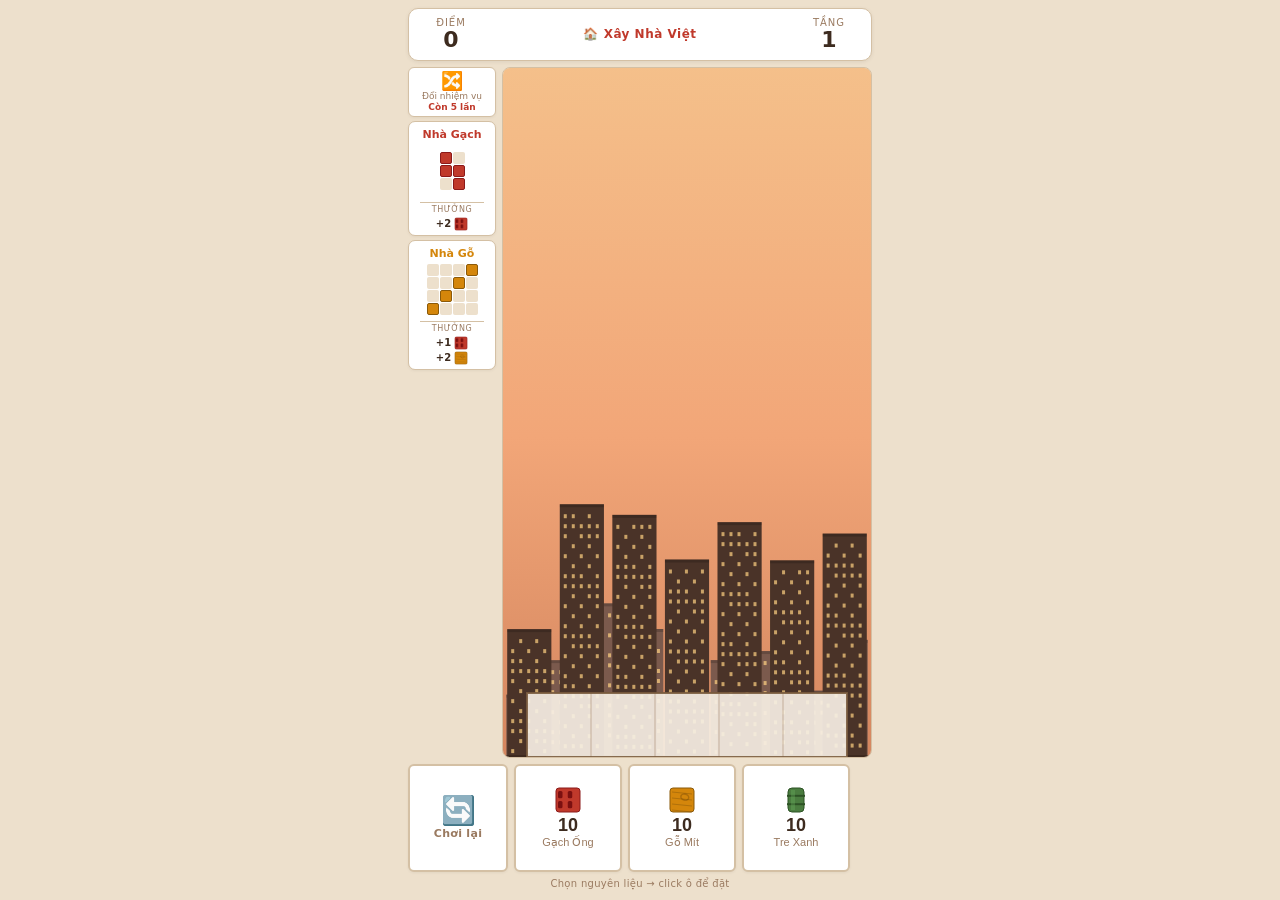
<file: games/cloudscrapers/index.html>
<!DOCTYPE html>
<html lang="vi">
<head>
<meta charset="UTF-8">
<meta name="viewport" content="width=device-width, initial-scale=1.0, maximum-scale=1.0, user-scalable=no">
<title>Xếp Hình Xây Nhà Việt</title>
<style>
*{box-sizing:border-box;margin:0;padding:0}
html,body{height:100%;overflow:hidden;background:#EDE0CC;font-family:system-ui,-apple-system,sans-serif;color:#3D2B1F}

#app{display:flex;flex-direction:column;height:100%;max-width:480px;margin:0 auto;padding:8px;gap:6px}

/* ── Top bar ── */
#topbar{display:flex;justify-content:space-between;align-items:center;padding:8px 12px;background:#fff;border-radius:10px;border:1px solid #D4C0A4;box-shadow:0 1px 4px rgba(0,0,0,0.07)}
.stat-box{text-align:center;min-width:60px}
.stat-label{font-size:10px;color:#9A7A60;letter-spacing:1px;text-transform:uppercase}
.stat-val{font-size:22px;font-weight:800;color:#3D2B1F;line-height:1.1}
#title-badge{font-size:12px;font-weight:700;color:#C0392B;letter-spacing:0.5px;text-align:center;line-height:1.3}

/* ── Main row ── */
#main{display:flex;gap:6px;flex:1;min-height:0}

/* ── Quest panel — [1] half width = 44px ── */
#quest-panel{
  width:88px;flex-shrink:0;
  display:flex;flex-direction:column;gap:4px;
  align-items:stretch;
}
/* [3] Quest reset button at top of panel */
#btn-quest-reset{
  width:100%;padding:4px 3px;
  background:#fff;border:1.5px solid #D4C0A4;border-radius:6px;
  font-size:13px;cursor:pointer;font-family:inherit;
  color:#9A7A60;display:flex;flex-direction:column;align-items:center;gap:1px;
  box-shadow:0 1px 3px rgba(0,0,0,0.05);transition:border-color .12s,background .12s;
  flex-shrink:0;
}
#btn-quest-reset:hover{background:#FFF0EE;border-color:#C0392B;color:#C0392B}
#btn-quest-reset.depleted{opacity:0.38;cursor:not-allowed}
#quest-reset-label{font-size:8px;color:#9A7A60;line-height:1}
#quest-reset-count{font-size:8px;font-weight:700;color:#C0392B;line-height:1}
/* [2] quest cards — 2 by default, flex:1 so they fill space evenly */
.quest-card{
  background:#fff;border:1.5px solid #D4C0A4;border-radius:7px;
  padding:4px 3px;cursor:default;
  box-shadow:0 1px 3px rgba(0,0,0,0.05);
  display:flex;flex-direction:column;align-items:center;gap:1px;
  overflow:hidden;flex-shrink:0;
  transition:opacity .35s ease, border-color .25s ease, background .25s ease, box-shadow .25s ease;
  opacity:1;
}
.quest-card.done{
  border-color:#4A7C3F;background:#EEF5EB;
  box-shadow:0 0 8px rgba(74,124,63,0.3);
}
.quest-card.fading{opacity:0}
.quest-card.hidden{display:none}
.quest-label{font-size:9px;color:#9A7A60;text-transform:uppercase;letter-spacing:0.5px}
.quest-preview{display:flex;flex-direction:column;gap:1px;align-items:center;justify-content:center;width:57px;height:57px;flex-shrink:0}
.quest-row{display:flex;gap:1px}
.quest-cell{width:12px;height:12px;border-radius:2px;background:#EDE0CC}
.quest-cell.filled{border:1px solid rgba(0,0,0,0.1)}
.quest-divider{width:80%;height:1px;background:#D4C0A4;margin:2px 0 1px}
.quest-reward-label{font-size:8px;color:#9A7A60;text-transform:uppercase;letter-spacing:0.5px;margin-bottom:2px}
.quest-reward{font-size:10px;line-height:1.2;text-align:center;display:flex;flex-direction:column;gap:1px;align-items:center;flex-shrink:0}
.reward-row{display:inline-flex;align-items:center;gap:3px}
.reward-icon{display:inline-block;width:14px;height:14px;background-size:contain;background-repeat:no-repeat;background-position:center}

/* ── Playfield ── */
#field-wrap{flex:1;min-width:0;display:flex;flex-direction:column}
#playfield{flex:1;position:relative;min-height:0;border-radius:8px;overflow:hidden;border:1.5px solid #D4C0A4}
#grid-canvas{display:block;width:100%;height:100%}
#overlay-canvas{position:absolute;top:0;left:0;pointer-events:none}

/* ── Bottom row: full width under playfield ── */
#bottom-row{display:flex;gap:6px;align-items:stretch;justify-content:center}

/* Reset game button — same half-size as mat-btn, left side */
#btn-reset{
  display:flex;flex-direction:column;align-items:center;justify-content:center;gap:2px;
  background:#fff;border:2px solid #D4C0A4;border-radius:6px;
  cursor:pointer;font-family:inherit;
  box-shadow:0 1px 3px rgba(0,0,0,0.05);color:#9A7A60;
  transition:border-color .12s,background .12s;
  aspect-ratio:1/1;padding:4px;flex:1;min-width:0;max-width:100px;
}
#btn-reset:hover{background:#FFF0EE;border-color:#C0392B;color:#C0392B}
#btn-reset .reset-icon{font-size:28px;line-height:1}
#btn-reset .reset-label{font-size:11px;font-weight:600;letter-spacing:0.3px}

/* Inventory — square mat buttons, half-size */
#inventory{display:flex;gap:6px;flex:3;min-width:0}
.mat-btn{
  display:flex;flex-direction:column;align-items:center;justify-content:center;gap:2px;
  background:#fff;border:2px solid #D4C0A4;border-radius:6px;
  cursor:pointer;transition:border-color .12s,background .12s;
  aspect-ratio:1/1;flex:1;min-width:0;max-width:108px;
  box-shadow:0 1px 3px rgba(0,0,0,0.05);
  padding:3px;
}
.mat-btn:hover{background:#FDF5EB;border-color:#BFA882}
.mat-btn.selected{border-color:#4A7C3F;background:#EEF5EB;box-shadow:0 0 8px rgba(74,124,63,0.25)}
.mat-btn.empty{opacity:0.38;cursor:not-allowed}
.mat-icon{width:28px;height:28px}
.mat-count{font-size:18px;font-weight:800;color:#3D2B1F;line-height:1}
.mat-name{font-size:11px;color:#9A7A60;text-align:center;line-height:1.2}

/* ── Hint ── */
#hint{font-size:10px;color:#9A7A60;text-align:center;height:14px;letter-spacing:0.3px}

/* ── Toast ── */
#toast{position:fixed;bottom:70px;left:50%;transform:translateX(-50%) translateY(16px);background:#3D2B1F;color:#F5E6C8;font-size:13px;font-weight:700;padding:7px 16px;border-radius:20px;opacity:0;pointer-events:none;transition:opacity .25s,transform .25s;z-index:50;white-space:nowrap}
#toast.show{opacity:1;transform:translateX(-50%) translateY(0)}

/* ── Game over ── */
#gameover{display:none;position:fixed;inset:0;background:rgba(0,0,0,0.5);z-index:100;align-items:center;justify-content:center}
#gameover.show{display:flex}
.go-box{background:#fff;border:2px solid #D4C0A4;border-radius:14px;padding:28px 32px;text-align:center;max-width:300px;box-shadow:0 8px 32px rgba(0,0,0,0.18)}
.go-box h2{font-size:20px;font-weight:800;color:#C0392B;margin-bottom:8px}
.go-box p{font-size:13px;color:#9A7A60;margin-bottom:4px}
.go-score{font-size:44px;font-weight:800;color:#3D2B1F;margin:8px 0}
.go-btn{margin-top:16px;padding:10px 28px;background:#C0392B;color:#fff;font-size:14px;font-weight:700;border:none;border-radius:8px;cursor:pointer;font-family:inherit}
.go-btn:hover{background:#A93226}
</style>
</head>
<body>
<div id="app">

  <!-- Top bar -->
  <div id="topbar">
    <div class="stat-box">
      <div class="stat-label">Điểm</div>
      <div class="stat-val" id="score-val">0</div>
    </div>
    <div id="title-badge">🏠 Xây Nhà Việt</div>
    <div class="stat-box">
      <div class="stat-label">Tầng</div>
      <div class="stat-val" id="floor-val">1</div>
    </div>
  </div>

  <!-- Main: quest panel | grid -->
  <div id="main">
    <!-- [1,2,3] Quest panel: narrow, 2 quests default, reset button on top -->
    <div id="quest-panel">
      <button id="btn-quest-reset" onclick="resetQuests()">
        <span style="font-size:18px;line-height:1">🔀</span>
        <span style="font-size:9px;color:#9A7A60;line-height:1.2">Đổi nhiệm vụ</span>
        <span id="quest-reset-count" style="font-size:9px;color:#C0392B;font-weight:700">Còn 5 lần</span>
      </button>
      <div class="quest-card" id="quest-0"></div>
      <div class="quest-card" id="quest-1"></div>
      <div class="quest-card hidden" id="quest-2"></div>
    </div>

    <div id="field-wrap">
      <div id="playfield">
        <canvas id="grid-canvas"></canvas>
        <canvas id="overlay-canvas"></canvas>
      </div>
    </div>
  </div>

  <!-- Bottom: [5] reset LEFT, inventory RIGHT -->
  <div id="bottom-row">
    <button id="btn-reset" onclick="restartGame()">
      <span class="reset-icon">🔄</span>
      <span class="reset-label">Chơi lại</span>
    </button>
    <div id="inventory">
      <button class="mat-btn" id="btn-gach" onclick="selectMat('gach')">
        <canvas class="mat-icon" id="icon-gach" width="28" height="28"></canvas>
        <div class="mat-count" id="count-gach">10</div>
        <div class="mat-name">Gạch Ống</div>
      </button>
      <button class="mat-btn" id="btn-go" onclick="selectMat('go')">
        <canvas class="mat-icon" id="icon-go" width="28" height="28"></canvas>
        <div class="mat-count" id="count-go">10</div>
        <div class="mat-name">Gỗ Mít</div>
      </button>
      <button class="mat-btn" id="btn-tre" onclick="selectMat('tre')">
        <canvas class="mat-icon" id="icon-tre" width="28" height="28"></canvas>
        <div class="mat-count" id="count-tre">10</div>
        <div class="mat-name">Tre Xanh</div>
      </button>
    </div>
  </div>

  <div id="hint">Chọn nguyên liệu → click ô để đặt</div>
</div>

<div id="toast"></div>
<div id="gameover">
  <div class="go-box">
    <h2>🏠 Kết Thúc!</h2>
    <p>Bạn đã xây được</p>
    <div class="go-score" id="go-score">0</div>
    <p><span id="go-floors">0</span> tầng hoàn thành</p>
    <button class="go-btn" onclick="restartGame()">Chơi lại</button>
  </div>
</div>

<script>
// ── Constants ─────────────────────────────────────────────────────────────────
const COLS = 5;
const INIT_COUNT = 10;
const MAX_QUEST_RESETS = 5;
const MAX_VISIBLE_FLOORS = 6;

const MAT = {
  gach: { name:'Gạch Ống', house:'Nhà Gạch', color:'#C0392B', stroke:'#8B1A1A', light:'#E85B4A', bg:'#7B1010' },
  go:   { name:'Gỗ Mít',   house:'Nhà Gỗ',   color:'#D4860B', stroke:'#8B5A0A', light:'#F0A830', bg:'#5a3a05' },
  tre:  { name:'Tre Xanh', house:'Nhà Tre',  color:'#4A7C3F', stroke:'#2D5225', light:'#6BAE5E', bg:'#1e3d18' },
};
const MAT_KEYS = ['gach','go','tre'];

// All Tetris tetromino orientations — 19 total
// Format [col, row], row 0 = top
const SHAPES = [
  // I — 2 orientations
  { name:'I-h',  cells:[[0,0],[1,0],[2,0],[3,0]] },               // horizontal
  { name:'I-v',  cells:[[0,0],[0,1],[0,2],[0,3]] },               // vertical
  // O — 1 orientation
  { name:'O',    cells:[[0,0],[1,0],[0,1],[1,1]] },
  // T — 4 orientations
  { name:'T-up', cells:[[0,1],[1,1],[2,1],[1,0]] },               // ⊥ pointing up
  { name:'T-rt', cells:[[0,0],[0,1],[0,2],[1,1]] },               // ⊢ pointing right
  { name:'T-dn', cells:[[0,0],[1,0],[2,0],[1,1]] },               // ⊤ pointing down
  { name:'T-lt', cells:[[1,0],[1,1],[1,2],[0,1]] },               // ⊣ pointing left
  // L — 4 orientations
  { name:'L-0',  cells:[[0,0],[0,1],[0,2],[1,2]] },               // ┘ rotated
  { name:'L-1',  cells:[[0,0],[1,0],[2,0],[0,1]] },
  { name:'L-2',  cells:[[0,0],[1,0],[1,1],[1,2]] },
  { name:'L-3',  cells:[[2,0],[0,1],[1,1],[2,1]] },
  // J — 4 orientations (mirror of L)
  { name:'J-0',  cells:[[1,0],[1,1],[0,2],[1,2]] },
  { name:'J-1',  cells:[[0,0],[0,1],[1,1],[2,1]] },
  { name:'J-2',  cells:[[0,0],[1,0],[0,1],[0,2]] },
  { name:'J-3',  cells:[[0,0],[1,0],[2,0],[2,1]] },
  // S — 2 orientations
  { name:'S-h',  cells:[[1,0],[2,0],[0,1],[1,1]] },
  { name:'S-v',  cells:[[0,0],[0,1],[1,1],[1,2]] },
  // Z — 2 orientations
  { name:'Z-h',  cells:[[0,0],[1,0],[1,1],[2,1]] },
  { name:'Z-v',  cells:[[1,0],[0,1],[1,1],[0,2]] },
  // Diagonals — non-Tetris shapes (cells touch only at corners, not edges)
  { name:'Diag4-down-right', cells:[[0,0],[1,1],[2,2],[3,3]] },     // x--- / -x-- / --x- / ---x
  { name:'Diag4-down-left',  cells:[[3,0],[2,1],[1,2],[0,3]] },     // ---x / --x- / -x-- / x---
  { name:'Diag3-down-left',  cells:[[2,0],[1,1],[0,2]] },           // --x / -x- / x--
  { name:'Diag3-down-right', cells:[[0,0],[1,1],[2,2]] },           // x-- / -x- / --x
];

// ── State ─────────────────────────────────────────────────────────────────────
let inventory, selectedMat, grid;
let currentFloor, unlockedFloors, score, quests, questCount, questResetsLeft;
let gameOver, totalFloorsCompleted;
let gc, gctx, oc, octx;
let CELL, GRID_W, GRID_H, OFFSET_X, OFFSET_Y;
let hoverCol=-1, hoverRow=-1, overlayAnims=[];

// ── Coord helpers ─────────────────────────────────────────────────────────────
function visibleFloorCount(){ return Math.min(unlockedFloors, MAX_VISIBLE_FLOORS); }
function lowestVisibleFloor(){ return unlockedFloors - visibleFloorCount() + 1; }
function floorIsVisible(floor){ return floor>=lowestVisibleFloor() && floor<=unlockedFloors; }
function floorToCanvasRow(floor){ return unlockedFloors - floor; }
function canvasRowToFloor(cRow) { return unlockedFloors - cRow; }
function floorToWorldRow(floor) { return floor - 1; }

// ── Boot ──────────────────────────────────────────────────────────────────────
function boot(){
  gc=document.getElementById('grid-canvas');
  oc=document.getElementById('overlay-canvas');
  gctx=gc.getContext('2d'); octx=oc.getContext('2d');
  drawMatIcons();
  buildRewardIconStyles();
  resizeCanvases();
  window.addEventListener('resize', resizeCanvases);
  // iOS Safari: when user switches away and back, viewport may have changed
  // and rAF may have been suspended. Force a refresh on resume.
  document.addEventListener('visibilitychange', ()=>{
    if(!document.hidden) handleResume();
  });
  // Page restore from bfcache (iOS) — re-init render state
  window.addEventListener('pageshow', ()=>handleResume());
  // Some mobile browsers fire focus when returning
  window.addEventListener('focus', ()=>handleResume());
  gc.addEventListener('mousemove', onMouseMove);
  gc.addEventListener('mouseleave', ()=>{hoverCol=-1;hoverRow=-1;});
  gc.addEventListener('click', onGridClick);
  gc.addEventListener('touchend', onTouch, {passive:false});
  initState();
  startLoop();
}

// Re-sync canvas state and ensure render loop is alive after returning from background
let loopAlive=false;
function handleResume(){
  // Re-render offscreen scenes (some browsers blank cached canvases)
  lastBgSig='';
  // Recompute sizes — viewport may have changed during suspension
  resizeCanvases();
  // Restart loop if it died
  startLoop();
}

function startLoop(){
  if(loopAlive) return;
  loopAlive=true;
  requestAnimationFrame(gameLoop);
}

function initState(){
  inventory={gach:INIT_COUNT, go:INIT_COUNT, tre:INIT_COUNT};
  selectedMat=null; currentFloor=1; unlockedFloors=1;
  score=0; quests=[]; questCount=2; questResetsLeft=MAX_QUEST_RESETS;
  gameOver=false; totalFloorsCompleted=0;
  overlayAnims=[]; hoverCol=-1; hoverRow=-1;
  grid=[];
  for(let c=0;c<COLS;c++){grid[c]=[];for(let r=0;r<200;r++) grid[c][r]=null;}
  resizeCanvases();
  generateQuests(2); // always start with 2
  updateInventoryUI();
  updateScoreUI();
  updateQuestResetBtn();
  document.getElementById('floor-val').textContent='1';
  updateHint();
}

function resizeCanvases(){
  const pf=document.getElementById('playfield');
  const wAvail=pf.clientWidth||220, hAvail=pf.clientHeight||360;
  const vis=visibleFloorCount();
  const SIDE_PAD=20;
  const usableW=wAvail-SIDE_PAD*2;
  // Max CELL prevents huge stretching when few floors visible on tall PC screens
  const MAX_CELL=64;
  CELL=Math.floor(Math.min(usableW/COLS, hAvail/Math.max(1,vis), MAX_CELL));
  GRID_W=CELL*COLS; GRID_H=CELL*vis;
  // Canvas fills entire playfield — background covers all, grid drawn at bottom
  gc.width=wAvail; gc.height=hAvail;
  oc.width=wAvail; oc.height=hAvail;
  gc.style.width=wAvail+'px'; gc.style.height=hAvail+'px';
  oc.style.width=wAvail+'px'; oc.style.height=hAvail+'px';
  oc.style.left='0px'; oc.style.top='0px';
  // Grid centered horizontally, anchored to bottom
  OFFSET_X=Math.floor((wAvail-GRID_W)/2);
  OFFSET_Y=hAvail-GRID_H;
}

function canvasToGrid(cx,cy){
  const col=Math.floor((cx-OFFSET_X)/CELL);
  const cRow=Math.floor((cy-OFFSET_Y)/CELL);
  if(col<0||col>=COLS||cRow<0||cRow>=visibleFloorCount()) return null;
  return {col, cRow, floor:canvasRowToFloor(cRow)};
}

// ── Icons ─────────────────────────────────────────────────────────────────────
function drawMatIcons(){
  drawGachIcon(document.getElementById('icon-gach').getContext('2d'),28);
  drawGoIcon  (document.getElementById('icon-go'  ).getContext('2d'),28);
  drawTreIcon (document.getElementById('icon-tre' ).getContext('2d'),28);
}

// Build small icon data URLs for reward display
function buildRewardIconStyles(){
  const drawers={gach:drawGachIcon, go:drawGoIcon, tre:drawTreIcon};
  const css=[];
  for(const k of MAT_KEYS){
    const cv=document.createElement('canvas');cv.width=32;cv.height=32;
    drawers[k](cv.getContext('2d'),32);
    const url=cv.toDataURL('image/png');
    css.push(`.reward-icon[data-mat="${k}"]{background-image:url('${url}')}`);
  }
  const styleEl=document.createElement('style');
  styleEl.textContent=css.join('\n');
  document.head.appendChild(styleEl);
}
function roundRect(ctx,x,y,w,h,r){
  ctx.beginPath();ctx.moveTo(x+r,y);ctx.lineTo(x+w-r,y);ctx.quadraticCurveTo(x+w,y,x+w,y+r);
  ctx.lineTo(x+w,y+h-r);ctx.quadraticCurveTo(x+w,y+h,x+w-r,y+h);
  ctx.lineTo(x+r,y+h);ctx.quadraticCurveTo(x,y+h,x,y+h-r);
  ctx.lineTo(x,y+r);ctx.quadraticCurveTo(x,y,x+r,y);ctx.closePath();
}
function drawGachIcon(ctx,s){
  ctx.clearRect(0,0,s,s);
  ctx.fillStyle='#C0392B';roundRect(ctx,2,2,s-4,s-4,3);ctx.fill();
  ctx.strokeStyle='#8B1A1A';ctx.lineWidth=1;roundRect(ctx,2,2,s-4,s-4,3);ctx.stroke();
  ctx.fillStyle='#7B1010';
  const hw=(s-10)/4,hh=(s-10)/2.5,hx=[4,s/2-hw/2+2],hy=[5,s/2+1];
  for(let rx=0;rx<2;rx++) for(let ry=0;ry<2;ry++){roundRect(ctx,hx[rx],hy[ry],hw,hh,1.5);ctx.fill();}
}
function drawGoIcon(ctx,s){
  ctx.clearRect(0,0,s,s);
  ctx.fillStyle='#D4860B';roundRect(ctx,2,2,s-4,s-4,3);ctx.fill();
  ctx.strokeStyle='#8B5A0A';ctx.lineWidth=1;roundRect(ctx,2,2,s-4,s-4,3);ctx.stroke();
  ctx.strokeStyle='rgba(139,90,10,0.5)';ctx.lineWidth=1;
  for(let i=0;i<4;i++){const y=6+i*6;ctx.beginPath();ctx.moveTo(4,y);ctx.lineTo(s-4,y+2);ctx.stroke();}
  ctx.strokeStyle='rgba(100,60,5,0.35)';ctx.lineWidth=1.5;
  ctx.beginPath();ctx.ellipse(s*0.6,s*0.4,4,3,0.3,0,Math.PI*2);ctx.stroke();
}
function drawTreIcon(ctx,s){
  ctx.clearRect(0,0,s,s);
  ctx.fillStyle='#4A7C3F';roundRect(ctx,6,2,s-12,s-4,4);ctx.fill();
  ctx.strokeStyle='#2D5225';ctx.lineWidth=1;roundRect(ctx,6,2,s-12,s-4,4);ctx.stroke();
  ctx.strokeStyle='#2D5225';ctx.lineWidth=2;
  [s*0.35,s*0.65].forEach(y=>{ctx.beginPath();ctx.moveTo(5,y);ctx.lineTo(s-5,y);ctx.stroke();});
  ctx.fillStyle='rgba(107,174,94,0.35)';ctx.fillRect(9,4,4,s-8);
}

// ── Draw cell ─────────────────────────────────────────────────────────────────
function drawCell(ctx,px,py,size,matKey,alpha){
  alpha=alpha===undefined?1:alpha;
  const m=MAT[matKey];ctx.save();ctx.globalAlpha=alpha;
  const pad=2,r=3;
  ctx.fillStyle=m.color;roundRect(ctx,px+pad,py+pad,size-pad*2,size-pad*2,r);ctx.fill();
  ctx.strokeStyle=m.stroke;ctx.lineWidth=1.5;roundRect(ctx,px+pad,py+pad,size-pad*2,size-pad*2,r);ctx.stroke();
  if(matKey==='gach'){
    ctx.fillStyle=m.bg;
    const hw=Math.max(3,(size-14)/2),hh=Math.max(3,(size-12)/2);
    const xs=[px+pad+3,px+size/2+1],ys=[py+pad+3,py+size/2+1];
    for(let rx=0;rx<2;rx++) for(let ry=0;ry<2;ry++){
      if(xs[rx]+hw<px+size-pad&&ys[ry]+hh<py+size-pad){roundRect(ctx,xs[rx],ys[ry],hw,hh,1.5);ctx.fill();}
    }
  } else if(matKey==='go'){
    ctx.strokeStyle='rgba(139,90,10,0.4)';ctx.lineWidth=0.8;
    for(let i=0;i<3;i++){const ly=py+pad+3+i*((size-pad*2-6)/3);ctx.beginPath();ctx.moveTo(px+pad+2,ly);ctx.lineTo(px+size-pad-2,ly+1.5);ctx.stroke();}
  } else if(matKey==='tre'){
    ctx.strokeStyle=m.stroke;ctx.lineWidth=1.5;
    [py+size*0.35,py+size*0.65].forEach(ny=>{ctx.beginPath();ctx.moveTo(px+pad+2,ny);ctx.lineTo(px+size-pad-2,ny);ctx.stroke();});
    ctx.fillStyle='rgba(107,174,94,0.28)';ctx.fillRect(px+size/2-size*0.08,py+pad+2,size*0.14,size-pad*2-4);
  }
  ctx.fillStyle='rgba(255,255,255,0.13)';ctx.fillRect(px+pad+2,py+pad+2,size-pad*2-4,2);
  ctx.restore();
}

// ── Background scenes — Option A: fixed images, scroll camera ─────────────────
// Each scene is pre-rendered ONCE to an offscreen canvas:
//   City:   exactly FLOORS_PER_SCENE * CELL tall, floor 1 at BOTTOM, floor 20 at TOP
//   Clouds: same, floor 21 at bottom, floor 40 at top
//   Space:  same, floor 41 at bottom, floor 60 at top (tile upward for higher floors)
// drawBackground just blits the visible slice of each scene.

const FLOORS_PER_SCENE = 20;
let sceneCanvases = [null, null, null]; // [city, cloud, space]
let lastBgSig = '';

function ensureSceneCanvases(w){
  const sig = w + ':' + CELL;
  if(sig === lastBgSig && sceneCanvases[0]) return;
  lastBgSig = sig;
  const sceneH = FLOORS_PER_SCENE * CELL;
  // City
  sceneCanvases[0] = renderCity(w, sceneH);
  // Cloud
  sceneCanvases[1] = renderCloud(w, sceneH);
  // Space
  sceneCanvases[2] = renderSpace(w, sceneH);
}

function makeOffscreen(w, h){
  const cv = document.createElement('canvas');
  cv.width = w; cv.height = h;
  return cv;
}

// City: floor 1 at bottom (worldY=0 inside scene canvas → canvas bottom)
function renderCity(w, h){
  const cv = makeOffscreen(w, h);
  const ctx = cv.getContext('2d');
  // Sky gradient: dawn at bottom warming to lighter blue toward top
  const g = ctx.createLinearGradient(0, 0, 0, h);
  g.addColorStop(0, '#9DC4E8');    // top of scene (floor 20) — daylight sky
  g.addColorStop(0.4, '#F5C58E');
  g.addColorStop(0.75, '#F2A678');
  g.addColorStop(1, '#D4865F');    // bottom (floor 1) — warm horizon
  ctx.fillStyle = g; ctx.fillRect(0, 0, w, h);

  // Sun in upper area
  ctx.fillStyle = 'rgba(255,225,160,0.85)';
  ctx.beginPath(); ctx.arc(w*0.78, h*0.18, 16, 0, Math.PI*2); ctx.fill();
  ctx.fillStyle = 'rgba(255,225,160,0.3)';
  ctx.beginPath(); ctx.arc(w*0.78, h*0.18, 26, 0, Math.PI*2); ctx.fill();

  // Buildings: drawn at canvas BOTTOM, with varying heights up the canvas
  // Two parallax rows
  const rows = [
    { color: '#7B5A4D', count: 9, hMin: 60, hMax: 180 },
    { color: '#4A3328', count: 7, hMin: 100, hMax: 280 },
  ];
  for(const row of rows){
    const colW = w / row.count;
    for(let i=0; i<row.count; i++){
      const seed = Math.sin(i*12.9898 + row.count*7.1) * 43758.5453;
      const r = seed - Math.floor(seed);
      const bh = row.hMin + r * (row.hMax - row.hMin);
      const bx = i * colW + colW * 0.08;
      const bw = colW * 0.84;
      const by = h - bh;
      ctx.fillStyle = row.color;
      ctx.fillRect(bx, by, bw, bh);
      // Roof detail
      ctx.fillStyle = 'rgba(0,0,0,0.18)';
      ctx.fillRect(bx, by, bw, 3);
      // Windows
      ctx.fillStyle = 'rgba(255,210,130,0.7)';
      for(let wy=10; wy<bh-6; wy+=10){
        for(let wx=4; wx<bw-4; wx+=8){
          if((wx+wy+i*3)%17 < 11) ctx.fillRect(bx+wx, by+wy, 3, 4);
        }
      }
    }
  }
  // Ground line (floor 1 reference)
  ctx.fillStyle = 'rgba(40,25,15,0.4)';
  ctx.fillRect(0, h-2, w, 2);
  return cv;
}

function renderCloud(w, h){
  const cv = makeOffscreen(w, h);
  const ctx = cv.getContext('2d');
  // Sky: lighter at top (higher altitude), denser blue at bottom
  const g = ctx.createLinearGradient(0, 0, 0, h);
  g.addColorStop(0, '#7BB5D8');    // top — deeper blue (higher up)
  g.addColorStop(1, '#C8E0EC');    // bottom — pale blue (just above city)
  ctx.fillStyle = g; ctx.fillRect(0, 0, w, h);

  // Clouds at fixed positions across the 20-floor band
  const clouds = 18;
  for(let i=0; i<clouds; i++){
    const sx = (Math.sin(i*78.233)*43758.5453) % 1;
    const sy = (Math.sin(i*17.4 + 3)*23421.1) % 1;
    const rx = ((sx+1)%1) * w;
    const ry = ((sy+1)%1) * h;
    const cs = 16 + ((Math.sin(i*5.3)+1)*0.5) * 16;
    ctx.fillStyle = 'rgba(255,255,255,0.88)';
    ctx.beginPath();
    ctx.arc(rx, ry, cs, 0, Math.PI*2);
    ctx.arc(rx + cs*0.7, ry + 2, cs*0.85, 0, Math.PI*2);
    ctx.arc(rx - cs*0.7, ry + 3, cs*0.75, 0, Math.PI*2);
    ctx.arc(rx + cs*0.3, ry - cs*0.5, cs*0.65, 0, Math.PI*2);
    ctx.fill();
    // soft shadow underneath
    ctx.fillStyle = 'rgba(180,200,220,0.25)';
    ctx.beginPath();
    ctx.ellipse(rx, ry + cs*0.6, cs*1.2, cs*0.3, 0, 0, Math.PI*2);
    ctx.fill();
  }
  return cv;
}

function renderSpace(w, h){
  const cv = makeOffscreen(w, h);
  const ctx = cv.getContext('2d');
  // Deep space gradient
  const g = ctx.createLinearGradient(0, 0, 0, h);
  g.addColorStop(0, '#070620');
  g.addColorStop(1, '#1A1450');
  ctx.fillStyle = g; ctx.fillRect(0, 0, w, h);

  // Stars
  for(let i=0; i<120; i++){
    const sx = (Math.sin(i*12.9898 + 1.3)*43758.5453) % 1;
    const sy = (Math.sin(i*78.233 + 0.7)*12345.6) % 1;
    const rx = ((sx+1)%1) * w;
    const ry = ((sy+1)%1) * h;
    const tw = ((Math.sin(i*1.7)+1)*0.5);
    const sz = 1 + (Math.sin(i*3.1)+1)*0.4;
    ctx.fillStyle = `rgba(255,255,255,${0.5 + tw*0.5})`;
    ctx.fillRect(rx, ry, sz, sz);
  }
  // Nebula glow 1
  const ng = ctx.createRadialGradient(w*0.7, h*0.3, 5, w*0.7, h*0.3, Math.max(80, h*0.18));
  ng.addColorStop(0, 'rgba(180,120,220,0.4)');
  ng.addColorStop(1, 'rgba(180,120,220,0)');
  ctx.fillStyle = ng; ctx.fillRect(0, 0, w, h);
  // Nebula glow 2
  const ng2 = ctx.createRadialGradient(w*0.25, h*0.65, 5, w*0.25, h*0.65, Math.max(70, h*0.15));
  ng2.addColorStop(0, 'rgba(80,180,220,0.35)');
  ng2.addColorStop(1, 'rgba(80,180,220,0)');
  ctx.fillStyle = ng2; ctx.fillRect(0, 0, w, h);
  // Small planet
  ctx.fillStyle = '#D4A574';
  ctx.beginPath(); ctx.arc(w*0.85, h*0.7, 12, 0, Math.PI*2); ctx.fill();
  ctx.fillStyle = 'rgba(180,120,80,0.6)';
  ctx.beginPath(); ctx.arc(w*0.85, h*0.7, 12, 0, Math.PI*2); ctx.fill();
  ctx.fillStyle = 'rgba(255,255,255,0.2)';
  ctx.beginPath(); ctx.arc(w*0.82, h*0.68, 5, 0, Math.PI*2); ctx.fill();
  return cv;
}

function drawBackground(ctx, w, h){
  ensureSceneCanvases(w);
  // World Y: 0 = floor 1 bottom. Each floor = CELL pixels going UP.
  // Camera bottom worldY = (lowestVisibleFloor - 1) * CELL
  const camY = (lowestVisibleFloor() - 1) * CELL;
  const sceneH = FLOORS_PER_SCENE * CELL;
  // Visible worldY range [camY, camY+h]
  // For each scene index, scene occupies worldY [sceneIdx*sceneH, (sceneIdx+1)*sceneH]
  // (space scene tiles upward indefinitely for higher floors)
  // Convert worldY to canvasY: canvasY = h - (worldY - camY)

  // We render at most 4 scene tiles: city, cloud, then space possibly tiled twice
  const yTopWorld = camY + h;

  // City + cloud (one each)
  for(let sceneIdx=0; sceneIdx<2; sceneIdx++){
    const sBotW = sceneIdx * sceneH;
    const sTopW = (sceneIdx+1) * sceneH;
    if(sTopW <= camY || sBotW >= yTopWorld) continue;
    blitScene(ctx, sceneCanvases[sceneIdx], sBotW, sTopW, camY, h);
  }
  // Space scene, tile upward starting at sceneIdx=2
  let sceneIdx = 2;
  while(true){
    const sBotW = sceneIdx * sceneH;
    const sTopW = (sceneIdx+1) * sceneH;
    if(sBotW >= yTopWorld) break;
    if(sTopW > camY){
      blitScene(ctx, sceneCanvases[2], sBotW, sTopW, camY, h);
    }
    sceneIdx++;
    if(sceneIdx > 200) break; // safety
  }
}

// Blit a scene canvas (which spans worldY [sBotW, sTopW]) to the screen.
// Inside scene canvas: y=0 is TOP (worldY = sTopW), y=h_scene is BOTTOM (worldY = sBotW).
function blitScene(ctx, sceneCanvas, sBotW, sTopW, camY, screenH){
  const sceneCanvasH = sceneCanvas.height;
  // Visible worldY range on screen: [camY, camY+screenH]
  // Clamp to scene range
  const visBotW = Math.max(camY, sBotW);
  const visTopW = Math.min(camY + screenH, sTopW);
  if(visTopW <= visBotW) return;
  // In source canvas coords: srcY=0 is at worldY=sTopW
  // srcY of visTopW = sTopW - visTopW
  // srcY of visBotW = sTopW - visBotW
  const srcYTop = sTopW - visTopW;
  const srcH    = visTopW - visBotW;
  // On screen: canvasY of visTopW = screenH - (visTopW - camY)
  const dstY = screenH - (visTopW - camY);
  ctx.drawImage(sceneCanvas, 0, srcYTop, sceneCanvas.width, srcH, 0, dstY, sceneCanvas.width, srcH);
}

// ── Grid render ───────────────────────────────────────────────────────────────
function drawGrid(){
  const w=gc.width,h=gc.height;
  gctx.clearRect(0,0,w,h);
  drawBackground(gctx,w,h);
  const lowVis=lowestVisibleFloor(), visCount=visibleFloorCount();
  // Solid base layer behind the grid so backgrounds (esp. dark space) don't bleed through.
  gctx.fillStyle='rgba(253,248,242,0.88)';
  gctx.fillRect(OFFSET_X,OFFSET_Y,GRID_W,GRID_H);
  for(let floor=lowVis;floor<=unlockedFloors;floor++){
    const cRow=floorToCanvasRow(floor),py=OFFSET_Y+cRow*CELL;
    gctx.fillStyle=floor%2===0?'rgba(215,195,168,0.45)':'rgba(235,222,204,0.35)';
    gctx.fillRect(OFFSET_X,py,GRID_W,CELL);
  }
  gctx.strokeStyle='rgba(155,125,90,0.7)';gctx.lineWidth=0.7;
  for(let c=0;c<=COLS;c++){gctx.beginPath();gctx.moveTo(OFFSET_X+c*CELL,OFFSET_Y);gctx.lineTo(OFFSET_X+c*CELL,OFFSET_Y+GRID_H);gctx.stroke();}
  for(let r=0;r<=visCount;r++){gctx.beginPath();gctx.moveTo(OFFSET_X,OFFSET_Y+r*CELL);gctx.lineTo(OFFSET_X+GRID_W,OFFSET_Y+r*CELL);gctx.stroke();}
  gctx.strokeStyle='rgba(120,90,60,0.85)';gctx.lineWidth=2;gctx.strokeRect(OFFSET_X,OFFSET_Y,GRID_W,GRID_H);
  // Highlight unfilled visible floors with a subtle green tint when a material is selected
  if(selectedMat){
    for(let f=lowVis;f<=unlockedFloors;f++){
      if(getFloorFill(f)<5){
        const cR=floorToCanvasRow(f),pY=OFFSET_Y+cR*CELL;
        gctx.fillStyle='rgba(74,124,63,0.04)';
        gctx.fillRect(OFFSET_X,pY,GRID_W,CELL);
      }
    }
  }
  for(let floor=lowVis;floor<=unlockedFloors;floor++){
    const cRow=floorToCanvasRow(floor),wRow=floorToWorldRow(floor),py=OFFSET_Y+cRow*CELL;
    for(let col=0;col<COLS;col++){const mat=grid[col][wRow];if(mat) drawCell(gctx,OFFSET_X+col*CELL,py,CELL,mat);}
  }
  if(hoverCol>=0&&hoverRow>=0&&selectedMat&&!gameOver){
    const floor=canvasRowToFloor(hoverRow);
    if(floorIsVisible(floor)&&!grid[hoverCol][floorToWorldRow(floor)])
      drawCell(gctx,OFFSET_X+hoverCol*CELL,OFFSET_Y+hoverRow*CELL,CELL,selectedMat,0.38);
  }
}

// ── Overlay anim ──────────────────────────────────────────────────────────────
function drawOverlay(){
  octx.clearRect(0,0,oc.width,oc.height);
  overlayAnims=overlayAnims.filter(a=>a.t<a.maxT);
  for(const anim of overlayAnims){
    const progress=anim.t/anim.maxT;
    for(const [col,floor] of anim.cells){
      if(!floorIsVisible(floor)) continue;
      const cRow=floorToCanvasRow(floor);
      const px=OFFSET_X+col*CELL,py=OFFSET_Y+cRow*CELL;
      const alpha=progress<0.3?progress/0.3:1-(progress-0.3)/0.7;
      octx.save();octx.globalAlpha=alpha*0.8;octx.strokeStyle=anim.color;octx.lineWidth=3;
      roundRect(octx,px+2,py+2,CELL-4,CELL-4,4);octx.stroke();
      octx.globalAlpha=alpha*0.22;octx.fillStyle=anim.color;
      roundRect(octx,px+2,py+2,CELL-4,CELL-4,4);octx.fill();
      octx.restore();
    }
    anim.t++;
  }
}

// ── Input ─────────────────────────────────────────────────────────────────────
function onMouseMove(e){
  const r=gc.getBoundingClientRect();
  const pos=canvasToGrid((e.clientX-r.left)*(gc.width/r.width),(e.clientY-r.top)*(gc.height/r.height));
  if(pos){hoverCol=pos.col;hoverRow=pos.cRow;}else{hoverCol=-1;hoverRow=-1;}
}
function onTouch(e){
  e.preventDefault();const r=gc.getBoundingClientRect();const t=e.changedTouches[0];
  const pos=canvasToGrid((t.clientX-r.left)*(gc.width/r.width),(t.clientY-r.top)*(gc.height/r.height));
  if(pos) placeTile(pos.col,pos.floor);
}
function onGridClick(e){
  const r=gc.getBoundingClientRect();
  const pos=canvasToGrid((e.clientX-r.left)*(gc.width/r.width),(e.clientY-r.top)*(gc.height/r.height));
  if(pos) placeTile(pos.col,pos.floor);
}
function selectMat(key){
  if(inventory[key]<=0) return;
  selectedMat=selectedMat===key?null:key;
  MAT_KEYS.forEach(k=>document.getElementById('btn-'+k).classList.toggle('selected',selectedMat===k));
  updateHint();
}

// ── Placement ─────────────────────────────────────────────────────────────────
function placeTile(col,floor){
  if(gameOver) return;
  if(!selectedMat){showToast('Chọn nguyên liệu trước!');return;}
  if(inventory[selectedMat]<=0){showToast('Hết '+MAT[selectedMat].name+'!');return;}
  if(col<0||col>=COLS) return;
  if(!floorIsVisible(floor)){showToast(floor<lowestVisibleFloor()?'Tầng này đã đóng!':'Tầng này chưa mở khoá!');return;}
  const wRow=floorToWorldRow(floor);
  if(grid[col][wRow]){showToast('Ô này đã có gạch!');return;}
  grid[col][wRow]=selectedMat;
  inventory[selectedMat]--;
  updateInventoryUI();
  checkQuestsOnPlacement(col,floor,selectedMat);
  checkFloorCompletion();
  if(inventory.gach+inventory.go+inventory.tre===0){triggerGameOver();return;}
  if(inventory[selectedMat]<=0){selectedMat=null;MAT_KEYS.forEach(k=>document.getElementById('btn-'+k).classList.remove('selected'));}
  updateHint();
}

// ── Shape detection ───────────────────────────────────────────────────────────
// Try to fit a shape onto the grid such that one of its cells lands at
// (placeCol, placeFloor) and all shape cells exist on grid with the given mat.
// Shape coords: (sx, sy) with sy=0 at TOP. Grid floor=1 is BOTTOM.
// Returns array of [col, floor] cells if fit found, else null.
function tryFitShape(shapeCells, placeCol, placeFloor, mat){
  for(const [ax, ay] of shapeCells){
    // Anchor: shape cell (ax, ay) maps to grid (placeCol, placeFloor)
    const fitCells=[];
    let ok=true;
    for(const [sx, sy] of shapeCells){
      const tCol = sx + (placeCol - ax);
      // Shape sy increases DOWN, grid floor increases UP → invert
      const tFloor = (ay - sy) + placeFloor;
      if(tCol<0 || tCol>=COLS || tFloor<1 || tFloor>unlockedFloors){ok=false;break;}
      if(grid[tCol][floorToWorldRow(tFloor)] !== mat){ok=false;break;}
      fitCells.push([tCol, tFloor]);
    }
    if(ok) return fitCells;
  }
  return null;
}

// ── Quest logic ───────────────────────────────────────────────────────────────
function generateQuests(count){
  // count: how many slots to fill (2 or 3)
  questCount=count;
  quests=[];
  for(let i=0;i<3;i++) quests.push(i<count?genOneQuest():null);
  renderQuestUI();
}

// Shape pools split for weighted random:
//   Tetris (19 shapes): 70%  — picked uniformly among them
//   Diag3  (2 shapes):  20%  — picked uniformly among them
//   Diag4  (2 shapes):  10%  — picked uniformly among them
function pickShape(){
  const tetris = SHAPES.filter(s => !s.name.startsWith('Diag'));
  const diag3  = SHAPES.filter(s => s.name.startsWith('Diag3'));
  const diag4  = SHAPES.filter(s => s.name.startsWith('Diag4'));
  const r = Math.random();
  let pool;
  if(r < 0.70) pool = tetris;        // 0.00 – 0.70  → 70%
  else if(r < 0.90) pool = diag3;    // 0.70 – 0.90  → 20%
  else pool = diag4;                  // 0.90 – 1.00  → 10%
  return pool[Math.floor(Math.random() * pool.length)];
}

function genOneQuest(){
  const shape=pickShape();
  const mat=MAT_KEYS[Math.floor(Math.random()*MAT_KEYS.length)];
  const reward=generateReward();
  return {shape,mat,reward,done:false};
}

// Reward generation — tiered by player progress (uses currentFloor as reference).
// Average reward per quest (E):
//   Tier 1, floors 1-30:  E ~ 2.70  — generous, helps weak players reach floor 30
//   Tier 2, floors 31-45: E ~ 2.20  — medium, paces medium players to floor 45
//   Tier 3, floors 46+:   E ~ 1.65  — sparse, caps strong players near floor 60
function generateReward(){
  // Reference floor = the highest unlocked floor (player's current ceiling)
  const f = unlockedFloors;
  let pTwoTypes, pTwoUnits;
  if(f <= 30){
    // Tier 1: numTypes 1=20%, 2=80% | qty 1=50%, 2=50%
    pTwoTypes = 0.80;
    pTwoUnits = 0.50;
  } else if(f <= 45){
    // Tier 2: numTypes 1=30%, 2=70% | qty 1=70%, 2=30%
    pTwoTypes = 0.70;
    pTwoUnits = 0.30;
  } else {
    // Tier 3: numTypes 1=55%, 2=45% | qty 1=85%, 2=15%
    pTwoTypes = 0.45;
    pTwoUnits = 0.15;
  }
  const numTypes = Math.random() < pTwoTypes ? 2 : 1;
  const shuffled = [...MAT_KEYS].sort(()=>Math.random()-0.5).slice(0, numTypes);
  const reward = {};
  shuffled.forEach(k => {
    reward[k] = Math.random() < pTwoUnits ? 2 : 1;
  });
  return reward;
}

// [3] Reset quests button: 5 uses max, 80% → 2 quests, 20% → 3 quests
function resetQuests(){
  if(questResetsLeft<=0){showToast('Hết lượt reset nhiệm vụ!');return;}
  questResetsLeft--;
  const newCount=Math.random()<0.2?3:2;
  generateQuests(newCount);
  updateQuestResetBtn();
  showToast(newCount===3?'🎉 May mắn! 3 nhiệm vụ mới!':'🔀 Đã reset nhiệm vụ (còn '+questResetsLeft+' lần)');
}

function updateQuestResetBtn(){
  const btn=document.getElementById('btn-quest-reset');
  const cnt=document.getElementById('quest-reset-count');
  cnt.textContent='Còn '+questResetsLeft+' lần';
  btn.classList.toggle('depleted',questResetsLeft<=0);
}

function checkQuestsOnPlacement(col,floor,mat){
  for(let i=0;i<quests.length;i++){
    const q=quests[i];
    if(!q||q.done||q.mat!==mat) continue;
    const fit=tryFitShape(q.shape.cells, col, floor, mat);
    if(!fit) continue;
    q.done=true;
    const rewardStr=Object.entries(q.reward).map(([k,v])=>'+'+v+' '+MAT[k].name).join(', ');
    showToast('✅ Quest xong! '+rewardStr);
    Object.entries(q.reward).forEach(([k,v])=>{inventory[k]=Math.min(99,inventory[k]+v);});
    updateInventoryUI();
    overlayAnims.push({cells:fit,color:MAT[mat].light,t:0,maxT:45});
    // Animation sequence: green highlight → fade out → swap quest → fade in
    const idx=i;
    renderQuestUI(); // shows green "done" state immediately
    setTimeout(()=>{
      // fade out
      const el=document.getElementById('quest-'+idx);
      if(el) el.classList.add('fading');
    }, 650);
    setTimeout(()=>{
      // swap to new quest (starts hidden via fading), then fade in
      quests[idx]=genOneQuest();
      renderQuestUI();
      const el=document.getElementById('quest-'+idx);
      if(el){
        el.classList.add('fading'); // start invisible
        // force reflow so transition triggers
        void el.offsetWidth;
        el.classList.remove('fading');
      }
    }, 1050);
  }
  recalcScore();
}

function renderQuestUI(){
  for(let i=0;i<3;i++){
    const q=quests[i];
    const el=document.getElementById('quest-'+i);
    // [2] hide slot if quest is null (only 2 active)
    if(!q){el.className='quest-card hidden';el.innerHTML='';continue;}
    el.className='quest-card'+(q.done?' done':'');
    const m=MAT[q.mat];
    const cells=q.shape.cells;
    const maxC=Math.max(...cells.map(([c])=>c))+1;
    const maxR=Math.max(...cells.map(([,r])=>r))+1;
    const cellSet=new Set(cells.map(([c,r])=>c+','+r));
    let prev='<div class="quest-preview">';
    for(let r=0;r<maxR;r++){
      prev+='<div class="quest-row">';
      for(let c=0;c<maxC;c++){
        const f=cellSet.has(c+','+r);
        prev+=`<div class="quest-cell ${f?'filled':''}" style="${f?'background:'+m.color+';border-color:'+m.stroke:''}"></div>`;
      }
      prev+='</div>';
    }
    prev+='</div>';
    const rwdHTML=Object.entries(q.reward)
      .map(([k,v])=>`<span class="reward-row"><span style="color:#3D2B1F;font-weight:700">+${v}</span><span class="reward-icon" data-mat="${k}"></span></span>`)
      .join('');
    el.innerHTML=`
      <div style="font-size:11px;color:${m.color};font-weight:700;line-height:1.2;margin-top:2px">${m.house}</div>
      ${prev}
      <div class="quest-divider"></div>
      <div class="quest-reward-label">Thưởng</div>
      <div class="quest-reward">${rwdHTML}</div>`;
  }
}

// ── Floor logic ───────────────────────────────────────────────────────────────
function getFloorFill(floor){
  const wRow=floorToWorldRow(floor);let n=0;
  for(let c=0;c<COLS;c++) if(grid[c][wRow]) n++;
  return n;
}
function checkFloorCompletion(){
  recalcScore();
  // Unlock a new floor when the topmost unlocked floor first reaches >=3 fill.
  const topFill=getFloorFill(unlockedFloors);
  if(topFill>=3){
    totalFloorsCompleted=Math.max(totalFloorsCompleted,unlockedFloors);
    unlockedFloors++;
    currentFloor=unlockedFloors;
    resizeCanvases();
    showToast('🏗️ Mở khoá Tầng '+unlockedFloors+'!');
    document.getElementById('floor-val').textContent=unlockedFloors;
  }
}
function recalcScore(){
  let s=0;
  for(let floor=1;floor<=unlockedFloors;floor++){
    const wRow=floorToWorldRow(floor);let n=0;
    for(let c=0;c<COLS;c++) if(grid[c]&&grid[c][wRow]) n++;
    s+=n*floor;
  }
  score=s;updateScoreUI();
}

// ── UI ────────────────────────────────────────────────────────────────────────
function updateScoreUI(){document.getElementById('score-val').textContent=score;}
function updateInventoryUI(){
  MAT_KEYS.forEach(k=>{
    document.getElementById('count-'+k).textContent=inventory[k];
    document.getElementById('btn-'+k).classList.toggle('empty',inventory[k]<=0);
  });
}
function updateHint(){
  document.getElementById('hint').textContent=
    selectedMat?`Đặt ${MAT[selectedMat].name} — click ô trống bất kỳ`:'Chọn nguyên liệu → click ô để đặt';
}

// ── Toast ─────────────────────────────────────────────────────────────────────
let toastTimer=null;
function showToast(msg){
  const t=document.getElementById('toast');t.textContent=msg;t.classList.add('show');
  if(toastTimer) clearTimeout(toastTimer);
  toastTimer=setTimeout(()=>t.classList.remove('show'),2200);
}

// ── Game over ─────────────────────────────────────────────────────────────────
function triggerGameOver(){
  gameOver=true;
  document.getElementById('go-score').textContent=score;
  document.getElementById('go-floors').textContent=totalFloorsCompleted;
  document.getElementById('gameover').classList.add('show');
}
function restartGame(){
  MAT_KEYS.forEach(k=>document.getElementById('btn-'+k).classList.remove('selected'));
  document.getElementById('gameover').classList.remove('show');
  initState();
}

// ── Loop ──────────────────────────────────────────────────────────────────────
function gameLoop(){
  try{
    // If canvas got zeroed out (rare on mobile resume), force resize
    if(gc.width===0 || gc.height===0){ resizeCanvases(); }
    drawGrid();
    drawOverlay();
  }catch(e){
    // Don't let a transient error kill the loop
    console.error('gameLoop error:', e);
  }
  requestAnimationFrame(gameLoop);
}
window.addEventListener('load',boot);
</script>
</body>
</html>
</file>
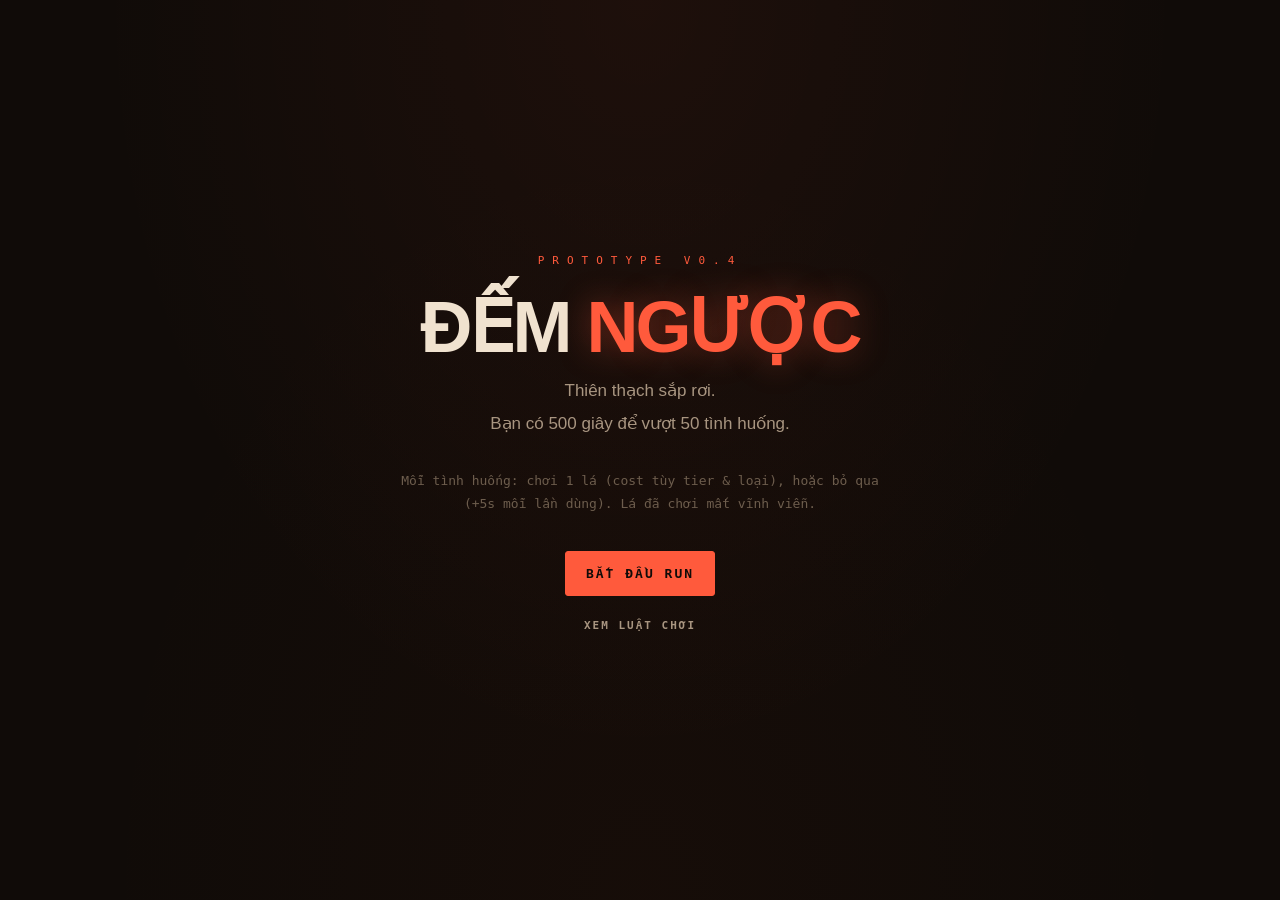
<file: games/countdown_rouge/index.html>
<!DOCTYPE html>
<html lang="vi">
<head>
<meta charset="UTF-8">
<meta name="viewport" content="width=device-width, initial-scale=1.0, viewport-fit=cover">
<title>Đếm Ngược — Prototype</title>
<style>
  :root {
    --bg: #100b08;
    --surface: #1c1410;
    --surface-2: #251a14;
    --paper: #ede0c8;
    --paper-shadow: #c4b596;
    --ink: #2a1f15;
    --ink-light: #5a4a3a;
    --text: #f0e2cf;
    --text-dim: #a89580;
    --text-faint: #6d5d4d;
    --warning: #ff5a3c;
    --warning-glow: rgba(255,90,60,0.4);
    --amber: #ffcf6b;
    --critical: #ff2010;
    --divider: #2d2218;
    --ok: #8aa867;
    --tier1: #c8b48a;
    --tier2: #8ab4c8;
    --tier3: #c8a03c;
  }
  *{box-sizing:border-box;margin:0;padding:0}
  button, .card, .pick-card, .substat.clickable, .modal-close, .modal-backdrop{-webkit-tap-highlight-color:transparent;touch-action:manipulation;-webkit-user-select:none;user-select:none}
  button:active:not(:disabled), .card:active:not(.empty), .pick-card:active{transform:scale(.97);transition:transform .08s ease}
  html,body{background:var(--bg);color:var(--text);font-family:-apple-system,BlinkMacSystemFont,"Segoe UI","Helvetica Neue",sans-serif;height:100%;line-height:1.5;-webkit-font-smoothing:antialiased;overflow:hidden;position:fixed;inset:0}
  body::before{content:'';position:fixed;inset:0;background:radial-gradient(ellipse at top,rgba(255,90,60,.06) 0%,transparent 60%),radial-gradient(ellipse at bottom,rgba(180,60,20,.04) 0%,transparent 60%);pointer-events:none;z-index:0}
  #game{max-width:780px;margin:0 auto;padding:16px;height:100%;position:relative;z-index:1;display:flex;flex-direction:column;overflow:hidden}

  /* STATUS */
  .status{background:var(--surface);border:1px solid var(--divider);border-radius:4px;padding:18px 20px 14px;margin-bottom:12px;position:relative;overflow:hidden;flex-shrink:0}
  .status::before{content:'';position:absolute;top:0;left:0;width:4px;height:100%;background:var(--warning);box-shadow:0 0 12px var(--warning-glow)}
  .reserve-label{font-size:10px;font-weight:700;letter-spacing:3px;color:var(--text-faint);text-transform:uppercase;margin-bottom:4px;font-family:"SF Mono",Monaco,monospace}
  .timer-row{display:flex;align-items:baseline;justify-content:space-between;gap:16px}
  .timer{font-family:"SF Mono",Monaco,monospace;font-size:56px;font-weight:700;color:var(--warning);letter-spacing:-2px;line-height:1;text-shadow:0 0 20px var(--warning-glow);transition:color .3s,text-shadow .3s}
  .timer .unit{font-size:24px;color:var(--text-dim);text-shadow:none;margin-left:4px;font-weight:500}
  .timer.warning{color:#ffaa44;text-shadow:0 0 20px rgba(255,170,68,.4)}
  .timer.critical{color:var(--critical);text-shadow:0 0 24px rgba(255,32,16,.6);animation:pulse .6s ease-in-out infinite}
  @keyframes pulse{0%,100%{opacity:1}50%{opacity:.7}}
  .stage-track{text-align:right}
  .stage-track .label{font-size:10px;font-weight:700;letter-spacing:3px;color:var(--text-faint);text-transform:uppercase;font-family:"SF Mono",Monaco,monospace;margin-bottom:6px}
  .stage-dots{display:flex;gap:4px;justify-content:flex-end}
  .dot{width:10px;height:10px;border:1.5px solid var(--ink-light);border-radius:50%;transition:all .3s}
  .dot.done{background:var(--text-dim);border-color:var(--text-dim)}
  .dot.current{background:var(--warning);border-color:var(--warning);box-shadow:0 0 8px var(--warning-glow)}
  .dot.boss{border-color:var(--warning);border-width:2px;border-radius:2px;transform:rotate(45deg)}
  .dot.boss.done{background:var(--text-dim);border-color:var(--text-dim)}
  .dot.boss.current{background:var(--warning);border-color:var(--warning)}
  .fuel-bar{height:3px;background:var(--divider);margin-top:14px;overflow:hidden}
  .fuel-bar-fill{height:100%;background:linear-gradient(90deg,var(--critical) 0%,var(--warning) 50%,var(--amber) 100%);transition:width .4s cubic-bezier(.4,0,.2,1)}
  .substats{display:flex;margin-bottom:10px;background:var(--surface);border:1px solid var(--divider);border-radius:4px;font-family:"SF Mono",Monaco,monospace;font-size:11px;flex-shrink:0}
  .substat{flex:1;padding:10px 14px;text-align:center;border-right:1px solid var(--divider);transition:background .15s}
  .substat:last-child{border-right:0}
  .substat.clickable{cursor:pointer}
  .substat.clickable:hover{background:var(--surface-2)}
  .substat .v{display:block;font-size:18px;color:var(--text);font-weight:700;margin-bottom:2px}
  .substat .k{color:var(--text-faint);text-transform:uppercase;letter-spacing:2px;font-size:9px}
  .substat .arrow{color:var(--amber);margin-left:2px}

  /* ENCOUNTER */
  .encounter{background:var(--surface-2);border:1px solid var(--divider);border-radius:4px;padding:16px;margin-bottom:10px;position:relative;flex-shrink:1;overflow:hidden}
  .encounter::after{content:'';position:absolute;top:0;right:0;border-top:16px solid var(--warning);border-left:16px solid transparent;opacity:.5}
  .enc-icon{font-size:32px;margin-bottom:10px;filter:saturate(.8)}
  .enc-tier{display:inline-block;font-family:"SF Mono",Monaco,monospace;font-size:10px;font-weight:700;color:var(--warning);border:1px solid var(--warning);padding:2px 6px;letter-spacing:1px;margin-bottom:10px}
  .enc-name{font-size:22px;font-weight:700;margin-bottom:8px;color:var(--text);letter-spacing:-.5px}
  .enc-desc{color:var(--text-dim);font-size:14px;line-height:1.6}

  /* HAND */
  .section-label{font-size:10px;text-transform:uppercase;letter-spacing:3px;color:var(--text-faint);font-family:"SF Mono",Monaco,monospace;font-weight:700;margin-bottom:10px;padding:0 2px}
  .hand{display:grid;grid-template-columns:repeat(3,1fr);gap:8px;margin-bottom:10px;flex-shrink:0}

  .card{background:var(--paper);color:var(--ink);border-radius:3px;padding:12px 10px 10px;cursor:pointer;transition:transform .15s ease,box-shadow .15s ease;display:flex;flex-direction:column;min-height:100px;position:relative;border:1px solid var(--paper-shadow);box-shadow:0 2px 0 var(--paper-shadow),0 4px 12px rgba(0,0,0,.4);font-family:"SF Mono",Monaco,monospace}
  .card:hover:not(.empty){transform:translateY(-3px);box-shadow:0 4px 0 var(--paper-shadow),0 8px 20px rgba(0,0,0,.5)}
  .card.selected{transform:translateY(-6px);border-color:var(--warning);box-shadow:0 6px 0 #a04020,0 10px 24px rgba(255,90,60,.3),inset 0 0 0 2px var(--warning)}
  .card.selected::before{content:'✓';position:absolute;top:-8px;right:-8px;background:var(--warning);color:white;width:20px;height:20px;border-radius:50%;font-size:12px;font-weight:bold;display:flex;align-items:center;justify-content:center;box-shadow:0 2px 6px rgba(0,0,0,.4)}

  /* Tier stripe on card top */
  .card .tier-stripe{position:absolute;top:0;left:0;right:0;height:4px;border-radius:3px 3px 0 0}
  .card.t1 .tier-stripe{background:var(--tier1)}
  .card.t2 .tier-stripe{background:var(--tier2)}
  .card.t3 .tier-stripe{background:var(--tier3)}

  .card-header{display:flex;justify-content:space-between;align-items:flex-start;margin-bottom:8px;margin-top:6px}
  .card-cost{font-size:24px;font-weight:800;color:var(--ink);line-height:1;display:flex;align-items:baseline;gap:2px}
  .card-cost .s{font-size:12px;font-weight:600;color:var(--ink-light)}
  .tier-badge{font-size:10px;font-weight:800;letter-spacing:1px;padding:2px 5px;border-radius:2px;background:var(--ink);color:var(--paper);font-family:"SF Mono",Monaco,monospace}
  .card.t1 .tier-badge{background:var(--tier1);color:var(--ink)}
  .card.t2 .tier-badge{background:var(--tier2);color:var(--ink)}
  .card.t3 .tier-badge{background:var(--tier3);color:var(--ink)}

  .card-name{font-size:13px;font-weight:700;color:var(--ink);margin-bottom:4px;line-height:1.2;font-family:-apple-system,BlinkMacSystemFont,sans-serif}
  .card-remaining{font-size:11px;color:var(--ink-light);font-family:"SF Mono",Monaco,monospace;margin-top:auto;text-align:right;letter-spacing:.5px}
  .card-role{font-size:9px;color:var(--ink-light);margin-bottom:6px;font-family:-apple-system,BlinkMacSystemFont,sans-serif;line-height:1.3}
  .card-role .main-role{color:var(--ink);font-weight:700}
  .card-desc{font-size:10px;color:var(--ink-light);flex-grow:1;margin-bottom:8px;line-height:1.4;font-family:-apple-system,BlinkMacSystemFont,sans-serif}
  .card-tags{display:flex;flex-wrap:wrap;gap:3px}
  .tag{font-size:8px;padding:2px 5px;background:var(--ink);color:var(--paper);border-radius:2px;text-transform:uppercase;letter-spacing:.5px;font-weight:700;font-family:"SF Mono",Monaco,monospace}
  .tag.main{background:var(--warning);color:white}
  .tag.sub{background:var(--ink-light);color:var(--paper)}

  .hand .card.empty{background:transparent;border:1px dashed var(--ink-light);box-shadow:none;cursor:default;display:flex;align-items:center;justify-content:center;color:var(--text-faint);font-size:10px;text-transform:uppercase;letter-spacing:2px;font-family:"SF Mono",Monaco,monospace}

  /* ACTIONS */
  .actions{display:flex;flex-direction:column;gap:6px;flex-shrink:0;margin-top:auto}
  button{background:var(--surface);color:var(--text);border:1px solid var(--divider);border-radius:3px;padding:14px 18px;font-size:13px;font-weight:700;cursor:pointer;transition:all .15s ease;font-family:"SF Mono",Monaco,monospace;text-transform:uppercase;letter-spacing:2px;text-align:left;display:flex;justify-content:space-between;align-items:center}
  button:hover:not(:disabled){border-color:var(--text-dim);background:var(--surface-2)}
  button:disabled{opacity:.35;cursor:not-allowed}
  button.primary{background:var(--warning);color:var(--bg);border-color:var(--warning)}
  button.primary:hover:not(:disabled){background:#ff6e54;border-color:#ff6e54}
  button.danger{color:#d68080;border-color:#6d3030}
  button.danger:hover:not(:disabled){background:#2a1818}
  button.subtle{color:var(--text-dim);background:transparent;border-color:transparent;font-size:11px}
  button.subtle:hover:not(:disabled){color:var(--text);background:var(--surface)}
  button .cost{font-size:14px;color:inherit;opacity:.85;text-transform:none;letter-spacing:0;font-weight:800}
  button.primary .cost{color:var(--bg);opacity:.7}

  /* PICK SCREEN */
  .pick-screen{padding:10px 0;flex:1;overflow-y:auto}
  .pick-header{text-align:center;margin-bottom:24px}
  .pick-header .eyebrow{font-size:10px;text-transform:uppercase;letter-spacing:4px;color:var(--amber);font-family:"SF Mono",Monaco,monospace;margin-bottom:8px}
  .pick-header h2{font-size:28px;color:var(--text);letter-spacing:-.5px;margin-bottom:4px}
  .pick-header .sub{color:var(--text-dim);font-size:13px}
  .pick-cards{display:grid;grid-template-columns:repeat(3,1fr);gap:10px;margin-bottom:20px}
  .pick-card{background:var(--paper);color:var(--ink);border:1px solid var(--paper-shadow);border-radius:3px;padding:16px 12px;cursor:pointer;transition:all .2s ease;min-height:180px;display:flex;flex-direction:column;box-shadow:0 2px 0 var(--paper-shadow),0 4px 12px rgba(0,0,0,.4);font-family:"SF Mono",Monaco,monospace;position:relative}
  .pick-card:hover{transform:translateY(-6px);box-shadow:0 6px 0 var(--paper-shadow),0 10px 24px rgba(0,0,0,.5)}
  .pick-card .tier-stripe{position:absolute;top:0;left:0;right:0;height:5px;border-radius:3px 3px 0 0}
  .pick-card.t1 .tier-stripe{background:var(--tier1)}
  .pick-card.t2 .tier-stripe{background:var(--tier2)}
  .pick-card.t3 .tier-stripe{background:var(--tier3)}

  /* END SCREEN */
  .end-screen{padding:20px;text-align:center;flex:1;display:flex;flex-direction:column;justify-content:center;overflow-y:auto}
  .end-screen .eyebrow{font-size:11px;letter-spacing:6px;text-transform:uppercase;color:var(--text-faint);font-family:"SF Mono",Monaco,monospace;margin-bottom:16px}
  .end-screen h1{font-size:56px;letter-spacing:-2px;margin-bottom:12px;font-weight:800}
  .end-screen.win h1{color:var(--ok)}
  .end-screen.lose h1{color:var(--critical)}
  .end-screen .flavor{color:var(--text-dim);margin:0 auto 32px;max-width:460px;font-size:15px;line-height:1.7}
  .stats-grid{background:var(--surface);border:1px solid var(--divider);border-radius:4px;padding:20px;margin:24px auto;max-width:460px;display:grid;grid-template-columns:1fr 1fr;gap:16px 24px;text-align:left;font-family:"SF Mono",Monaco,monospace}
  .stat-row{border-bottom:1px solid var(--divider);padding-bottom:10px}
  .stat-row:last-child,.stat-row:nth-last-child(2){border-bottom:0;padding-bottom:0}
  .stat-row .k{font-size:9px;text-transform:uppercase;letter-spacing:2px;color:var(--text-faint);margin-bottom:4px}
  .stat-row .v{font-size:22px;color:var(--text);font-weight:700}
  .end-screen .restart-btn{margin-top:8px;max-width:280px;margin-left:auto;margin-right:auto;justify-content:center}

  /* INTRO */
  .intro{padding:20px;text-align:center;flex:1;display:flex;flex-direction:column;justify-content:center}
  .intro .eyebrow{font-family:"SF Mono",Monaco,monospace;font-size:11px;letter-spacing:8px;text-transform:uppercase;color:var(--warning);margin-bottom:24px}
  .intro h1{font-size:72px;letter-spacing:-3px;color:var(--text);margin-bottom:16px;font-weight:800;line-height:.95}
  .intro h1 .red{color:var(--warning);text-shadow:0 0 32px var(--warning-glow)}
  .intro .tagline{color:var(--text-dim);font-size:17px;margin-bottom:8px;line-height:1.5}
  .intro .desc{color:var(--text-faint);font-size:13px;max-width:480px;margin:24px auto 36px;line-height:1.8;font-family:"SF Mono",Monaco,monospace}
  .intro-actions{display:flex;flex-direction:column;gap:8px;max-width:280px;margin:0 auto}
  .intro-actions button{justify-content:center}

  /* MODAL */
  .modal-backdrop{position:fixed;inset:0;background:rgba(0,0,0,.85);z-index:100;display:flex;align-items:center;justify-content:center;padding:20px;animation:fadeIn .2s ease}
  .modal{background:var(--surface);border:1px solid var(--divider);border-radius:4px;max-width:560px;width:100%;max-height:85vh;overflow-y:auto;padding:28px}
  .modal h3{font-size:20px;color:var(--warning);margin-bottom:14px;letter-spacing:-.5px}
  .modal h4{font-size:11px;text-transform:uppercase;letter-spacing:3px;color:var(--text-dim);margin:18px 0 8px;font-family:"SF Mono",Monaco,monospace}
  .modal p,.modal li{color:var(--text-dim);font-size:13px;line-height:1.7;margin-bottom:6px}
  .modal ul{padding-left:18px}
  .modal-close{margin-top:20px;width:100%;justify-content:center}
  .milestone{text-align:center}
  .milestone .icon{font-size:64px;margin-bottom:12px}
  .milestone h3{font-size:28px;color:var(--amber);margin-bottom:8px;letter-spacing:-.5px}
  .milestone .sub{color:var(--text-dim);font-size:15px;margin-bottom:8px}
  .milestone .encourage{color:var(--warning);font-weight:700;font-style:italic;margin-bottom:16px}

  /* DECK MODAL */
  .deck-list{margin:16px 0;border:1px solid var(--divider);border-radius:4px;overflow:hidden}
  .deck-row{display:flex;justify-content:space-between;align-items:center;padding:10px 14px;border-bottom:1px solid var(--divider);font-size:13px}
  .deck-row:last-child{border-bottom:0}
  .deck-row:nth-child(even){background:var(--surface-2)}
  .deck-card-name{color:var(--text);font-weight:500}
  .deck-card-meta{font-size:10px;color:var(--text-faint);font-family:"SF Mono",Monaco,monospace;margin-top:2px}
  .deck-card-count{font-family:"SF Mono",Monaco,monospace;color:var(--amber);font-weight:700;font-size:16px;min-width:30px;text-align:right}
  .deck-tier-dot{display:inline-block;width:8px;height:8px;border-radius:50%;margin-right:5px;vertical-align:middle}
  .deck-summary{background:var(--surface-2);padding:10px 14px;border-radius:4px;margin-bottom:12px;font-family:"SF Mono",Monaco,monospace;font-size:12px;color:var(--text-dim);display:flex;justify-content:space-between}
  .deck-summary strong{color:var(--text)}

  /* TIER TABLE in deck modal */
  .tier-legend{display:flex;gap:16px;margin-bottom:12px;font-family:"SF Mono",Monaco,monospace;font-size:11px;color:var(--text-dim)}
  .tier-legend span{display:flex;align-items:center;gap:5px}
  .tl-dot{display:inline-block;width:10px;height:10px;border-radius:2px;flex-shrink:0}

  @keyframes fadeIn{from{opacity:0}to{opacity:1}}
  .slide-in{animation:slideIn .3s cubic-bezier(.2,0,.2,1)}
  @keyframes slideIn{from{opacity:0;transform:translateY(12px)}to{opacity:1;transform:translateY(0)}}
  .float-up{position:absolute;pointer-events:none;font-family:"SF Mono",Monaco,monospace;font-weight:800;text-align:center;animation:floatUp 1.5s ease-out forwards;z-index:50}
  .float-up .num{font-size:28px;color:var(--critical);display:block;text-shadow:0 0 20px rgba(255,32,16,.6)}
  .float-up.gain .num{color:var(--ok);text-shadow:0 0 20px rgba(138,168,103,.6)}
  .float-up .label{font-size:11px;color:var(--text);text-transform:uppercase;letter-spacing:2px;margin-top:4px;opacity:.85;display:block}
  @keyframes floatUp{0%{opacity:0;transform:translate(-50%,10px)}15%{opacity:1;transform:translate(-50%,0)}100%{opacity:0;transform:translate(-50%,-80px)}}

  /* ========================================
     MOBILE PORTRAIT — main breakpoint
     ========================================*/
  @media(max-width:600px){
    #game{padding:10px;padding-top:calc(10px + env(safe-area-inset-top,0px));padding-bottom:calc(10px + env(safe-area-inset-bottom,0px))}

    /* Status */
    .status{padding:12px 14px 10px;margin-bottom:8px}
    .reserve-label{font-size:9px;letter-spacing:2px}
    .timer{font-size:42px;letter-spacing:-1px}
    .timer .unit{font-size:20px}
    .stage-track .label{font-size:9px;letter-spacing:2px}
    .dot{width:9px;height:9px}
    .fuel-bar{margin-top:12px}

    /* Substats — 4 columns, compact */
    .substats{margin-bottom:8px}
    .substat{padding:6px 3px}
    .substat .v{font-size:14px}
    .substat .k{font-size:8px;letter-spacing:1.2px}

    /* Encounter */
    .encounter{padding:12px;margin-bottom:8px}
    .enc-icon{font-size:24px;margin-bottom:6px}
    .enc-tier{font-size:9px;padding:2px 5px;margin-bottom:6px}
    .enc-name{font-size:16px;line-height:1.25;margin-bottom:4px}
    .enc-desc{font-size:12px;line-height:1.5}

    /* Section labels */
    .section-label{font-size:9px;letter-spacing:2px;margin-bottom:6px}

    /* Hand cards */
    .hand{gap:5px;margin-bottom:8px}
    .card{min-height:88px;padding:10px 7px 8px}
    .card .tier-stripe{height:4px}
    .card-header{margin-top:5px;margin-bottom:6px}
    .card-cost{font-size:18px}
    .card-cost .s{font-size:11px}
    .tier-badge{font-size:9px;padding:1.5px 4px}
    .card-name{font-size:11px;margin-bottom:4px;line-height:1.15}
    .card-remaining{font-size:10px}

    /* Action buttons — big tap targets */
    .actions{gap:6px}
    button{padding:14px 14px;font-size:12px;letter-spacing:1.5px;min-height:48px}
    button .cost{font-size:13px}

    /* Pick screen — 2 columns on mobile */
    .pick-screen{padding:16px 0}
    .pick-header{margin-bottom:18px}
    .pick-header .eyebrow{font-size:9px;letter-spacing:2.5px}
    .pick-header h2{font-size:22px}
    .pick-header .sub{font-size:12px}
    .pick-cards{grid-template-columns:1fr 1fr;gap:6px;margin-bottom:16px}
    .pick-card{padding:14px 10px 12px;min-height:170px}
    .pick-card .card-name{font-size:12px}
    .pick-card .card-role{font-size:9px}
    .pick-card .card-desc{font-size:9.5px;line-height:1.45}

    /* Intro */
    .intro{padding:16px}
    .intro .eyebrow{font-size:10px;letter-spacing:5px;margin-bottom:18px}
    .intro h1{font-size:56px;letter-spacing:-2px}
    .intro .tagline{font-size:15px}
    .intro .desc{font-size:12px;line-height:1.7;margin:20px auto 28px}
    .intro-actions{max-width:100%}

    /* End screen */
    .end-screen{padding:16px}
    .end-screen .eyebrow{letter-spacing:4px}
    .end-screen h1{font-size:42px;letter-spacing:-1px}
    .end-screen .flavor{font-size:14px;margin-bottom:24px}
    .stats-grid{padding:16px;gap:10px 14px}
    .stat-row .v{font-size:18px}
    .stat-row .k{font-size:8px;letter-spacing:1.5px}
    .end-screen .restart-btn{max-width:100%}

    /* Modals */
    .modal-backdrop{padding:12px;align-items:flex-end}
    .modal{padding:20px 16px;max-height:90vh;border-radius:8px 8px 4px 4px}
    .modal h3{font-size:18px}
    .modal h4{font-size:10px;letter-spacing:2px}
    .modal p,.modal li{font-size:12px}
    .milestone .icon{font-size:56px}
    .milestone h3{font-size:22px;letter-spacing:0}
    .milestone .sub{font-size:13px}

    /* Deck modal */
    .deck-row{padding:10px 12px;font-size:12px}
    .deck-card-name{font-size:13px}
    .deck-card-meta{font-size:9px}
    .deck-card-count{font-size:15px}
    .deck-summary{font-size:11px;padding:8px 12px}
    .tier-legend{font-size:10px;flex-wrap:wrap;gap:10px}
  }

  /* ========================================
     VERY SMALL PHONES (iPhone SE etc, <380px)
     ========================================*/
  @media(max-width:380px){
    .timer{font-size:36px}
    .timer .unit{font-size:18px}
    .enc-name{font-size:16px}
    .enc-desc{font-size:12px}
    .substat .v{font-size:14px}
    .substat .k{font-size:7.5px;letter-spacing:1px}
    .card{min-height:78px;padding:8px 6px 7px}
    .card-cost{font-size:16px}
    .card-name{font-size:10px}
    .card-remaining{font-size:9px}
    .tier-badge{font-size:8px}
    .intro h1{font-size:48px}
    .end-screen h1{font-size:36px}
    button{font-size:11px;padding:13px 12px;letter-spacing:1px}
    button .cost{font-size:12px}
    .pick-card{min-height:160px;padding:12px 8px 10px}
  }
</style>
</head>
<body>
  <div id="game"></div>
  <div id="floats" style="position:fixed;inset:0;pointer-events:none;z-index:200"></div>
<script>
'use strict';

// ============================================================
// CONFIG
// ============================================================
const CONFIG = {
  STARTING_TIME: 500,
  HAND_SIZE: 3,
  STAGES_BEFORE_BOSS: 5,
  ENCOUNTERS_PER_STAGE: 9,
  BOSS_ENCOUNTERS: 5,
  PICK_OPTIONS: 5,
  WARNING_THRESHOLD: 250,
  CRITICAL_THRESHOLD: 100,
  SKIP_BASE_COST: 5,
  SKIP_INCREMENT: 5,
  MILESTONE_EVERY: 10,
};

// ============================================================
// CARD DEFINITIONS
// 6 items × 3 tiers = 18 types
// mainRole: encounter type where this card is BEST
// subRole:  encounter type where this card has SECONDARY use
// tier: 1/2/3 — higher = more effective, only in pick pool
// ============================================================
const ITEM_BASE = {
  day_thung: {
    name: 'Dây thừng',
    mainRole: 'blocked',
    subRole: 'gap',
    mainDesc: 'Buộc, cố định, chặn vật cản',
    subDesc: 'Leo trèo, vượt khoảng hở',
    tiers: [
      { desc: 'Sợi dây mỏng, ngắn. Buộc được vật nhẹ.' },
      { desc: 'Dây leo chắc chắn, đủ dài để vượt hầu hết khoảng hở.' },
      { desc: 'Dây leo chuyên dụng, khóa tự động. Không gì cản được.' },
    ]
  },
  binh_nuoc: {
    name: 'Bình nước',
    mainRole: 'fire',
    subRole: 'injured',
    mainDesc: 'Dập tắt lửa',
    subDesc: 'Sơ cứu bỏng, rửa vết thương',
    tiers: [
      { desc: 'Chai nhựa 500ml. Dập lửa nhỏ được.' },
      { desc: 'Bình 2L bằng thép. Đủ dập lửa cỡ vừa.' },
      { desc: 'Can 5L có vòi phun. Kiểm soát đám cháy lớn.' },
    ]
  },
  khau_trang: {
    name: 'Khẩu trang',
    mainRole: 'smoke',
    subRole: 'crowd',
    mainDesc: 'Lọc khói, bảo vệ hô hấp',
    subDesc: 'Che nhận dạng, qua đám đông',
    tiers: [
      { desc: 'Khẩu trang vải. Lọc được khói nhẹ.' },
      { desc: 'Khẩu trang N95. Lọc khói dày và bụi.' },
      { desc: 'Mặt nạ phòng độc. Chống cả khí gas.' },
    ]
  },
  den_pin: {
    name: 'Đèn pin',
    mainRole: 'darkness',
    subRole: 'smoke',
    mainDesc: 'Soi tối, dẫn đường',
    subDesc: 'Định hướng qua khói, phát tín hiệu',
    tiers: [
      { desc: 'Đèn pin nhỏ, pin yếu. Soi được vài mét.' },
      { desc: 'Đèn pin chiến thuật. Sáng mạnh, pin bền.' },
      { desc: 'Đèn pha đội đầu công suất cao. Xuyên qua cả khói dày.' },
    ]
  },
  bang_gac: {
    name: 'Băng gạc',
    mainRole: 'injured',
    subRole: 'blocked',
    mainDesc: 'Sơ cứu vết thương',
    subDesc: 'Nẹp tạm thời, buộc vật cản nhỏ',
    tiers: [
      { desc: 'Băng gạc cơ bản. Cầm máu vết thương nhẹ.' },
      { desc: 'Bộ sơ cứu đầy đủ. Xử lý gãy xương, bỏng.' },
      { desc: 'Túi y tế chuyên nghiệp. Hồi tỉnh, xử lý đa chấn thương.' },
    ]
  },
  co_le: {
    name: 'Cờ lê',
    mainRole: 'blocked',
    subRole: 'water',
    mainDesc: 'Phá cửa, tháo cơ chế khóa',
    subDesc: 'Vặn van nước, sửa ống',
    tiers: [
      { desc: 'Cờ lê nhỏ. Mở được bu lông đơn giản.' },
      { desc: 'Cờ lê đa năng. Phá cửa kim loại được.' },
      { desc: 'Bộ dụng cụ phá khóa chuyên dụng. Không cửa nào cản được.' },
    ]
  },
};

// Build flat CARDS map: day_thung_1, day_thung_2, day_thung_3, ...
const CARDS = {};
for (const [baseId, base] of Object.entries(ITEM_BASE)) {
  for (let t = 1; t <= 3; t++) {
    const id = baseId + '_' + t;
    const stars = '★'.repeat(t) + '☆'.repeat(3 - t);
    CARDS[id] = {
      name: base.name,
      tier: t,
      stars,
      baseId,
      mainRole: base.mainRole,
      subRole: base.subRole,
      mainDesc: base.mainDesc,
      subDesc: base.subDesc,
      desc: base.tiers[t - 1].desc,
      tags: [base.mainRole, base.subRole],
      pool: t >= 2,  // tier 1 = starter only; tier 2-3 = pickable
    };
  }
}

// Starter deck: 50 cards — tier 1 (×6-8 each) + tier 2 (×2 each)
const STARTER_DECK = [
  ...Array(6).fill('day_thung_1'),
  ...Array(2).fill('day_thung_2'),
  ...Array(6).fill('binh_nuoc_1'),
  ...Array(2).fill('binh_nuoc_2'),
  ...Array(6).fill('khau_trang_1'),
  ...Array(2).fill('khau_trang_2'),
  ...Array(7).fill('den_pin_1'),
  ...Array(2).fill('den_pin_2'),
  ...Array(6).fill('bang_gac_1'),
  ...Array(2).fill('bang_gac_2'),
  ...Array(7).fill('co_le_1'),
  ...Array(2).fill('co_le_2'),
  // Total: (6+2)+(6+2)+(6+2)+(7+2)+(6+2)+(7+2) = 8+8+8+9+8+9 = 50 ✓
];

// ============================================================
// COST MATRIX
// cost(cardId, encounterId) uses role-based tiers:
//   main role match:  [t1, t2, t3] costs
//   sub  role match:  [t1, t2, t3] costs
//   off-role:         [t1, t2, t3] costs
// Per encounter TIER (v1/v2/v3):
//   V1: main[6,3,1]   sub[12,8,5]   off[18,14,10]
//   V2: main[14,7,3]  sub[20,13,9]  off[26,20,16]
//   V3: main[30,16,5] sub[38,24,14] off[45,34,26]
// Special overrides defined per encounter where needed.
// ============================================================

const COST_TABLE = {
  // [encTier][role][cardTier-1]
  1: { main: [6, 3, 1],  sub: [12, 8, 5],  off: [18, 14, 10] },
  2: { main: [14, 7, 3], sub: [20, 13, 9], off: [26, 20, 16] },
  3: { main: [30, 16, 5], sub: [38, 24, 14], off: [45, 34, 26] },
};

function getCardCost(card, encounter) {
  // Check for explicit override
  if (encounter.overrides) {
    const ov = encounter.overrides[card.id];
    if (ov != null) return ov;
  }
  const table = COST_TABLE[encounter.tier];
  const cardTierIdx = card.tier - 1; // 0,1,2
  if (card.mainRole === encounter.type) return table.main[cardTierIdx];
  if (card.subRole  === encounter.type) return table.sub[cardTierIdx];
  return table.off[cardTierIdx];
}

function costLabel(cost) {
  if (cost <= 3)  return 'Hoàn hảo';
  if (cost <= 7)  return 'Khá hợp';
  if (cost <= 12) return 'Tạm dùng';
  if (cost <= 18) return 'Khá vô lý';
  if (cost <= 28) return 'Vô lý';
  return 'Thảm họa';
}

// ============================================================
// ENCOUNTERS — 20 total
// overrides{}: special card_id → cost for flavour exceptions
// ============================================================
const ENCOUNTERS = [
  // ── TIER 1 ──────────────────────────────────────────────
  { id:'fire_v1', tier:1, type:'fire', icon:'🔥', weight:15,
    name:'Cháy nhỏ trong căn hộ',
    desc:'Khói đen bốc lên từ bếp gas. Cần dập trước khi lan ra rèm cửa.' },

  { id:'injured_v1', tier:1, type:'injured', icon:'🩹', weight:15,
    name:'Người bị thương nhẹ',
    desc:'Một người bị xây xát ở cầu thang. Đầu chảy máu, vẫn tỉnh táo.' },

  { id:'blocked_v1', tier:1, type:'blocked', icon:'🚧', weight:15,
    name:'Tủ đổ chắn ngang',
    desc:'Một tủ gỗ lớn đổ chắn hành lang. Có thể đập, cạy, hoặc tìm cách qua.' },

  { id:'smoke_v1', tier:1, type:'smoke', icon:'☁️', weight:10,
    name:'Khói loãng trong sảnh',
    desc:'Khói nhẹ từ đám cháy xa. Vẫn nhìn rõ nhưng khó thở.' },

  { id:'gap_v1', tier:1, type:'gap', icon:'🪜', weight:8,
    name:'Khoảng cách nhỏ',
    desc:'Một khe hở giữa hai sàn. Có thể nhảy qua nhưng cần khéo léo.' },

  { id:'water_v1', tier:1, type:'water', icon:'💧', weight:8,
    name:'Ống nước vỡ',
    desc:'Ống nước chính bị vỡ, nước phun ra ngập sàn.' },

  // ── TIER 2 ──────────────────────────────────────────────
  { id:'fire_v2', tier:2, type:'fire', icon:'🔥', weight:10,
    name:'Cháy vừa lan hành lang',
    desc:'Lửa bám vào thảm và rèm cửa. Khói dày, lan nhanh.' },

  { id:'injured_v2', tier:2, type:'injured', icon:'🩹', weight:10,
    name:'Người gãy chân',
    desc:'Không đi được. Cần nẹp xương và phương tiện hỗ trợ.' },

  { id:'blocked_v2', tier:2, type:'blocked', icon:'🚧', weight:10,
    name:'Cửa kim loại khóa',
    desc:'Cửa thép chắn lối ra. Phá khóa hoặc tìm cơ chế mở.' },

  { id:'smoke_v2', tier:2, type:'smoke', icon:'☁️', weight:10,
    name:'Khói dày, không nhìn rõ',
    desc:'Khói đậm đặc, vừa khó thở vừa khó định hướng.' },

  { id:'gap_v2', tier:2, type:'gap', icon:'🪜', weight:8,
    name:'Khoảng cách lớn',
    desc:'Khe hở quá rộng để nhảy. Cần thiết bị hỗ trợ.' },

  { id:'water_v2', tier:2, type:'water', icon:'💧', weight:8,
    name:'Tầng dưới ngập nước',
    desc:'Cả tầng dưới ngập nước đến đầu gối. Dòng chảy yếu, đáy mờ.' },

  { id:'electrical_v2', tier:2, type:'electrical', icon:'⚡', weight:6,
    name:'Tủ điện chập cháy',
    desc:'Tủ điện chập, tia lửa bắn ra. Nguy cơ cháy nổ và điện giật cao.',
    overrides:{
      // Cờ lê cấp cao là "phá cơ chế" nên hợp hơn bình thường
      'co_le_2': 8, 'co_le_3': 4,
      // Bình nước rất nguy hiểm với điện
      'binh_nuoc_1': 38, 'binh_nuoc_2': 32, 'binh_nuoc_3': 28,
    }},

  { id:'crowd_v2', tier:2, type:'crowd', icon:'👥', weight:7,
    name:'Đám đông tranh giành',
    desc:'Một nhóm người hoảng loạn tranh giành tài nguyên. Sẵn sàng cướp đồ nếu bạn đi qua.' },

  // ── TIER 3 ──────────────────────────────────────────────
  { id:'fire_v3', tier:3, type:'fire', icon:'🔥', weight:10,
    name:'Cháy lớn cạnh bình gas',
    desc:'Đám lửa lớn ngay sát hai bình gas. Cực kỳ nguy hiểm.' },

  { id:'injured_v3', tier:3, type:'injured', icon:'🩹', weight:12,
    name:'Người bất tỉnh',
    desc:'Người sống sót bất tỉnh. Cần sơ cứu chuyên sâu hoặc gọi cứu hộ.' },

  { id:'blocked_v3', tier:3, type:'blocked', icon:'🚧', weight:10,
    name:'Tường sập, đống đổ nát',
    desc:'Cả mảng tường sụp xuống chắn lối. Khối đổ nát rất lớn.' },

  { id:'smoke_v3', tier:3, type:'smoke', icon:'☁️', weight:8,
    name:'Khí gas rò rỉ',
    desc:'Mùi gas nồng nặc. Khẩu trang cấp thấp gần như vô tác dụng.',
    overrides:{
      // Khẩu trang cấp 1-2 tệ hơn bình thường vs gas
      'khau_trang_1': 42, 'khau_trang_2': 22,
    }},

  { id:'gap_v3', tier:3, type:'gap', icon:'🪜', weight:8,
    name:'Vực sâu, tối đen',
    desc:'Một vực sâu, không thấy đáy. Cần dây leo và ánh sáng mạnh.' },

  { id:'darkness_v3', tier:3, type:'darkness', icon:'🌑', weight:6,
    name:'Khu vực mất điện hoàn toàn',
    desc:'Toàn bộ khu vực mất điện. Không thấy gì cả.' },
];

// ============================================================
// STATE & HELPERS
// ============================================================
let state = null;
const root = document.getElementById('game');
const floatsEl = document.getElementById('floats');

function randItem(arr){ return arr[Math.floor(Math.random()*arr.length)]; }

function randItemWeighted(items){
  const total = items.reduce((s,i)=>s+(i.weight||10),0);
  let r = Math.random()*total;
  for(const item of items){ r-=(item.weight||10); if(r<=0)return item; }
  return items[items.length-1];
}

function shuffle(arr){
  const a=arr.slice();
  for(let i=a.length-1;i>0;i--){const j=Math.floor(Math.random()*(i+1));[a[i],a[j]]=[a[j],a[i]];}
  return a;
}

function newCardInstance(id){
  return { uid: Math.random().toString(36).slice(2), id, ...CARDS[id] };
}

function generateStageEncounters(stage){
  if(stage==='boss'){
    return ['fire_v3','injured_v3','blocked_v3','smoke_v3','gap_v3']
      .map(id=>ENCOUNTERS.find(e=>e.id===id));
  }
  let pool;
  if(stage===1)      pool=ENCOUNTERS.filter(e=>e.tier===1);
  else if(stage===2) pool=ENCOUNTERS.filter(e=>e.tier<=2);
  else if(stage===3) pool=ENCOUNTERS.filter(e=>e.tier===2);
  else if(stage===4) pool=ENCOUNTERS.filter(e=>e.tier>=2);
  else               pool=ENCOUNTERS.filter(e=>e.tier===3);

  const result=[];
  let last=null;
  for(let i=0;i<CONFIG.ENCOUNTERS_PER_STAGE;i++){
    let p=last?pool.filter(e=>e.id!==last.id):pool;
    if(!p.length)p=pool;
    const chosen=randItemWeighted(p);
    result.push(chosen);
    last=chosen;
  }
  return result;
}

// ============================================================
// GAME ACTIONS
// ============================================================
function init(){
  state={
    phase:'intro', timer:CONFIG.STARTING_TIME,
    deck:[], hand:[], burned:[],
    stage:1, encounterIdx:0, encounterQueue:[],
    currentEncounter:null, selectedUid:null,
    skipCount:0, pickOptions:[], pendingMilestone:null,
    stats:{plays:0,skips:0,encountersPassed:0},
    error:null,
  };
  render();
}

function startRun(){
  state.deck=shuffle(STARTER_DECK.map(newCardInstance));
  state.hand=[];
  state.burned=[];
  state.timer=CONFIG.STARTING_TIME;
  state.stage=1;
  state.encounterIdx=0;
  state.skipCount=0;
  state.pendingMilestone=null;
  state.stats={plays:0,skips:0,encountersPassed:0};
  state.encounterQueue=generateStageEncounters(1);
  loadNextEncounter();
}

function loadNextEncounter(){
  drawToHandSize();
  state.currentEncounter=state.encounterQueue[state.encounterIdx];
  state.selectedUid=null;
  state.phase='encounter';
  render();
}

function drawToHandSize(){
  while(state.hand.length<CONFIG.HAND_SIZE && state.deck.length>0){
    state.hand.push(state.deck.shift());
  }
}

function selectCard(uid){
  state.selectedUid=state.selectedUid===uid?null:uid;
  state.error=null;
  render();
}

function getSelectedCard(){ return state.hand.find(c=>c.uid===state.selectedUid); }

function showFloat(text,label,type){
  const wrap=document.createElement('div');
  wrap.className='float-up'+(type==='gain'?' gain':'');
  const num=document.createElement('span'); num.className='num'; num.textContent=text;
  wrap.appendChild(num);
  if(label){const lab=document.createElement('span');lab.className='label';lab.textContent=label;wrap.appendChild(lab);}
  const tEl=document.querySelector('.timer');
  if(tEl){const r=tEl.getBoundingClientRect();wrap.style.left=(r.left+r.width/2)+'px';wrap.style.top=(r.top+8)+'px';}
  else{wrap.style.left='50%';wrap.style.top='40px';}
  floatsEl.appendChild(wrap);
  setTimeout(()=>wrap.remove(),1600);
}

function spendTime(amount,label){
  state.timer-=amount;
  showFloat('−'+amount+'s',label,'loss');
  if(state.timer<=0){state.timer=0;return false;}
  return true;
}

function playSelected(){
  const card=getSelectedCard();
  if(!card){state.error='Chọn 1 lá bài để chơi';render();return;}
  const enc=state.currentEncounter;
  const cost=getCardCost(card,enc);
  const label=costLabel(cost);
  state.hand=state.hand.filter(c=>c.uid!==card.uid);
  state.burned.push(card);
  state.selectedUid=null;
  state.stats.plays++;
  state.error=null;
  if(!spendTime(cost,label)){setTimeout(()=>endGame(false),800);return;}
  setTimeout(advanceAfterResolve,600);
}

function skipEncounter(){
  const cost=CONFIG.SKIP_BASE_COST+state.skipCount*CONFIG.SKIP_INCREMENT;
  state.error=null;
  if(!spendTime(cost,'Bỏ qua')){setTimeout(()=>endGame(false),800);return;}
  state.skipCount++;
  state.stats.skips++;
  setTimeout(advanceAfterResolve,500);
}

function advanceAfterResolve(){
  state.stats.encountersPassed++;
  state.encounterIdx++;
  const passed=state.stats.encountersPassed;
  if(passed>0 && passed%CONFIG.MILESTONE_EVERY===0 && passed<50){
    const m=passed/CONFIG.MILESTONE_EVERY;
    state.pendingMilestone=m;
    showMilestoneModal(m,()=>{state.pendingMilestone=null;continueAdvance();});
    return;
  }
  continueAdvance();
}

function continueAdvance(){
  const encInStage=(state.stage==='boss')?CONFIG.BOSS_ENCOUNTERS:CONFIG.ENCOUNTERS_PER_STAGE;
  if(state.encounterIdx>=encInStage){
    if(state.stage==='boss'){endGame(true);return;}
    // Build pick pool: all tier 2+3 cards
    const pool=Object.keys(CARDS).filter(k=>CARDS[k].pool);
    state.pickOptions=shuffle(pool).slice(0,CONFIG.PICK_OPTIONS);
    state.phase='pick';
    render();
  } else {
    loadNextEncounter();
  }
}

function pickCard(cardId){
  state.deck.push(newCardInstance(cardId));
  state.deck=shuffle(state.deck);
  proceedToNextStage();
}

function skipPick(){ proceedToNextStage(); }

function proceedToNextStage(){
  state.stage=(state.stage===CONFIG.STAGES_BEFORE_BOSS)?'boss':state.stage+1;
  state.encounterIdx=0;
  state.encounterQueue=generateStageEncounters(state.stage);
  loadNextEncounter();
}

function endGame(win){ state.phase=win?'win':'lose'; render(); }

// ============================================================
// RENDER HELPERS
// ============================================================
function h(tag,attrs,...children){
  const el=document.createElement(tag);
  if(attrs){
    for(const[k,v]of Object.entries(attrs)){
      if(v==null||v===false)continue;
      if(k==='class')el.className=v;
      else if(k==='onclick')el.addEventListener('click',v);
      else if(k==='style')el.style.cssText=v;
      else el.setAttribute(k,v);
    }
  }
  for(const child of children.flat()){
    if(child==null||child===false)continue;
    el.appendChild(typeof child==='string'?document.createTextNode(child):child);
  }
  return el;
}

function render(){
  root.innerHTML='';
  if(state.phase==='intro')   return renderIntro();
  if(state.phase==='encounter')return renderGame();
  if(state.phase==='pick')    return renderPick();
  if(state.phase==='win'||state.phase==='lose') return renderEnd();
}

// ── INTRO ────────────────────────────────────────────────────
function renderIntro(){
  root.appendChild(h('div',{class:'intro slide-in'},
    h('div',{class:'eyebrow'},'PROTOTYPE V0.4'),
    h('h1',null,'ĐẾM ',h('span',{class:'red'},'NGƯỢC')),
    h('div',{class:'tagline'},'Thiên thạch sắp rơi.'),
    h('div',{class:'tagline'},'Bạn có 500 giây để vượt 50 tình huống.'),
    h('div',{class:'desc'},
      'Mỗi tình huống: chơi 1 lá (cost tùy tier & loại), hoặc bỏ qua (+5s mỗi lần dùng). Lá đã chơi mất vĩnh viễn.'),
    h('div',{class:'intro-actions'},
      h('button',{class:'primary',onclick:()=>startRun()},'Bắt đầu run'),
      h('button',{class:'subtle',onclick:showRules},'Xem luật chơi')
    )
  ));
}

function showRules(){
  const bd=h('div',{class:'modal-backdrop',onclick:(e)=>{if(e.target===bd)bd.remove();}},
    h('div',{class:'modal'},
      h('h3',null,'Luật chơi'),
      h('p',null,'Bạn có 500 giây dự trữ. Hết là thua.'),
      h('h4',null,'Mỗi tình huống'),
      h('ul',null,
        h('li',null,'CHƠI LÁ — mất cost ghi trên lá, lá biến mất khỏi deck.'),
        h('li',null,'BỎ QUA — không mất lá, nhưng mất time: lần 1 mất 5s, lần 2 mất 10s, lần 3 mất 15s...')
      ),
      h('h4',null,'Cost của lá phụ thuộc 2 yếu tố'),
      h('ul',null,
        h('li',null,'Tier lá (★ / ★★ / ★★★) — tier cao hơn luôn rẻ hơn cho mọi tình huống.'),
        h('li',null,'Vai trò (chính / phụ / ngoài vai trò) — dùng đúng vai trò chính là rẻ nhất.')
      ),
      h('h4',null,'Ví dụ — Dây thừng vs Khe hở V2'),
      h('ul',null,
        h('li',null,'★ (vai trò phụ: gap) → 20s'),
        h('li',null,'★★ (vai trò phụ: gap) → 13s'),
        h('li',null,'★★★ (vai trò phụ: gap) → 9s'),
        h('li',null,'★★★ Cờ lê (ngoài vai trò) → 16s')
      ),
      h('h4',null,'Cấu trúc run'),
      h('ul',null,
        h('li',null,'5 màn × 9 tình huống, sau mỗi màn chọn 1 lá tier 2-3 bổ sung vào deck.'),
        h('li',null,'Boss: 5 tình huống V3 liên tiếp.'),
        h('li',null,'Tổng cộng 50 tình huống/run.')
      ),
      h('button',{class:'modal-close primary',onclick:()=>bd.remove()},'Đã hiểu')
    )
  );
  document.body.appendChild(bd);
}

// ── STATUS BAR ───────────────────────────────────────────────
function renderStatus(){
  const totalEnc=CONFIG.STAGES_BEFORE_BOSS*CONFIG.ENCOUNTERS_PER_STAGE+CONFIG.BOSS_ENCOUNTERS;
  const passed=state.stats.encountersPassed;
  const fuelPct=Math.max(0,Math.min(100,(state.timer/CONFIG.STARTING_TIME)*100));
  const timerCls=state.timer<CONFIG.CRITICAL_THRESHOLD?'timer critical':state.timer<CONFIG.WARNING_THRESHOLD?'timer warning':'timer';

  const dots=[];
  for(let s=1;s<=CONFIG.STAGES_BEFORE_BOSS;s++){
    let cls='dot';
    if(state.stage==='boss'||s<state.stage)cls+=' done';
    else if(s===state.stage)cls+=' current';
    dots.push(h('div',{class:cls}));
  }
  let bossCls='dot boss';
  if(state.stage==='boss')bossCls+=' current';
  dots.push(h('div',{class:bossCls}));

  return h('div',null,
    h('div',{class:'status'},
      h('div',{class:'reserve-label'},'Dự trữ thời gian'),
      h('div',{class:'timer-row'},
        h('div',{class:timerCls},String(Math.max(0,state.timer)),h('span',{class:'unit'},'s')),
        h('div',{class:'stage-track'},
          h('div',{class:'label'},'Tiến trình'),
          h('div',{class:'stage-dots'},...dots)
        )
      ),
      h('div',{class:'fuel-bar'},h('div',{class:'fuel-bar-fill',style:'width:'+fuelPct+'%'}))
    ),
    h('div',{class:'substats'},
      h('div',{class:'substat clickable',onclick:showDeckBreakdown},
        h('span',{class:'v'},String(state.deck.length)),
        h('span',{class:'k'},'Cọc bài',h('span',{class:'arrow'},'↗'))
      ),
      h('div',{class:'substat'},
        h('span',{class:'v'},String(state.hand.length)),
        h('span',{class:'k'},'Trên tay')
      ),
      h('div',{class:'substat'},
        h('span',{class:'v'},String(state.stats.skips)),
        h('span',{class:'k'},'Đã bỏ qua')
      ),
      h('div',{class:'substat'},
        h('span',{class:'v'},passed+'/'+totalEnc),
        h('span',{class:'k'},'Tình huống')
      )
    )
  );
}

// ── DECK MODAL ────────────────────────────────────────────────
function showDeckBreakdown(){
  const counts={};
  for(const c of [...state.hand,...state.deck]){
    counts[c.id]=(counts[c.id]||0)+1;
  }
  const sortedIds=Object.keys(counts).sort((a,b)=>{
    const ta=CARDS[a].tier, tb=CARDS[b].tier;
    if(ta!==tb)return ta-tb;
    return CARDS[a].name.localeCompare(CARDS[b].name);
  });

  const TIER_COLORS=['#c8b48a','#8ab4c8','#c8a03c'];

  const rows=sortedIds.length===0
    ?[h('div',{class:'deck-row',style:'justify-content:center;color:var(--text-faint)'},'Bộ bài trống')]
    :sortedIds.map(id=>{
      const info=CARDS[id];
      const dotColor=TIER_COLORS[info.tier-1];
      return h('div',{class:'deck-row'},
        h('div',null,
          h('div',{class:'deck-card-name'},
            h('span',{class:'deck-tier-dot',style:'background:'+dotColor}),
            info.name+' '+info.stars
          ),
          h('div',{class:'deck-card-meta'},'chính: '+info.mainRole+' · phụ: '+info.subRole)
        ),
        h('div',{class:'deck-card-count'},'×'+counts[id])
      );
    });

  const totalCards=state.hand.length+state.deck.length;
  const bd=h('div',{class:'modal-backdrop',onclick:(e)=>{if(e.target===bd)bd.remove();}},
    h('div',{class:'modal'},
      h('h3',null,'Bộ bài hiện tại'),
      h('div',{class:'deck-summary'},
        h('span',null,'Còn lại: ',h('strong',null,totalCards+' lá')),
        h('span',null,'Đã mất: ',h('strong',null,state.burned.length+' lá'))
      ),
      h('div',{class:'tier-legend'},
        h('span',null,h('div',{class:'tl-dot',style:'background:#c8b48a'}), '★ Cấp 1'),
        h('span',null,h('div',{class:'tl-dot',style:'background:#8ab4c8'}), '★★ Cấp 2'),
        h('span',null,h('div',{class:'tl-dot',style:'background:#c8a03c'}), '★★★ Cấp 3')
      ),
      h('div',{class:'deck-list'},...rows),
      h('button',{class:'modal-close primary',onclick:()=>bd.remove()},'Đóng')
    )
  );
  document.body.appendChild(bd);
}

// ── MILESTONE MODAL ───────────────────────────────────────────
function showMilestoneModal(milestoneNum, onContinue){
  const msgs=[
    'Vẫn còn thời gian. Cố lên!',
    'Đã hơn nửa đường. Đừng bỏ cuộc!',
    'Sắp tới rồi. Tiếp tục!',
    'Hầm trú ẩn ngay trước mặt. Cố thêm chút nữa!',
  ];
  const bd=h('div',{class:'modal-backdrop'},
    h('div',{class:'modal milestone'},
      h('div',{class:'icon'},'🏃'),
      h('h3',null,milestoneNum+'/5 CHẶNG ĐƯỜNG'),
      h('div',{class:'sub'},'Bạn đã qua '+(milestoneNum*10)+'/50 tình huống.'),
      h('div',{class:'encourage'},msgs[Math.min(milestoneNum-1,3)]),
      h('div',{class:'sub'},'Còn '+state.timer+'s dự trữ.'),
      h('button',{class:'modal-close primary',onclick:()=>{bd.remove();onContinue();}},'Tiếp tục')
    )
  );
  document.body.appendChild(bd);
}

// ── ENCOUNTER SCREEN ──────────────────────────────────────────
function renderGame(){
  root.appendChild(renderStatus());
  const enc=state.currentEncounter;
  const tierLabel=state.stage==='boss'?'BOSS':'V'+enc.tier;
  root.appendChild(h('div',{class:'encounter slide-in'},
    h('div',{class:'enc-icon'},enc.icon),
    h('div',{class:'enc-tier'},tierLabel+' · '+enc.type.toUpperCase()),
    h('div',{class:'enc-name'},enc.name),
    h('div',{class:'enc-desc'},enc.desc)
  ));
  // Hand
  const cells=[];
  for(let i=0;i<CONFIG.HAND_SIZE;i++){
    if(state.hand[i])cells.push(renderHandCard(state.hand[i]));
    else cells.push(h('div',{class:'card empty'},'Trống'));
  }
  root.appendChild(h('div',{style:'flex-shrink:0'},
    h('div',{class:'section-label'},'Tay bài — chọn 1 lá để chơi'),
    h('div',{class:'hand'},...cells)
  ));
  // Actions
  const card=getSelectedCard();
  const enc2=state.currentEncounter;
  const skipCost=CONFIG.SKIP_BASE_COST+state.skipCount*CONFIG.SKIP_INCREMENT;
  const nextSkipCost=skipCost+CONFIG.SKIP_INCREMENT;
  const buttons=[];
  if(state.hand.length>0){
    const cost=card?getCardCost(card,enc2):null;
    buttons.push(h('button',{class:'primary',disabled:!card,onclick:playSelected},
      h('span',null,card?'Chơi '+card.name+' '+card.stars:'Chọn 1 lá để chơi'),
      h('span',{class:'cost'},card?'−'+cost+'s':'')
    ));
  }
  buttons.push(h('button',{class:'danger',onclick:skipEncounter},
    h('span',null,state.hand.length===0?'Bỏ qua (không còn bài)':'Bỏ qua tình huống'),
    h('span',{class:'cost'},'−'+skipCost+'s'+(state.skipCount>0?' (kế: '+nextSkipCost+'s)':''))
  ));
  root.appendChild(h('div',{class:'actions'},...buttons));
  if(state.error){
    root.appendChild(h('div',{class:'substats',style:'margin-top:8px;border-color:#6d3030'},
      h('div',{class:'substat',style:'flex:1;text-align:center;color:#d68080'},state.error)
    ));
  }
}

function countCardInDeck(cardId){
  let c=0;
  for(const x of state.hand) if(x.id===cardId) c++;
  for(const x of state.deck) if(x.id===cardId) c++;
  return c;
}

function renderHandCard(card){
  const selected=state.selectedUid===card.uid;
  const enc=state.currentEncounter;
  const cost=getCardCost(card,enc);
  const tierCls='t'+card.tier;
  const remaining=countCardInDeck(card.id);
  const total=state.hand.length+state.deck.length;
  return h('div',{class:'card '+tierCls+(selected?' selected':''),onclick:()=>selectCard(card.uid)},
    h('div',{class:'tier-stripe'}),
    h('div',{class:'card-header'},
      h('div',{class:'card-cost'},String(cost),h('span',{class:'s'},'s')),
      h('div',{class:'tier-badge'},card.stars)
    ),
    h('div',{class:'card-name'},card.name),
    h('div',{class:'card-remaining'},remaining+'/'+total)
  );
}

// ── PICK SCREEN ───────────────────────────────────────────────
function renderPick(){
  root.appendChild(renderStatus());
  const stageLabel=state.stage===CONFIG.STAGES_BEFORE_BOSS?'Sắp đến boss':'Màn '+state.stage+' hoàn thành';

  const cards=state.pickOptions.map(id=>{
    const c=CARDS[id];
    const tierCls='t'+c.tier;
    return h('div',{class:'pick-card '+tierCls,onclick:()=>pickCard(id)},
      h('div',{class:'tier-stripe'}),
      h('div',{class:'card-header',style:'margin-top:8px'},
        h('div',{class:'card-name',style:'font-size:13px;font-weight:800'},c.name),
        h('div',{class:'tier-badge'},c.stars)
      ),
      h('div',{class:'card-role',style:'margin:6px 0'},
        h('span',{class:'main-role'},c.mainDesc),
        h('br'),
        '↳ '+c.subDesc
      ),
      h('div',{class:'card-desc'},c.desc),
      h('div',{class:'card-tags',style:'margin-top:6px'},
        h('span',{class:'tag main'},'chính: '+c.mainRole),
        h('span',{class:'tag sub'},'phụ: '+c.subRole)
      )
    );
  });

  root.appendChild(h('div',{class:'pick-screen slide-in'},
    h('div',{class:'pick-header'},
      h('div',{class:'eyebrow'},stageLabel),
      h('h2',null,'Chọn 1 lá bổ sung'),
      h('div',{class:'sub'},'Lá này sẽ được trộn vào cọc bài của bạn')
    ),
    h('div',{class:'pick-cards'},...cards),
    h('button',{class:'subtle',style:'justify-content:center',onclick:skipPick},'Bỏ qua (không lấy lá nào)')
  ));
}

// ── END SCREEN ─────────────────────────────────────────────────
function renderEnd(){
  const win=state.phase==='win';
  const totalEnc=CONFIG.STAGES_BEFORE_BOSS*CONFIG.ENCOUNTERS_PER_STAGE+CONFIG.BOSS_ENCOUNTERS;
  const flavor=win
    ?'Bạn lao vào hầm trú ẩn ngay khi mặt đất rung chuyển. Cánh cửa thép đóng sập sau lưng.'
    :'Hết giờ. Một vệt sáng cuối cùng băng qua bầu trời. Bạn không kịp.';
  root.appendChild(h('div',{class:'end-screen '+(win?'win':'lose')+' slide-in'},
    h('div',{class:'eyebrow'},win?'KẾT THÚC RUN':'GAME OVER'),
    h('h1',null,win?'SỐNG SÓT':'THUA'),
    h('div',{class:'flavor'},flavor),
    h('div',{class:'stats-grid'},
      h('div',{class:'stat-row'},h('div',{class:'k'},'Thời gian còn'),h('div',{class:'v'},state.timer+'s')),
      h('div',{class:'stat-row'},h('div',{class:'k'},'Tình huống qua'),h('div',{class:'v'},state.stats.encountersPassed+'/'+totalEnc)),
      h('div',{class:'stat-row'},h('div',{class:'k'},'Lượt chơi bài'),h('div',{class:'v'},String(state.stats.plays))),
      h('div',{class:'stat-row'},h('div',{class:'k'},'Lần bỏ qua'),h('div',{class:'v'},String(state.stats.skips))),
      h('div',{class:'stat-row'},h('div',{class:'k'},'Còn trong tay'),h('div',{class:'v'},String(state.hand.length))),
      h('div',{class:'stat-row'},h('div',{class:'k'},'Tổng bài mất'),h('div',{class:'v'},String(state.burned.length)))
    ),
    h('button',{class:'primary restart-btn',onclick:()=>init()},h('span',null,'Chơi lại'))
  ));
}

// ── START ──────────────────────────────────────────────────────
init();
</script>
</body>
</html>
</file>
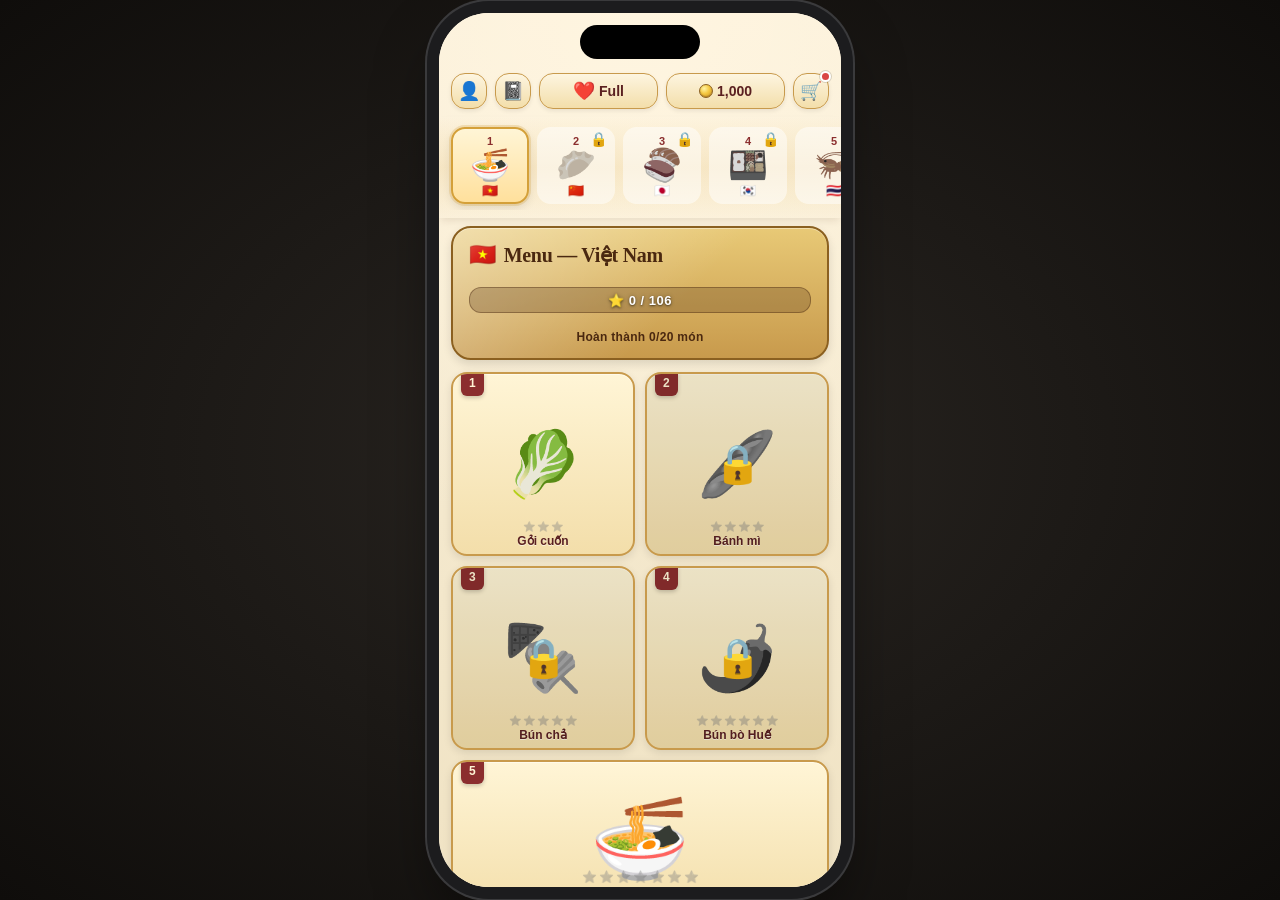
<file: games/matchcooking/index.html>
<!DOCTYPE html>
<html lang="vi">
<head>
<meta charset="UTF-8">
<meta name="viewport" content="width=device-width, initial-scale=1.0, maximum-scale=1.0, user-scalable=no, viewport-fit=cover">
<meta name="apple-mobile-web-app-capable" content="yes">
<meta name="apple-mobile-web-app-status-bar-style" content="black-translucent">
<meta name="apple-mobile-web-app-title" content="World Cuisine">
<meta name="mobile-web-app-capable" content="yes">
<meta name="theme-color" content="#8b2e2e">
<!-- Web manifest inline (data URI) - enables fullscreen PWA on Android -->
<link rel="manifest" href='data:application/manifest+json,{"name":"World Cuisine","short_name":"Cuisine","display":"fullscreen","orientation":"portrait","background_color":"%23f5ecdc","theme_color":"%238b2e2e","start_url":"."}'>
<title>World Cuisine — Phở Bò</title>
<style>
/* ============================================================
   RESET & BASE
   ============================================================ */
* {
  box-sizing: border-box;
  margin: 0;
  padding: 0;
  -webkit-tap-highlight-color: transparent;
  -webkit-user-select: none;
  user-select: none;
  -webkit-touch-callout: none;
}

html, body {
  width: 100%;
  height: 100%;
  height: 100vh;
  height: 100dvh; /* dynamic viewport height - adapts to browser chrome */
  overflow: hidden;
  font-family: -apple-system, BlinkMacSystemFont, "Helvetica Neue", "Segoe UI", Roboto, sans-serif;
  background: #1a1a1a;
  touch-action: manipulation;
  /* iOS: prevent overscroll bounce */
  overscroll-behavior: none;
  position: fixed;
  top: 0;
  left: 0;
}

/* ============================================================
   DEVICE FRAME (desktop only)
   App container is 402x874 (iPhone 16 Pro logical pixels)
   ============================================================ */
.device-bg {
  width: 100%;
  height: 100%;
  display: flex;
  align-items: center;
  justify-content: center;
  background: radial-gradient(ellipse at center, #2a2622 0%, #0f0d0b 100%);
}

.app {
  width: 402px;
  height: 874px;
  max-width: 100vw;
  max-height: 100vh;
  position: relative;
  overflow: hidden;
  background: #f5ecdc;
}

/* Desktop: show phone frame */
@media (min-width: 500px) and (min-height: 900px) {
  .app {
    border-radius: 50px;
    box-shadow:
      0 0 0 12px #1c1c1e,
      0 0 0 14px #3a3a3c,
      0 30px 60px rgba(0,0,0,0.5);
  }
  .app::before {
    /* Dynamic Island */
    content: '';
    position: absolute;
    top: 12px;
    left: 50%;
    transform: translateX(-50%);
    width: 120px;
    height: 34px;
    background: #000;
    border-radius: 20px;
    z-index: 1000;
    pointer-events: none;
  }
}

/* Mobile: full screen */
@media (max-width: 499px), (max-height: 899px) {
  .app {
    width: 100vw;
    height: 100vh;
    height: 100dvh;
  }
}

/* ============================================================
   SCREEN MANAGEMENT
   ============================================================ */
.screen {
  position: absolute;
  inset: 0;
  opacity: 0;
  pointer-events: none;
  transition: opacity 500ms ease;
}
.screen.active {
  opacity: 1;
  pointer-events: auto;
}

/* Safe area utility */
.safe-top { padding-top: 50px; }
.safe-bottom { padding-bottom: 34px; }

/* ============================================================
   MENU SCREEN
   ============================================================ */
#screen-menu {
  background:
    radial-gradient(circle at top, #fff5e0 0%, transparent 60%),
    linear-gradient(180deg, #f9efd9 0%, #f0e3c4 100%);
  display: flex;
  flex-direction: column;
  overflow: hidden;
}

/* Scrollable area below the fixed top bar + country strip */
.menu-scroll-area {
  flex: 1;
  overflow-y: auto;
  -webkit-overflow-scrolling: touch;
  min-height: 0; /* allow flex item to shrink */
}

/* Top bar with profile, lives, coins, gift */
.top-bar-menu {
  display: flex;
  align-items: center;
  gap: 8px;
  padding: 60px 12px 8px;
  flex-shrink: 0;
}
.top-pill {
  position: relative;
  background: linear-gradient(180deg, #fdf5e0 0%, #f3deaa 100%);
  border: 1.5px solid #c89a4c;
  border-radius: 14px;
  padding: 4px 8px;
  display: flex;
  align-items: center;
  gap: 4px;
  font-size: 14px;
  font-weight: 700;
  color: #5a2020;
  cursor: pointer;
  box-shadow: 0 2px 4px rgba(0,0,0,0.08);
  min-height: 36px;
}
.top-pill:active { transform: scale(0.96); }
.top-pill .icon {
  font-size: 18px;
  line-height: 1;
}
.top-pill.resource {
  flex: 1;
  justify-content: center;
}
.top-pill.icon-only {
  width: 36px;
  height: 36px;
  padding: 0;
  justify-content: center;
}

/* Country selector strip */
.country-strip-wrap {
  padding: 4px 0 8px;
  background: linear-gradient(180deg, transparent 0%, rgba(212, 160, 57, 0.15) 50%, transparent 100%);
  flex-shrink: 0;
  position: relative;
  z-index: 2;
  box-shadow: 0 4px 8px -2px rgba(74, 40, 16, 0.12);
}
.country-strip {
  display: flex;
  gap: 8px;
  padding: 6px 12px;
  overflow-x: auto;
  -webkit-overflow-scrolling: touch;
  scrollbar-width: none;
}
.country-strip::-webkit-scrollbar { display: none; }
.country-chip {
  flex-shrink: 0;
  width: 78px;
  display: flex;
  flex-direction: column;
  align-items: center;
  padding: 6px 4px 4px;
  background: rgba(255,255,255,0.5);
  border-radius: 14px;
  border: 2px solid transparent;
  cursor: pointer;
  transition: transform 150ms, border-color 200ms, background 200ms;
  position: relative;
}
.country-chip:active { transform: scale(0.94); }
.country-chip.active {
  background: linear-gradient(180deg, #fff5d6 0%, #ffe09c 100%);
  border-color: #d4a039;
  box-shadow: 0 0 0 2px rgba(212, 160, 57, 0.25), 0 4px 10px rgba(0,0,0,0.1);
}
.country-chip.locked .country-emoji {
  filter: grayscale(0.7) brightness(0.85);
}
.country-chip.locked::after {
  content: '🔒';
  position: absolute;
  top: 2px;
  right: 6px;
  font-size: 14px;
}
.country-chip .country-num {
  font-size: 11px;
  font-weight: 800;
  color: #8b2e2e;
  margin-bottom: 2px;
}
.country-chip .country-emoji {
  font-size: 32px;
  line-height: 1;
}
.country-chip .country-flag {
  font-size: 13px;
  margin-top: 2px;
}

/* Country header card */
.country-header {
  margin: 8px 12px 12px;
  background:
    linear-gradient(135deg, rgba(255,255,255,0.4) 0%, transparent 60%),
    linear-gradient(180deg, #e8c976 0%, #c89a4c 100%);
  border: 2px solid #8b6020;
  border-radius: 20px;
  padding: 14px 16px;
  box-shadow: 0 4px 10px rgba(0,0,0,0.12), inset 0 1px 0 rgba(255,255,255,0.4);
  color: #4a2810;
  position: relative;
}
.country-header .ch-title {
  font-size: 20px;
  font-weight: 800;
  font-family: Georgia, serif;
  letter-spacing: -0.3px;
  margin-bottom: 8px;
  display: flex;
  align-items: center;
  gap: 8px;
}
.country-header .ch-flag { font-size: 22px; }
.country-header .ch-middle {
  min-height: 48px;
  display: flex;
  align-items: center;
  margin-bottom: 6px;
}
.country-header .ch-progress-bar {
  position: relative;
  width: 100%;
  background: rgba(74, 40, 16, 0.25);
  border-radius: 12px;
  height: 26px;
  overflow: hidden;
  border: 1px solid rgba(74, 40, 16, 0.4);
}
.country-header .ch-progress-fill {
  background: linear-gradient(180deg, #ffd966 0%, #d4a039 100%);
  height: 100%;
  width: 0%;
  transition: width 400ms ease;
  box-shadow: inset 0 1px 0 rgba(255,255,255,0.4);
}
.country-header .ch-progress-text {
  font-size: 12px;
  font-weight: 700;
  text-align: center;
  letter-spacing: 0.3px;
}

/* Stars info overlaid on top of progress bar */
.country-header .ch-stars-info {
  position: absolute;
  inset: 0;
  display: flex;
  align-items: center;
  justify-content: center;
  font-size: 13px;
  font-weight: 800;
  color: #fff;
  letter-spacing: 0.5px;
  text-shadow: 0 1px 2px rgba(0,0,0,0.5), 0 0 4px rgba(0,0,0,0.3);
  z-index: 2;
  pointer-events: none;
}

/* Locked message inside ch-middle wrapper */
.country-header .ch-locked-msg {
  width: 100%;
  text-align: center;
  font-size: 12px;
  font-weight: 600;
  padding: 6px 10px;
  background: rgba(74, 40, 16, 0.18);
  border-radius: 10px;
  color: #2e1a08;
  line-height: 1.3;
}

/* Locked country header — clickable, with shimmer */
.country-header.locked {
  cursor: pointer;
  background:
    linear-gradient(135deg, rgba(255,255,255,0.3) 0%, transparent 60%),
    linear-gradient(180deg, #c89a4c 0%, #a07830 100%);
  position: relative;
  overflow: hidden;
}
.country-header.locked::after {
  content: '';
  position: absolute;
  top: 0;
  left: -100%;
  width: 50%;
  height: 100%;
  background: linear-gradient(90deg, transparent 0%, rgba(255, 220, 100, 0.4) 50%, transparent 100%);
  animation: shimmerSweep 2.5s ease-in-out infinite;
  pointer-events: none;
}
@keyframes shimmerSweep {
  0%   { left: -50%; }
  100% { left: 100%; }
}
.country-header.locked:active {
  transform: scale(0.98);
}
.country-header .ch-lock-icon {
  font-size: 18px;
  margin-left: 6px;
}

/* Dish grid: 2x2 + 1 wide */
.dish-grid-5 {
  display: grid;
  grid-template-columns: 1fr 1fr;
  gap: 10px;
  padding: 0 12px;
  margin-bottom: 16px;
}

.dish-slot {
  position: relative;
  border-radius: 16px;
  overflow: hidden;
  cursor: pointer;
  background: linear-gradient(180deg, #fff5d6 0%, #f3deaa 100%);
  border: 2px solid #c89a4c;
  box-shadow: 0 3px 8px rgba(0,0,0,0.1), inset 0 1px 0 rgba(255,255,255,0.5);
  transition: transform 150ms;
  display: flex;
  align-items: center;
  justify-content: center;
  aspect-ratio: 1 / 1;
  padding: 8px;
}
.dish-slot:active { transform: scale(0.96); }
.dish-slot.size-wide {
  grid-column: span 2;
  aspect-ratio: 2.4 / 1;
}
.dish-slot .dish-banner {
  position: absolute;
  top: -2px;
  left: 8px;
  background: #8b2e2e;
  color: #fff5d6;
  font-size: 12px;
  font-weight: 800;
  padding: 4px 8px 6px;
  border-radius: 0 0 6px 6px;
  box-shadow: 0 2px 4px rgba(0,0,0,0.2);
  z-index: 2;
  letter-spacing: 0.5px;
}
.dish-slot .dish-banner.banner-done {
  background: linear-gradient(180deg, #4ab366 0%, #2d8a4f 100%);
  color: white;
  font-size: 11px;
  padding: 5px 12px 7px;
  letter-spacing: 1.5px;
}
.dish-slot .dish-emoji {
  font-size: 64px;
  line-height: 1;
  transition: filter 300ms;
}
.dish-slot.size-wide .dish-emoji { font-size: 80px; }
.dish-slot .dish-name {
  position: absolute;
  bottom: 6px;
  left: 50%;
  transform: translateX(-50%);
  font-size: 12px;
  font-weight: 700;
  color: #5a2020;
  white-space: nowrap;
  text-shadow: 0 1px 0 rgba(255,255,255,0.6);
}
.dish-slot.size-wide .dish-name { font-size: 14px; bottom: 10px; }
.dish-slot .dish-stars {
  position: absolute;
  bottom: 22px;
  left: 50%;
  transform: translateX(-50%);
  display: flex;
  gap: 2px;
  font-size: 10px;
}
.dish-slot.size-wide .dish-stars { bottom: 32px; font-size: 12px; }
.dish-slot .dish-stars .star {
  filter: grayscale(1) brightness(0.6);
  opacity: 0.4;
  transition: all 300ms;
}
.dish-slot .dish-stars .star.lit {
  filter: none;
  opacity: 1;
  text-shadow: 0 0 6px rgba(255, 200, 50, 0.5);
}
.dish-slot.complete .dish-stars .star {
  filter: none;
  opacity: 1;
  text-shadow: 0 0 6px rgba(255, 200, 50, 0.5);
}
.dish-slot.locked .dish-emoji {
  filter: grayscale(1) brightness(0.7);
}
.dish-slot.locked .lock-overlay {
  position: absolute;
  inset: 0;
  display: flex;
  align-items: center;
  justify-content: center;
  background: rgba(0,0,0,0.08);
  font-size: 38px;
  z-index: 2;
}
.dish-slot.shake {
  animation: shake 400ms ease;
}
@keyframes shake {
  0%, 100% { transform: translateX(0); }
  25% { transform: translateX(-4px); }
  75% { transform: translateX(4px); }
}

.menu-footer {
  display: flex;
  justify-content: center;
  align-items: center;
  padding: 12px 16px 50px;
  flex-shrink: 0;
}
.reset-btn {
  background: transparent;
  border: 1px solid #b89a6a;
  color: #8a6d4a;
  padding: 8px 16px;
  border-radius: 12px;
  font-size: 12px;
  cursor: pointer;
  font-family: inherit;
}

.toast {
  position: fixed;
  bottom: 80px;
  left: 50%;
  transform: translateX(-50%);
  background: rgba(0,0,0,0.78);
  color: white;
  padding: 10px 18px;
  border-radius: 20px;
  font-size: 13px;
  opacity: 0;
  pointer-events: none;
  transition: opacity 300ms;
  z-index: 2000;
  white-space: nowrap;
}
.toast.show { opacity: 1; }

/* Fullscreen hint dialog for iOS (Add to Home Screen) */
.fs-hint {
  position: fixed;
  inset: 0;
  background: rgba(0,0,0,0.85);
  display: flex;
  align-items: center;
  justify-content: center;
  z-index: 5000;
  opacity: 0;
  pointer-events: none;
  transition: opacity 400ms ease;
}
.fs-hint.show {
  opacity: 1;
  pointer-events: auto;
}
.fs-hint-card {
  background: linear-gradient(180deg, #fffaf0 0%, #fceac0 100%);
  border-radius: 24px;
  padding: 28px 22px;
  margin: 0 24px;
  max-width: 340px;
  text-align: center;
  box-shadow: 0 20px 50px rgba(0,0,0,0.5);
}
.fs-hint-card .fs-emoji {
  font-size: 48px;
  margin-bottom: 8px;
}
.fs-hint-card .fs-title {
  font-size: 18px;
  font-weight: 800;
  color: #5a2020;
  margin-bottom: 10px;
}
.fs-hint-card .fs-text {
  font-size: 13px;
  color: #5a4020;
  line-height: 1.5;
  margin-bottom: 16px;
}
.fs-hint-card .fs-text strong {
  color: #8b2e2e;
}
.fs-hint-card .fs-steps {
  background: rgba(212, 160, 57, 0.15);
  border-radius: 12px;
  padding: 10px 12px;
  font-size: 12px;
  color: #5a4020;
  text-align: left;
  margin-bottom: 14px;
  line-height: 1.6;
}
.fs-hint-card .fs-btn {
  width: 100%;
  background: #8b2e2e;
  color: white;
  border: none;
  border-radius: 14px;
  padding: 12px;
  font-size: 14px;
  font-weight: 600;
  cursor: pointer;
  font-family: inherit;
}
.fs-hint-card .fs-btn:active { transform: scale(0.97); }
.fs-hint-card .fs-dismiss {
  display: block;
  background: transparent;
  border: none;
  color: #8a6d4a;
  font-size: 11px;
  margin-top: 8px;
  cursor: pointer;
  font-family: inherit;
}

/* ============================================================
   GAMEPLAY SCREEN
   ============================================================ */
#screen-game {
  background:
    linear-gradient(180deg, #f9efd9 0%, #f5e6c0 50%, #ead9b5 100%);
  display: flex;
  flex-direction: column;
}

/* Top bar */
.top-bar {
  height: 60px;
  padding: 16px 16px 8px;
  display: flex;
  align-items: center;
  justify-content: space-between;
  flex-shrink: 0;
  margin-top: 50px; /* safe area */
}
.menu-btn {
  width: 44px;
  height: 44px;
  border-radius: 22px;
  background: rgba(255,255,255,0.6);
  border: none;
  font-size: 20px;
  cursor: pointer;
  display: flex;
  align-items: center;
  justify-content: center;
  color: #5a2020;
  font-family: inherit;
}
.level-name {
  font-size: 15px;
  font-weight: 700;
  color: #5a2020;
  text-align: center;
  flex: 1;
  letter-spacing: -0.2px;
}
.stars-track {
  display: flex;
  gap: 1px;
  font-size: 12px;
  padding: 4px 8px;
  background: rgba(255,255,255,0.6);
  border-radius: 12px;
  min-width: 44px;
  justify-content: center;
}
.stars-track .star {
  filter: grayscale(1) brightness(0.6);
  opacity: 0.5;
}
.stars-track .star.lit {
  filter: none;
  opacity: 1;
}

/* Timer bar */
.timer-bar {
  text-align: center;
  padding: 2px 0 8px;
  flex-shrink: 0;
}
.timer-display {
  display: inline-block;
  font-size: 18px;
  font-weight: 700;
  font-variant-numeric: tabular-nums;
  color: #5a2020;
  background: rgba(255,255,255,0.85);
  padding: 6px 18px;
  border-radius: 14px;
  letter-spacing: 1px;
  box-shadow: 0 2px 4px rgba(0,0,0,0.08);
  transition: background 200ms, color 200ms;
}
.timer-display.warning {
  background: #f4c542;
  color: #5a3a00;
}
.timer-display.critical {
  background: #c0392b;
  color: white;
  animation: timerPulse 0.6s infinite ease-in-out;
}
@keyframes timerPulse {
  0%, 100% { transform: scale(1); }
  50% { transform: scale(1.08); }
}

/* Goals tracker */
.goals-bar {
  padding: 4px 16px 12px;
  display: flex;
  flex-wrap: wrap;
  gap: 6px;
  justify-content: center;
  flex-shrink: 0;
}
.goal-chip {
  background: rgba(255,255,255,0.75);
  padding: 6px 10px;
  border-radius: 14px;
  font-size: 13px;
  font-weight: 600;
  color: #5a2020;
  display: flex;
  align-items: center;
  gap: 4px;
  box-shadow: 0 1px 3px rgba(0,0,0,0.08);
  transition: all 300ms;
}
.goal-chip.done {
  background: #a8d8a8;
  color: #2d5a2d;
}
.goal-chip .progress {
  font-size: 11px;
  opacity: 0.8;
}

/* Play area */
.play-area {
  flex: 1;
  position: relative;
  margin: 4px 12px;
  border-radius: 20px;
  background:
    radial-gradient(ellipse at top, rgba(255,255,255,0.6) 0%, transparent 70%),
    linear-gradient(160deg, #e8d4a8 0%, #d4b878 100%);
  box-shadow: inset 0 2px 8px rgba(0,0,0,0.15), inset 0 -2px 8px rgba(255,255,255,0.3);
  overflow: hidden;
}

.item {
  position: absolute;
  width: 52px;
  height: 52px;
  display: flex;
  align-items: center;
  justify-content: center;
  font-size: 36px;
  cursor: pointer;
  background: rgba(255,255,255,0.85);
  border-radius: 50%;
  box-shadow: 0 2px 6px rgba(0,0,0,0.15), inset 0 1px 0 rgba(255,255,255,0.8);
  transition: transform 150ms ease;
  z-index: 1;
}
.item:active {
  transform: scale(0.9);
}
.item.flying {
  z-index: 100;
  pointer-events: none;
  transition: all 320ms cubic-bezier(0.4, 0, 0.6, 1);
}

/* Tray */
.tray-wrapper {
  padding: 8px 12px 4px;
  flex-shrink: 0;
}
.tray-label {
  text-align: center;
  font-size: 11px;
  color: #8a6d4a;
  margin-bottom: 4px;
  letter-spacing: 1px;
  text-transform: uppercase;
}
.tray {
  display: flex;
  gap: 4px;
  justify-content: space-between;
  padding: 8px;
  background: linear-gradient(180deg, #6b3a1a 0%, #4a2810 100%);
  border-radius: 16px;
  box-shadow: 0 4px 12px rgba(0,0,0,0.25), inset 0 1px 0 rgba(255,255,255,0.15);
}
.tray-slot {
  flex: 1;
  aspect-ratio: 1;
  background: rgba(0,0,0,0.25);
  border-radius: 10px;
  display: flex;
  align-items: center;
  justify-content: center;
  font-size: 32px;
  position: relative;
  box-shadow: inset 0 2px 4px rgba(0,0,0,0.3);
  transition: transform 200ms ease;
}
.tray-slot.has-item {
  background: rgba(255,255,255,0.95);
  box-shadow: 0 2px 4px rgba(0,0,0,0.2), inset 0 1px 0 rgba(255,255,255,1);
}
.tray-slot.matching {
  animation: matchPop 400ms ease-out forwards;
}
@keyframes matchPop {
  0% { transform: scale(1); }
  40% { transform: scale(1.3); background: #ffd700; }
  100% { transform: scale(0); opacity: 0; }
}

/* ----- Prep animations for target ingredients ----- */
.tray-slot .slot-item {
  display: inline-block;
  line-height: 1;
}
/* Bob the ingredient slightly while being "prepared" */
.tray-slot[data-prep] .slot-item {
  animation: prepBob 0.9s ease-in-out infinite;
}
@keyframes prepBob {
  0%, 100% { transform: translateY(0) rotate(0deg); }
  25%      { transform: translateY(-1px) rotate(-4deg); }
  75%      { transform: translateY(1px) rotate(4deg); }
}

/* Chop: knife emoji swinging down on the ingredient */
.tray-slot[data-prep="chop"]::after {
  content: '🔪';
  position: absolute;
  top: -2px;
  right: -4px;
  font-size: 20px;
  transform-origin: 80% 90%;
  animation: chopAnim 0.9s ease-in-out infinite;
  pointer-events: none;
  z-index: 3;
  filter: drop-shadow(0 1px 2px rgba(0,0,0,0.3));
}
@keyframes chopAnim {
  0%, 100% { transform: rotate(-35deg) translateY(-2px); }
  40%      { transform: rotate(15deg) translateY(2px); }
  60%      { transform: rotate(15deg) translateY(2px); }
}

/* Sparkle: shimmer around prepared items */
.tray-slot[data-prep="sparkle"]::after {
  content: '✨';
  position: absolute;
  top: -4px;
  right: -2px;
  font-size: 16px;
  animation: sparkleAnim 1.6s ease-in-out infinite;
  pointer-events: none;
  z-index: 3;
}
@keyframes sparkleAnim {
  0%, 100% { opacity: 0.4; transform: scale(0.7) rotate(0deg); }
  50%      { opacity: 1;   transform: scale(1.15) rotate(180deg); }
}
.tray-slot[data-prep="sparkle"]::before {
  content: '✨';
  position: absolute;
  bottom: -2px;
  left: -2px;
  font-size: 12px;
  animation: sparkleAnim 1.6s ease-in-out infinite reverse;
  animation-delay: 0.5s;
  pointer-events: none;
  z-index: 3;
  opacity: 0.6;
}

/* Steam: rising puffs from hot tools */
.tray-slot[data-prep="steam"]::after {
  content: '💨';
  position: absolute;
  top: -10px;
  left: 50%;
  margin-left: -10px;
  font-size: 16px;
  animation: steamAnim 1.4s ease-out infinite;
  opacity: 0;
  pointer-events: none;
  z-index: 3;
}
@keyframes steamAnim {
  0%   { transform: translateY(4px) scale(0.5); opacity: 0; }
  30%  { opacity: 0.8; }
  100% { transform: translateY(-14px) scale(1.3); opacity: 0; }
}
.tray-slot[data-prep="steam"]::before {
  content: '💨';
  position: absolute;
  top: -10px;
  left: 50%;
  margin-left: -10px;
  font-size: 14px;
  animation: steamAnim 1.4s ease-out infinite;
  animation-delay: 0.7s;
  opacity: 0;
  pointer-events: none;
  z-index: 3;
}

/* Bottom button */
.bottom-controls {
  padding: 8px 16px 24px;
  flex-shrink: 0;
}
.restart-btn {
  width: 100%;
  height: 44px;
  background: rgba(139, 46, 46, 0.15);
  border: 1px solid rgba(139, 46, 46, 0.3);
  color: #8b2e2e;
  border-radius: 14px;
  font-size: 14px;
  font-weight: 600;
  cursor: pointer;
  font-family: inherit;
}
.restart-btn:active {
  background: rgba(139, 46, 46, 0.25);
}

/* ============================================================
   POPUPS (lose, confirm)
   ============================================================ */
.popup-overlay {
  position: absolute;
  inset: 0;
  background: rgba(0,0,0,0.65);
  display: flex;
  align-items: center;
  justify-content: center;
  z-index: 500;
  opacity: 0;
  pointer-events: none;
  transition: opacity 300ms;
}
.popup-overlay.show {
  opacity: 1;
  pointer-events: auto;
}
.popup {
  background: linear-gradient(180deg, #fffaf0 0%, #fceac0 100%);
  border-radius: 24px;
  padding: 28px 24px;
  margin: 0 32px;
  text-align: center;
  max-width: 320px;
  box-shadow: 0 20px 50px rgba(0,0,0,0.4);
  transform: scale(0.85);
  transition: transform 300ms cubic-bezier(0.34, 1.56, 0.64, 1);
}
.popup-overlay.show .popup {
  transform: scale(1);
}
.popup-emoji {
  font-size: 56px;
  margin-bottom: 8px;
}
.popup-title {
  font-size: 22px;
  font-weight: 700;
  color: #5a2020;
  margin-bottom: 6px;
}
.popup-text {
  font-size: 14px;
  color: #8a6d4a;
  margin-bottom: 20px;
  line-height: 1.4;
}
.popup-btn {
  display: block;
  width: 100%;
  height: 48px;
  border-radius: 14px;
  border: none;
  font-size: 15px;
  font-weight: 600;
  cursor: pointer;
  font-family: inherit;
  margin-bottom: 8px;
}
.popup-btn.primary {
  background: #8b2e2e;
  color: white;
}
.popup-btn.secondary {
  background: transparent;
  color: #8a6d4a;
  border: 1px solid #b89a6a;
}
.popup-btn:active { transform: scale(0.97); }

/* ============================================================
   SHOP SCREEN (full-screen, replaces old popup)
   ============================================================ */
#screen-shop {
  background: linear-gradient(180deg, #f5e6c8 0%, #e8d4a4 100%);
  display: none;
  flex-direction: column;
  padding: 50px 16px 30px;
}
#screen-shop.active {
  display: flex;
}
.shop-screen-header {
  display: flex;
  align-items: center;
  justify-content: space-between;
  margin-bottom: 12px;
  padding: 0 4px;
}
.shop-screen-title {
  font-size: 22px;
  font-weight: 800;
  color: #5a2020;
  margin: 0;
  letter-spacing: 0.3px;
}
.shop-close-x {
  width: 38px;
  height: 38px;
  border-radius: 50%;
  background: linear-gradient(180deg, #d94545 0%, #b02828 100%);
  color: white;
  border: 2px solid #8b1d1d;
  font-size: 16px;
  font-weight: 800;
  cursor: pointer;
  box-shadow: 0 2px 5px rgba(139, 29, 29, 0.4);
  display: flex;
  align-items: center;
  justify-content: center;
  font-family: inherit;
  flex-shrink: 0;
  padding: 0;
  line-height: 1;
}
.shop-close-x:active {
  transform: scale(0.92);
}
.shop-rows {
  display: flex;
  flex-direction: column;
  gap: 10px;
  overflow-y: auto;
  -webkit-overflow-scrolling: touch;
  flex: 1;
  padding-bottom: 12px;
}

/* Section titles between groups of items */
.shop-section-title {
  font-size: 12px;
  font-weight: 800;
  color: #8a6d4a;
  text-transform: uppercase;
  letter-spacing: 1px;
  margin: 8px 6px 0;
  padding-bottom: 4px;
  border-bottom: 1px solid rgba(184, 134, 31, 0.3);
}
.shop-section-title:first-child {
  margin-top: 0;
}

/* ----- Feature row (Remove Ads, Premium Pack, Battle Pass) ----- */
.shop-feature {
  display: flex;
  align-items: center;
  background: linear-gradient(180deg, #fff8e1 0%, #fce8a8 100%);
  border: 2px solid var(--accent, #d4a039);
  border-radius: 14px;
  padding: 10px 12px;
  gap: 12px;
  cursor: pointer;
  user-select: none;
  transition: transform 100ms ease;
}
.shop-feature:active { transform: scale(0.98); }
.feature-icon {
  width: 42px;
  height: 42px;
  border-radius: 10px;
  display: flex;
  align-items: center;
  justify-content: center;
  font-size: 22px;
  flex-shrink: 0;
  color: white;
  box-shadow: 0 2px 4px rgba(0,0,0,0.15);
}
.feature-info {
  flex: 1;
  min-width: 0;
}
.feature-name {
  font-size: 15px;
  font-weight: 800;
  color: #5a2020;
  letter-spacing: 0.2px;
}
.feature-desc {
  font-size: 11px;
  color: #6a4d2a;
  margin-top: 2px;
  line-height: 1.3;
}
.feature-price {
  font-size: 13px;
  font-weight: 700;
  color: #fff;
  background: linear-gradient(180deg, #2d8a4f 0%, #1d6837 100%);
  padding: 9px 12px;
  border-radius: 10px;
  white-space: nowrap;
  box-shadow: 0 2px 4px rgba(0,0,0,0.15);
  flex-shrink: 0;
}

/* ----- Bundle card (Pro, Master, Mega, Ultra, Giant, Legendary) ----- */
.shop-bundle {
  position: relative;
  background: linear-gradient(180deg, #cae9ff 0%, #91d2ff 100%);
  border: 3px solid #4a8acc;
  border-radius: 16px;
  padding: 12px;
  cursor: pointer;
  user-select: none;
  transition: transform 100ms ease;
  display: flex;
  flex-direction: column;
  gap: 8px;
}
.shop-bundle:active { transform: scale(0.98); }
.shop-bundle.popular {
  background: linear-gradient(180deg, #ffe0d0 0%, #ffa980 100%);
  border-color: #c8632d;
}
.shop-bundle.best {
  background: linear-gradient(180deg, #fff0a3 0%, #ffd968 100%);
  border-color: #c89020;
  box-shadow: 0 0 16px rgba(200, 144, 32, 0.4);
}
.bundle-badge {
  position: absolute;
  top: 8px;
  left: -2px;
  background: #c8632d;
  color: white;
  font-size: 9px;
  font-weight: 800;
  padding: 3px 10px 3px 8px;
  letter-spacing: 0.6px;
  border-radius: 0 6px 6px 0;
  box-shadow: 0 2px 4px rgba(0,0,0,0.2);
  z-index: 2;
}
.bundle-badge.best { background: #8b2e2e; }

/* Top row: chest + gold on left, items grid on right */
.bundle-top {
  display: flex;
  align-items: center;
  gap: 10px;
}
.bundle-chest-area {
  display: flex;
  flex-direction: column;
  align-items: center;
  justify-content: center;
  flex-shrink: 0;
  min-width: 60px;
  padding: 4px 0;
}
.bundle-chest {
  font-size: 36px;
  line-height: 1;
  filter: drop-shadow(0 2px 3px rgba(0,0,0,0.25));
}
.bundle-gold {
  display: flex;
  align-items: center;
  gap: 3px;
  font-size: 15px;
  font-weight: 800;
  color: #2e1a08;
  margin-top: 4px;
  text-shadow: 0 1px 0 rgba(255,255,255,0.5);
}
.bundle-items {
  display: flex;
  flex-wrap: wrap;
  gap: 5px;
  flex: 1;
  background: rgba(255,255,255,0.45);
  padding: 7px;
  border-radius: 10px;
  align-items: center;
  align-content: center;
  min-height: 50px;
}
.bundle-item {
  display: flex;
  align-items: center;
  gap: 2px;
  background: rgba(255,255,255,0.75);
  padding: 4px 6px;
  border-radius: 6px;
  white-space: nowrap;
}
.bundle-item-emoji {
  font-size: 15px;
  line-height: 1;
}
.bundle-item-count {
  font-size: 12px;
  font-weight: 800;
  color: #2e1a08;
}
.bundle-extras {
  flex-shrink: 0;
  background: rgba(255,255,255,0.45);
  padding: 7px;
  border-radius: 10px;
  display: flex;
  align-items: center;
}
.bundle-extra-heart {
  display: flex;
  flex-direction: column;
  align-items: center;
  background: rgba(255,255,255,0.75);
  padding: 4px 6px;
  border-radius: 6px;
  gap: 0;
}
.bundle-extra-heart .bundle-item-emoji { font-size: 18px; }
.bundle-extra-heart .bundle-item-count { font-size: 10px; margin-top: -2px; }

/* Bottom row: name on left, price button on right */
.bundle-bottom {
  display: flex;
  align-items: center;
  justify-content: space-between;
  gap: 8px;
}
.bundle-name {
  font-size: 16px;
  font-weight: 800;
  color: #2e1a08;
  text-shadow: 0 1px 0 rgba(255,255,255,0.4);
  letter-spacing: 0.2px;
}
.bundle-price {
  font-size: 13px;
  font-weight: 700;
  color: #fff;
  background: linear-gradient(180deg, #2d8a4f 0%, #1d6837 100%);
  padding: 10px 14px;
  border-radius: 10px;
  white-space: nowrap;
  box-shadow: 0 2px 4px rgba(0,0,0,0.15);
}

/* ----- Pure gold pack row (minimal) ----- */
.shop-pack {
  display: grid;
  grid-template-columns: 36px 1fr auto;
  align-items: center;
  background: linear-gradient(180deg, #fff8e1 0%, #fce8a8 100%);
  border: 2px solid #d4a039;
  border-radius: 12px;
  padding: 10px 14px;
  gap: 12px;
  cursor: pointer;
  user-select: none;
  transition: transform 100ms ease;
}
.shop-pack:active { transform: scale(0.98); }
.pack-amount {
  font-size: 18px;
  font-weight: 800;
  color: #5a2020;
  letter-spacing: 0.3px;
}
.pack-price {
  font-size: 13px;
  font-weight: 700;
  color: #fff;
  background: linear-gradient(180deg, #2d8a4f 0%, #1d6837 100%);
  padding: 9px 12px;
  border-radius: 10px;
  white-space: nowrap;
  box-shadow: 0 2px 4px rgba(0,0,0,0.15);
}

/* ----- Free ads reward card (Miễn phí section) ----- */
.shop-ads-reward {
  display: flex;
  align-items: center;
  background: linear-gradient(180deg, #e8f5d6 0%, #c4e090 100%);
  border: 2px solid #4a8d2d;
  border-radius: 14px;
  padding: 12px;
  gap: 12px;
}
.ads-icon {
  width: 44px;
  height: 44px;
  background: #4a8d2d;
  border-radius: 11px;
  display: flex;
  align-items: center;
  justify-content: center;
  font-size: 22px;
  color: white;
  box-shadow: 0 2px 4px rgba(0,0,0,0.15);
  flex-shrink: 0;
}
.ads-info {
  flex: 1;
  min-width: 0;
}
.ads-title {
  font-size: 15px;
  font-weight: 800;
  color: #2e1a08;
}
.ads-subtitle {
  font-size: 11px;
  color: #4a4010;
  margin-top: 2px;
  font-weight: 600;
}
.ads-watch-btn {
  position: relative;
  font-size: 13px;
  font-weight: 700;
  color: #fff;
  background: linear-gradient(180deg, #2d8a4f 0%, #1d6837 100%);
  border: none;
  padding: 10px 14px;
  border-radius: 10px;
  cursor: pointer;
  white-space: nowrap;
  box-shadow: 0 2px 4px rgba(0,0,0,0.15);
  flex-shrink: 0;
  min-width: 90px;
  font-family: inherit;
  letter-spacing: 0.2px;
}
.ads-watch-btn:active:not(:disabled) { transform: scale(0.96); }
.ads-watch-btn.cooldown {
  background: linear-gradient(180deg, #9aa090 0%, #6a7060 100%);
  cursor: default;
  opacity: 0.95;
}
.ads-watch-btn.exhausted {
  background: linear-gradient(180deg, #b08070 0%, #804030 100%);
  cursor: default;
  opacity: 0.9;
}

/* ----- Notification dot (cart icon, ads button) ----- */
.notif-dot {
  position: absolute;
  top: -3px;
  right: -3px;
  width: 11px;
  height: 11px;
  background: #d94545;
  border: 2px solid #fff;
  border-radius: 50%;
  box-shadow: 0 0 0 1px rgba(0,0,0,0.15);
  animation: notifPulse 1.4s ease-in-out infinite;
  z-index: 5;
  pointer-events: none;
}
@keyframes notifPulse {
  0%, 100% { transform: scale(1); opacity: 1; }
  50%      { transform: scale(1.2); opacity: 0.85; }
}

/* ============================================================
   GOLD COIN (CSS-rendered for consistent yellow on all platforms)
   ============================================================ */
.coin {
  display: inline-block;
  width: 1em;
  height: 1em;
  vertical-align: -0.15em;
  border-radius: 50%;
  background: radial-gradient(circle at 35% 30%, #fff4a3 0%, #f5c842 45%, #c89020 100%);
  border: 1px solid #8b6020;
  box-shadow: inset 0 -1px 1px rgba(139,96,32,0.5);
  flex-shrink: 0;
  position: relative;
}
.coin.coin-lg {
  width: 44px;
  height: 44px;
  border-width: 2px;
  box-shadow: inset 0 -2px 4px rgba(139,96,32,0.5), 0 1px 3px rgba(0,0,0,0.15);
}
.coin.coin-lg::before {
  content: '';
  position: absolute;
  inset: 18%;
  border: 1.5px solid rgba(139,96,32,0.5);
  border-radius: 50%;
}
.coin.coin-md {
  width: 28px;
  height: 28px;
  border-width: 1.5px;
  box-shadow: inset 0 -1px 2px rgba(139,96,32,0.5), 0 1px 2px rgba(0,0,0,0.1);
}
.coin.coin-md::before {
  content: '';
  position: absolute;
  inset: 20%;
  border: 1px solid rgba(139,96,32,0.4);
  border-radius: 50%;
}

/* ============================================================
   REVEAL SCREENS
   ============================================================ */
.reveal-screen {
  background: radial-gradient(ellipse at center, #3a2418 0%, #1a0e08 100%);
  display: flex;
  flex-direction: column;
  align-items: center;
  justify-content: center;
  padding: 60px 24px 40px;
}

.reveal-stars {
  display: flex;
  gap: 6px;
  font-size: 22px;
  margin-bottom: 32px;
}
.reveal-stars .star {
  filter: grayscale(1) brightness(0.5);
  opacity: 0.6;
  transition: all 600ms ease;
}
.reveal-stars .star.lit {
  filter: none;
  opacity: 1;
  text-shadow: 0 0 12px rgba(255, 200, 50, 0.8);
  transform: scale(1.2);
}

.reveal-stage {
  flex: 1;
  width: 100%;
  display: flex;
  align-items: center;
  justify-content: center;
  position: relative;
}

.reveal-text {
  text-align: center;
  margin: 24px 0;
  color: #fff8e0;
}
.reveal-title {
  font-size: 22px;
  font-weight: 700;
  letter-spacing: -0.3px;
  margin-bottom: 6px;
}
.reveal-subtitle {
  font-size: 14px;
  color: #d4a039;
  opacity: 0.9;
}

.reveal-btn {
  background: linear-gradient(135deg, #d4a039 0%, #b8861f 100%);
  border: none;
  color: white;
  padding: 14px 32px;
  border-radius: 16px;
  font-size: 15px;
  font-weight: 600;
  cursor: pointer;
  box-shadow: 0 6px 16px rgba(212, 160, 57, 0.4);
  font-family: inherit;
  opacity: 0;
  transform: translateY(20px);
  transition: all 500ms ease;
}
.reveal-btn.show {
  opacity: 1;
  transform: translateY(0);
}
.reveal-btn:active { transform: scale(0.97); }

/* Flying ingredient particles */
.fly-particle {
  position: absolute;
  font-size: 40px;
  z-index: 10;
  pointer-events: none;
}

/* Reveal 1: prep plate */
.prep-plate {
  font-size: 140px;
  opacity: 0;
  transform: scale(0.3) rotate(-20deg);
  transition: all 800ms cubic-bezier(0.34, 1.56, 0.64, 1);
}
.prep-plate.show {
  opacity: 1;
  transform: scale(1) rotate(0deg);
}

/* Reveal 2: boiling pot */
.boil-pot {
  font-size: 160px;
  opacity: 0;
  transform: scale(0.4);
  transition: all 800ms cubic-bezier(0.34, 1.56, 0.64, 1);
  position: relative;
}
.boil-pot.show {
  opacity: 1;
  transform: scale(1);
  animation: gentleBob 2s ease-in-out infinite alternate;
}
@keyframes gentleBob {
  from { transform: scale(1) translateY(0); }
  to { transform: scale(1.03) translateY(-4px); }
}
.steam {
  position: absolute;
  font-size: 32px;
  opacity: 0;
  animation: rise 2.5s ease-out infinite;
}
@keyframes rise {
  0% { opacity: 0; transform: translateY(0) scale(0.5); }
  20% { opacity: 0.7; }
  100% { opacity: 0; transform: translateY(-120px) scale(1.3); }
}

/* Reveal 3: final bowl */
#screen-reveal3 {
  background: linear-gradient(180deg, #3a2418 0%, #5a3828 40%, #8b5a3a 100%);
}
.final-bowl-stage {
  position: relative;
  width: 280px;
  height: 280px;
  display: flex;
  align-items: center;
  justify-content: center;
}
.final-bowl {
  font-size: 200px;
  opacity: 0;
  transform: scale(0.3);
  transition: all 900ms cubic-bezier(0.34, 1.56, 0.64, 1);
  position: relative;
  z-index: 2;
}
.final-bowl.show {
  opacity: 1;
  transform: scale(1);
}
.bowl-topping {
  position: absolute;
  font-size: 32px;
  opacity: 0;
  transform: scale(0) translateY(-100px);
  transition: all 400ms cubic-bezier(0.34, 1.56, 0.64, 1);
  z-index: 3;
}
.bowl-topping.show {
  opacity: 1;
  transform: scale(1) translateY(0);
}
.side-utensil {
  position: absolute;
  font-size: 60px;
  opacity: 0;
  transition: all 500ms ease;
  z-index: 1;
}
.side-utensil.show { opacity: 1; }

.final-title {
  font-size: 26px;
  font-weight: 800;
  background: linear-gradient(135deg, #ffd700 0%, #ffaa00 100%);
  -webkit-background-clip: text;
  background-clip: text;
  color: transparent;
  letter-spacing: -0.3px;
  margin-bottom: 4px;
}
</style>
</head>
<body>
<div class="device-bg">
  <div class="app">

    <!-- ========== MENU SCREEN ========== -->
    <div id="screen-menu" class="screen active">
      <!-- Top bar: avatar, leaderboard, hearts, coins, gift -->
      <div class="top-bar-menu">
        <button class="top-pill icon-only" data-toast="Hồ sơ người chơi">
          <span class="icon">👤</span>
        </button>
        <button class="top-pill icon-only" data-toast="Sổ tay & Thành tích">
          <span class="icon">📓</span>
        </button>
        <button class="top-pill resource" data-toast="Tim sống">
          <span class="icon">❤️</span><span>Full</span>
        </button>
        <button class="top-pill resource" id="gold-btn" data-toast="Vàng">
          <span class="coin"></span><span id="gold-amount">1000</span>
        </button>
        <button class="top-pill icon-only" id="shop-btn" data-toast="Cửa hàng">
          <span class="icon">🛒</span>
          <span class="notif-dot" id="cart-notif-dot" style="display:none;"></span>
        </button>
      </div>

      <!-- Country selector horizontal strip -->
      <div class="country-strip-wrap">
        <div class="country-strip" id="country-strip"></div>
      </div>

      <!-- Scrollable area: country header + dish grid + footer -->
      <div class="menu-scroll-area">
        <!-- Selected country header card -->
        <div class="country-header" id="country-header"></div>

        <!-- Dish grid for selected country -->
        <div class="dish-grid-5" id="dish-grid"></div>

        <div class="menu-footer">
          <button class="reset-btn" id="reset-btn">↺ Reset progress</button>
        </div>
      </div>

      <!-- Unlock country popup -->
      <div class="popup-overlay" id="unlock-popup">
        <div class="popup">
          <div class="popup-emoji" id="unlock-emoji">🔓</div>
          <div class="popup-title" id="unlock-title">Mở khóa nền ẩm thực</div>
          <div class="popup-text" id="unlock-text">Khám phá 20 món ăn đặc trưng của quốc gia này.</div>
          <button class="popup-btn primary" id="unlock-pay"><span class="coin"></span> Trả 100</button>
          <button class="popup-btn primary" id="unlock-ads" style="background:#2d8a4f;">📺 Xem ads (miễn phí)</button>
          <button class="popup-btn secondary" id="unlock-cancel">Để sau</button>
        </div>
      </div>

      <!-- Unlock dish popup (ads-only, for "play ahead") -->
      <div class="popup-overlay" id="dish-unlock-popup">
        <div class="popup">
          <div class="popup-emoji" id="dish-unlock-emoji">🔓</div>
          <div class="popup-title" id="dish-unlock-title">Mở khóa món</div>
          <div class="popup-text" id="dish-unlock-text">Chơi vượt — xem một quảng cáo ngắn để mở khóa món này.</div>
          <button class="popup-btn primary" id="dish-unlock-ads" style="background:#2d8a4f;">📺 Xem ads (miễn phí)</button>
          <button class="popup-btn secondary" id="dish-unlock-cancel">Để sau</button>
        </div>
      </div>
    </div>

    <!-- ========== SHOP SCREEN ========== -->
    <div id="screen-shop" class="screen">
      <div class="shop-screen-header">
        <h1 class="shop-screen-title">🛒 Cửa hàng</h1>
        <button class="shop-close-x" id="shop-close-x" aria-label="Đóng">✕</button>
      </div>
      <div class="shop-rows" id="shop-rows"></div>
    </div>

    <!-- ========== GAMEPLAY SCREEN ========== -->
    <div id="screen-game" class="screen">
      <div class="top-bar">
        <button class="menu-btn" id="back-to-menu">←</button>
        <div class="level-name" id="level-name">Màn 1</div>
        <div class="stars-track" id="game-stars">
          <span class="star">⭐</span><span class="star">⭐</span>
          <span class="star">⭐</span><span class="star">⭐</span>
          <span class="star">⭐</span><span class="star">⭐</span>
          <span class="star">⭐</span>
        </div>
      </div>
      <div class="timer-bar">
        <div class="timer-display" id="timer-display">⏱ 1:00</div>
      </div>
      <div class="goals-bar" id="goals-bar"></div>
      <div class="play-area" id="play-area"></div>
      <div class="tray-wrapper">
        <div class="tray-label">Bàn bếp</div>
        <div class="tray" id="tray">
          <div class="tray-slot"></div>
          <div class="tray-slot"></div>
          <div class="tray-slot"></div>
          <div class="tray-slot"></div>
          <div class="tray-slot"></div>
          <div class="tray-slot"></div>
          <div class="tray-slot"></div>
        </div>
      </div>
      <div class="bottom-controls">
        <button class="restart-btn" id="restart-btn">↻ Chơi lại màn này</button>
      </div>

      <!-- Lose popup (dynamic content) -->
      <div class="popup-overlay" id="lose-popup">
        <div class="popup">
          <div class="popup-emoji" id="lose-emoji">😔</div>
          <div class="popup-title" id="lose-title">Bàn bếp đã đầy!</div>
          <div class="popup-text" id="lose-text">Hãy cẩn thận với nguyên liệu nhiễu — chỉ chọn đúng nguyên liệu của món Phở.</div>
          <button class="popup-btn primary" id="lose-ads" style="display:none;">📺 Xem ads +20s</button>
          <button class="popup-btn primary" id="lose-retry">↻ Chơi lại</button>
          <button class="popup-btn secondary" id="lose-menu">Về bộ sưu tập</button>
        </div>
      </div>

      <!-- Level complete popup -->
      <div class="popup-overlay" id="complete-popup">
        <div class="popup">
          <div class="popup-emoji">🎉</div>
          <div class="popup-title" id="complete-title">Hoàn thành!</div>
          <div class="popup-text" id="complete-text">Bạn đã thu đủ nguyên liệu cho màn này.</div>
          <button class="popup-btn primary" id="complete-continue">Tiếp tục →</button>
        </div>
      </div>

      <!-- Quit confirm popup -->
      <div class="popup-overlay" id="quit-popup">
        <div class="popup">
          <div class="popup-emoji">🤔</div>
          <div class="popup-title">Bỏ dở màn này?</div>
          <div class="popup-text">Tiến độ màn hiện tại sẽ không được lưu.</div>
          <button class="popup-btn primary" id="quit-confirm">Bỏ về menu</button>
          <button class="popup-btn secondary" id="quit-cancel">Tiếp tục chơi</button>
        </div>
      </div>
    </div>

    <!-- ========== REVEAL 1 SCREEN ========== -->
    <div id="screen-reveal1" class="screen reveal-screen">
      <div class="reveal-stars" id="reveal1-stars">
        <span class="star">⭐</span><span class="star">⭐</span>
        <span class="star">⭐</span><span class="star">⭐</span>
        <span class="star">⭐</span><span class="star">⭐</span>
        <span class="star">⭐</span>
      </div>
      <div class="reveal-stage" id="reveal1-stage">
        <div class="prep-plate" id="prep-plate">🥘</div>
      </div>
      <div class="reveal-text">
        <div class="reveal-title">Nguyên liệu cơ bản đã sẵn sàng!</div>
        <div class="reveal-subtitle">Thịt, củ rễ, gia vị nướng — bộ ba khởi đầu</div>
      </div>
      <button class="reveal-btn" id="reveal1-continue">Tiếp tục →</button>
    </div>

    <!-- ========== REVEAL 2 SCREEN ========== -->
    <div id="screen-reveal2" class="screen reveal-screen">
      <div class="reveal-stars" id="reveal2-stars">
        <span class="star">⭐</span><span class="star">⭐</span>
        <span class="star">⭐</span><span class="star">⭐</span>
        <span class="star">⭐</span><span class="star">⭐</span>
        <span class="star">⭐</span>
      </div>
      <div class="reveal-stage" id="reveal2-stage">
        <div class="boil-pot" id="boil-pot">🍲</div>
      </div>
      <div class="reveal-text">
        <div class="reveal-title">Nồi nước dùng đang sôi...</div>
        <div class="reveal-subtitle">Gia vị thấm, hương thơm lan tỏa</div>
      </div>
      <button class="reveal-btn" id="reveal2-continue">Tiếp tục →</button>
    </div>

    <!-- ========== REVEAL 3 SCREEN (FINAL) ========== -->
    <div id="screen-reveal3" class="screen reveal-screen">
      <div class="reveal-stars" id="reveal3-stars">
        <span class="star">⭐</span><span class="star">⭐</span>
        <span class="star">⭐</span><span class="star">⭐</span>
        <span class="star">⭐</span><span class="star">⭐</span>
        <span class="star">⭐</span>
      </div>
      <div class="reveal-stage">
        <div class="final-bowl-stage" id="final-stage">
          <div class="final-bowl" id="final-bowl">🍜</div>
        </div>
      </div>
      <div class="reveal-text">
        <div class="final-title">PHỞ BÒ HOÀN THÀNH! 🇻🇳</div>
        <div class="reveal-subtitle">Món ăn truyền thống Việt Nam</div>
      </div>
      <button class="reveal-btn" id="reveal3-continue">Về bộ sưu tập</button>
    </div>

    <div class="toast" id="toast"></div>

    <!-- Fullscreen hint (iOS users) -->
    <div class="fs-hint" id="fs-hint">
      <div class="fs-hint-card">
        <div class="fs-emoji">📱</div>
        <div class="fs-title" id="fs-title">Toàn màn hình</div>
        <div class="fs-text" id="fs-text"></div>
        <div class="fs-steps" id="fs-steps" style="display:none"></div>
        <button class="fs-btn" id="fs-btn">Bắt đầu chơi</button>
        <button class="fs-dismiss" id="fs-dismiss">Bỏ qua</button>
      </div>
    </div>
  </div>
</div>

<script>
'use strict';

/* ============================================================
   LEVEL CONFIGURATION
   Easy to extend: add more dishes by adding more level groups
   ============================================================ */
const LEVELS = [
  {
    id: 1,
    name: 'Màn 1 — Đi chợ sáng',
    targets: [
      { emoji: '🦴', name: 'Xương bò', count: 9, prep: 'chop' },
      { emoji: '🥩', name: 'Thịt bò', count: 9, prep: 'chop' },
      { emoji: '🍜', name: 'Bánh phở', count: 9, prep: 'sparkle' }
    ],
    distractors: ['🧀', '🍕', '🫑', '🥑', '🍣', '🥖', '🍤']
  },
  {
    id: 2,
    name: 'Màn 2 — Củ & rễ',
    targets: [
      { emoji: '🧅', name: 'Hành tây', count: 9, prep: 'chop' },
      { emoji: '🫚', name: 'Gừng', count: 9, prep: 'chop' }
    ],
    distractors: ['🥕', '🥔', '🧄', '🌽', '🍠', '🥒']
  },
  {
    id: 3,
    name: 'Màn 3 — Kệ gia vị nướng',
    targets: [
      { emoji: '⭐', name: 'Hoa hồi', count: 9, prep: 'sparkle' },
      { emoji: '🪵', name: 'Quế', count: 9, prep: 'sparkle' },
      { emoji: '🟤', name: 'Thảo quả', count: 9, prep: 'sparkle' }
    ],
    distractors: ['🌿', '🍃', '🌶️', '🍵', '🥜']
  },
  // REVEAL 1 inserted between level 3 and 4
  {
    id: 4,
    name: 'Màn 4 — Gia vị nêm',
    targets: [
      { emoji: '🍶', name: 'Nước mắm', count: 9, prep: 'sparkle' },
      { emoji: '🧂', name: 'Muối', count: 9, prep: 'sparkle' }
    ],
    distractors: ['🍯', '🍷', '🥛', '🫙']
  },
  {
    id: 5,
    name: 'Màn 5 — Rau ăn kèm',
    targets: [
      { emoji: '🌱', name: 'Hành lá', count: 9, prep: 'chop' },
      { emoji: '🌿', name: 'Giá đỗ', count: 9, prep: 'sparkle' },
      { emoji: '🍋', name: 'Chanh', count: 9, prep: 'chop' },
      { emoji: '🌶️', name: 'Ớt', count: 9, prep: 'chop' }
    ],
    distractors: ['🥬', '🥦', '🍅', '🫑', '🍊', '🥝']
  },
  {
    id: 6,
    name: 'Màn 6 — Dụng cụ nấu',
    targets: [
      { emoji: '🍲', name: 'Nồi', count: 9, prep: 'steam' },
      { emoji: '🪵', name: 'Thớt', count: 9, prep: 'sparkle' },
      { emoji: '🥄', name: 'Vá', count: 9, prep: 'sparkle' }
    ],
    distractors: ['🍳', '🔪', '🍴', '☕']
  },
  // REVEAL 2 inserted between level 6 and 7
  {
    id: 7,
    name: 'Màn 7 — Bàn ăn',
    targets: [
      { emoji: '🍜', name: 'Tô phở', count: 9, prep: 'steam' },
      { emoji: '🥢', name: 'Đũa', count: 9, prep: 'sparkle' },
      { emoji: '🥄', name: 'Muỗng', count: 9, prep: 'sparkle' }
    ],
    distractors: ['🍽️', '🍵', '🥛', '🍷']
  }
];

const REVEAL_AFTER = { 3: 1, 6: 2, 7: 3 };
const LEVEL_TIME = 60;
const ADS_BONUS_TIME = 20;
const STARTING_GOLD = 1000;
const COUNTRY_UNLOCK_COST = 100;
const LEVEL_WIN_REWARD = 10;     // gold per level passed
const DISH_COMPLETE_REWARD = 50; // gold per dish fully completed

/* ============================================================
   DISH ROSTER — 20 countries × 20 dishes (400 dishes total)
   Each country has 4 clusters of 5 dishes (positions 1-5 of each cluster)
   Star pattern per cluster: 3-4, 4-5, 5-6, 6, 7
   Only "pho" is playable (Việt Nam, dish #5 = boss of cluster 1)
   Costs: Việt Nam = 0 (free), others = 100 gold to unlock
   ============================================================ */

// Star pattern applied to every country's 20 dishes (positions 1-20)
const STARS = [3,4,5,6,7, 4,5,6,6,7, 3,4,5,6,7, 4,5,6,6,7];

// Helper to build dish entries (id, name, emoji [+ optional playable flag])
function D(id, name, emoji, playable) {
  return playable
    ? { id, name, emoji, playable: true }
    : { id, name, emoji };
}

// Apply star counts to each country's dish array
function makeDishes(arr) {
  return arr.map((d, i) => ({ ...d, starCount: STARS[i] }));
}

const COUNTRIES = [
  { id: 'vn', flag: '🇻🇳', name: 'Việt Nam', signature: '🍜', cost: 0,
    dishes: makeDishes([
      D('vn-goi-cuon','Gỏi cuốn','🥬'),       D('vn-banh-mi','Bánh mì','🥖'),
      D('vn-bun-cha','Bún chả','🍢'),         D('vn-bun-bo-hue','Bún bò Huế','🌶️'),
      D('pho','Phở Bò','🍜', true), // <-- Boss, position 5, PLAYABLE
      D('vn-com-tam','Cơm tấm','🍚'),         D('vn-banh-xeo','Bánh xèo','🥞'),
      D('vn-cha-gio','Chả giò','🥟'),         D('vn-hu-tieu','Hủ tiếu','🍜'),
      D('vn-cao-lau','Cao lầu','🍲'),
      D('vn-banh-cuon','Bánh cuốn','🫔'),     D('vn-mi-quang','Mì Quảng','🍝'),
      D('vn-bun-rieu','Bún riêu','🦀'),       D('vn-banh-khot','Bánh khọt','🧇'),
      D('vn-bun-mam','Bún mắm','🐟'),
      D('vn-nem-lui','Nem lụi','🍢'),         D('vn-bot-chien','Bột chiên','🍳'),
      D('vn-banh-beo','Bánh bèo','🥣'),       D('vn-chao-long','Cháo lòng','🍚'),
      D('vn-lau-mam','Lẩu mắm','🥘')
    ])},
  { id: 'cn', flag: '🇨🇳', name: 'Trung Quốc', signature: '🥟', cost: 100,
    dishes: makeDishes([
      D('cn-ha-cao','Há cảo','🥟'),           D('cn-com-chien','Cơm chiên','🍚'),
      D('cn-mi-xao','Mì xào','🍜'),           D('cn-kung-pao','Gà Kung Pao','🍗'),
      D('cn-vit-quay','Vịt quay Bắc Kinh','🦆'),
      D('cn-banh-bao','Bánh bao','🍞'),       D('cn-tom-xao','Tôm xào','🍤'),
      D('cn-suon-chua-ngot','Sườn chua ngọt','🍖'), D('cn-mapo','Mapo Tofu','🌶️'),
      D('cn-lau-tu-xuyen','Lẩu Tứ Xuyên','🍲'),
      D('cn-ca-hap','Cá hấp','🐟'),           D('cn-com-ga','Cơm gà','🍗'),
      D('cn-hoanh-thanh','Hoành thánh','🥟'), D('cn-dim-sum','Dim sum','🫕'),
      D('cn-cua-xao','Cua xào','🦀'),
      D('cn-mi-keo-tay','Mì kéo tay','🍝'),   D('cn-banh-to','Bánh tổ','🍰'),
      D('cn-banh-trung-thu','Bánh trung thu','🥮'), D('cn-xa-xiu','Bánh bao xá xíu','🥯'),
      D('cn-hoang-de','Tiệc Hoàng Đế','🍱')
    ])},
  { id: 'jp', flag: '🇯🇵', name: 'Nhật Bản', signature: '🍣', cost: 100,
    dishes: makeDishes([
      D('jp-onigiri','Onigiri','🍙'),         D('jp-tempura','Tempura','🍤'),
      D('jp-takoyaki','Takoyaki','🐙'),       D('jp-yakitori','Yakitori','🍢'),
      D('jp-sushi','Sushi','🍣'),
      D('jp-donburi','Donburi','🍚'),         D('jp-udon','Udon','🍜'),
      D('jp-soba','Soba','🍝'),               D('jp-karaage','Karaage','🍗'),
      D('jp-ramen','Ramen Tonkotsu','🍜'),
      D('jp-okonomiyaki','Okonomiyaki','🥞'), D('jp-gyoza','Gyoza','🥟'),
      D('jp-yakisoba','Yakisoba','🍜'),       D('jp-sukiyaki','Sukiyaki','🥘'),
      D('jp-kaiseki','Kaiseki','🍱'),
      D('jp-tonkatsu','Tonkatsu','🍖'),       D('jp-unagi','Unagi','🐟'),
      D('jp-wagyu','Wagyu BBQ','🥩'),         D('jp-chirashi','Chirashi','🍣'),
      D('jp-omakase','Omakase Royal','🍱')
    ])},
  { id: 'kr', flag: '🇰🇷', name: 'Hàn Quốc', signature: '🍱', cost: 100,
    dishes: makeDishes([
      D('kr-kimchi','Kimchi','🥬'),           D('kr-kimbap','Kimbap','🍙'),
      D('kr-tteokbokki','Tteokbokki','🌶️'),    D('kr-japchae','Japchae','🍜'),
      D('kr-bibimbap','Bibimbap','🍚'),
      D('kr-pajeon','Pajeon','🥞'),           D('kr-mandu','Mandu','🥟'),
      D('kr-sundubu','Sundubu','🍲'),         D('kr-galbi','Galbi','🍖'),
      D('kr-bbq','Korean BBQ','🥩'),
      D('kr-jjajang','Jjajangmyeon','🍝'),    D('kr-naengmyeon','Naengmyeon','🍜'),
      D('kr-bossam','Bossam','🥩'),           D('kr-samgyetang','Samgyetang','🍗'),
      D('kr-galbitang','Galbitang','🥘'),
      D('kr-yangnyeom','Yangnyeom Chicken','🍗'), D('kr-tteokguk','Tteokguk','🥣'),
      D('kr-sundae','Sundae','🌭'),           D('kr-budae','Budae Jjigae','🍲'),
      D('kr-hanjeongsik','Hanjeongsik Royal','🍱')
    ])},
  { id: 'th', flag: '🇹🇭', name: 'Thái Lan', signature: '🦐', cost: 100,
    dishes: makeDishes([
      D('th-som-tam','Som Tam','🥗'),         D('th-pad-thai','Pad Thai','🍜'),
      D('th-tom-kha','Tom Kha Gai','🥥'),     D('th-green-curry','Green Curry','🍛'),
      D('th-tom-yum','Tom Yum','🦐'),
      D('th-khao-pad','Khao Pad','🍚'),       D('th-pad-krapow','Pad Krapow','🌶️'),
      D('th-satay','Satay','🍢'),             D('th-pad-see-ew','Pad See Ew','🍝'),
      D('th-massaman','Massaman Curry','🍛'),
      D('th-larb','Larb','🥩'),               D('th-mango-rice','Mango Sticky Rice','🥭'),
      D('th-khao-soi','Khao Soi','🍜'),       D('th-boat-noodle','Boat Noodle','🍲'),
      D('th-royal-banquet','Royal Thai Banquet','🍱'),
      D('th-pla-pao','Pla Pao','🐟'),         D('th-yum-woonsen','Yum Woon Sen','🥗'),
      D('th-gaeng-daeng','Gaeng Daeng','🍛'), D('th-khao-niao','Khao Niao Mamuang','🍙'),
      D('th-royal-feast','Royal Thai Feast','🍱')
    ])},
  { id: 'id', flag: '🇮🇩', name: 'Indonesia', signature: '🍚', cost: 100,
    dishes: makeDishes([
      D('id-gado','Gado-gado','🥗'),          D('id-nasi-goreng','Nasi Goreng','🍚'),
      D('id-sate','Sate','🍢'),               D('id-mie-goreng','Mie Goreng','🍜'),
      D('id-rendang','Rendang','🍖'),
      D('id-bakso','Bakso','🥣'),             D('id-soto','Soto','🍲'),
      D('id-gudeg','Gudeg','🍛'),             D('id-ayam-penyet','Ayam Penyet','🍗'),
      D('id-nasi-padang','Nasi Padang','🍱'),
      D('id-pempek','Pempek','🐟'),           D('id-bubur-ayam','Bubur Ayam','🍚'),
      D('id-sayur-asem','Sayur Asem','🥬'),   D('id-rawon','Rawon','🍲'),
      D('id-tumpeng','Tumpeng Royal','🍙'),
      D('id-nasi-kuning','Nasi Kuning','🍙'), D('id-ikan-bakar','Ikan Bakar','🐟'),
      D('id-sop-buntut','Sop Buntut','🍖'),   D('id-lontong','Lontong Sayur','🍚'),
      D('id-royal-feast','Indonesian Royal Feast','🍱')
    ])},
  { id: 'my', flag: '🇲🇾', name: 'Malaysia', signature: '🍙', cost: 100,
    dishes: makeDishes([
      D('my-roti-canai','Roti Canai','🫓'),   D('my-nasi-lemak','Nasi Lemak','🍙'),
      D('my-satay','Satay','🍢'),             D('my-char-kway','Char Kway Teow','🍜'),
      D('my-laksa','Laksa','🍲'),
      D('my-mee-rebus','Mee Rebus','🍜'),     D('my-curry-mee','Curry Mee','🍛'),
      D('my-hokkien-mee','Hokkien Mee','🍝'), D('my-beef-rendang','Beef Rendang','🥩'),
      D('my-bak-kut-teh','Bak Kut Teh','🍖'),
      D('my-ayam-percik','Ayam Percik','🍗'), D('my-kuih','Kuih','🍡'),
      D('my-asam-pedas','Ikan Asam Pedas','🐟'), D('my-kerabu','Kerabu','🥗'),
      D('my-nasi-kandar','Nasi Kandar','🍱'),
      D('my-hainanese','Hainanese Chicken Rice','🍗'), D('my-otak-otak','Otak-otak','🐟'),
      D('my-cendol','Cendol','🧊'),           D('my-pulut-hitam','Pulut Hitam','🍚'),
      D('my-sultan-feast','Sultan Feast','🍱')
    ])},
  { id: 'in', flag: '🇮🇳', name: 'Ấn Độ', signature: '🍛', cost: 100,
    dishes: makeDishes([
      D('in-naan','Naan','🫓'),               D('in-samosa','Samosa','🥟'),
      D('in-tikka','Tikka Masala','🍛'),      D('in-biryani','Biryani','🍚'),
      D('in-curry-thali','Curry Thali','🍱'),
      D('in-butter-chicken','Butter Chicken','🍗'), D('in-palak-paneer','Palak Paneer','🥬'),
      D('in-dal-makhani','Dal Makhani','🫘'), D('in-tandoori','Tandoori Chicken','🍢'),
      D('in-rogan-josh','Roghan Josh','🍖'),
      D('in-aloo-gobi','Aloo Gobi','🥔'),     D('in-dosa','Dosa','🥞'),
      D('in-vindaloo','Vindaloo','🌶️'),       D('in-korma','Korma','🍛'),
      D('in-hyderabadi','Hyderabadi Biryani','🍚'),
      D('in-chettinad','Chicken Chettinad','🍗'), D('in-goan-fish','Goan Fish Curry','🐟'),
      D('in-saag-paneer','Saag Paneer','🧀'), D('in-lamb-rogan','Lamb Rogan','🥩'),
      D('in-maharaja','Maharaja Thali','🍱')
    ])},
  { id: 'it', flag: '🇮🇹', name: 'Italia', signature: '🍕', cost: 100,
    dishes: makeDishes([
      D('it-bruschetta','Bruschetta','🍅'),   D('it-margherita','Margherita Pizza','🍕'),
      D('it-carbonara','Carbonara','🍝'),     D('it-lasagna','Lasagna','🧀'),
      D('it-risotto','Risotto ai Funghi','🍄'),
      D('it-caprese','Caprese','🥗'),         D('it-gnocchi','Gnocchi','🥟'),
      D('it-pesto','Pesto Genovese','🌿'),    D('it-cacio','Cacio e Pepe','🧀'),
      D('it-osso-buco','Osso Buco','🍖'),
      D('it-tiramisu','Tiramisu','🍰'),       D('it-gelato','Gelato','🍦'),
      D('it-bolognese','Spaghetti Bolognese','🍝'), D('it-saltimbocca','Saltimbocca','🍗'),
      D('it-florentine','Florentine Steak','🥩'),
      D('it-fritto-misto','Fritto Misto','🦞'), D('it-tagliatelle','Tagliatelle Tartufo','🍝'),
      D('it-cassata','Cassata Siciliana','🍰'), D('it-ossobuco-mil','Ossobuco Milanese','🍖'),
      D('it-royal','Royal Italian Feast','🍱')
    ])},
  { id: 'fr', flag: '🇫🇷', name: 'Pháp', signature: '🥐', cost: 100,
    dishes: makeDishes([
      D('fr-crepe','Crêpe','🥞'),             D('fr-croissant','Croissant','🥐'),
      D('fr-croque','Croque-monsieur','🥪'),  D('fr-ratatouille','Ratatouille','🍆'),
      D('fr-bouillabaisse','Bouillabaisse','🦞'),
      D('fr-quiche','Quiche Lorraine','🥧'),  D('fr-souffle','Soufflé','🧀'),
      D('fr-coq-au-vin','Coq au Vin','🍗'),   D('fr-cassoulet','Cassoulet','🫘'),
      D('fr-bourguignon','Beef Bourguignon','🥩'),
      D('fr-onion-soup','Onion Soup','🧅'),   D('fr-steak-frites','Steak Frites','🍟'),
      D('fr-duck-confit','Duck Confit','🦆'), D('fr-stroganoff','Boeuf Stroganoff','🍖'),
      D('fr-foie-gras','Foie Gras','🥧'),
      D('fr-escargot','Escargot','🐌'),       D('fr-coquilles','Coquilles St Jacques','🦪'),
      D('fr-macarons','Macarons','🍪'),       D('fr-creme-brulee','Crème Brûlée','🍮'),
      D('fr-versailles','Versailles Royal Feast','🍱')
    ])},
  { id: 'es', flag: '🇪🇸', name: 'Tây Ban Nha', signature: '🥘', cost: 100,
    dishes: makeDishes([
      D('es-tortilla','Tortilla','🥚'),       D('es-patatas','Patatas Bravas','🥔'),
      D('es-tapas','Tapas','🍢'),             D('es-gazpacho','Gazpacho','🥗'),
      D('es-paella','Paella','🥘'),
      D('es-churros','Churros','🍩'),         D('es-croquetas','Croquetas','🍢'),
      D('es-jamon','Jamón Ibérico','🥓'),     D('es-pulpo','Pulpo a la Gallega','🐙'),
      D('es-cocido','Cocido Madrileño','🍲'),
      D('es-fabada','Fabada Asturiana','🫘'), D('es-bacalao','Bacalao','🐟'),
      D('es-pisto','Pisto','🍅'),             D('es-sangria','Sangria','🍷'),
      D('es-rabo-toro','Rabo de Toro','🐂'),
      D('es-gambas','Gambas al Ajillo','🦐'), D('es-cochinillo','Cochinillo','🐖'),
      D('es-crema','Crema Catalana','🍮'),    D('es-lechon','Lechón Asado','🍖'),
      D('es-royal-feast','Royal Spanish Feast','🍱')
    ])},
  { id: 'gr', flag: '🇬🇷', name: 'Hy Lạp', signature: '🥗', cost: 100,
    dishes: makeDishes([
      D('gr-salad','Greek Salad','🥗'),       D('gr-tzatziki','Tzatziki','🥒'),
      D('gr-souvlaki','Souvlaki','🍢'),       D('gr-moussaka','Moussaka','🍆'),
      D('gr-lamb','Roast Lamb','🥩'),
      D('gr-spanakopita','Spanakopita','🥬'), D('gr-baklava','Baklava','🍯'),
      D('gr-pastitsio','Pastitsio','🍝'),     D('gr-dolma','Dolma','🍃'),
      D('gr-gyros','Gyros','🌯'),
      D('gr-saganaki','Saganaki','🧀'),       D('gr-avgolemono','Avgolemono','🍋'),
      D('gr-octopus','Octopus','🐙'),         D('gr-stifado','Stifado','🍲'),
      D('gr-kleftiko','Kleftiko','🍖'),
      D('gr-whole-fish','Whole Fish','🐟'),   D('gr-loukoumades','Loukoumades','🍩'),
      D('gr-galaktoboureko','Galaktoboureko','🍰'), D('gr-mezethes','Mezethes','🍱'),
      D('gr-olympian','Olympian Royal Feast','🍱')
    ])},
  { id: 'tr', flag: '🇹🇷', name: 'Thổ Nhĩ Kỳ', signature: '🥙', cost: 100,
    dishes: makeDishes([
      D('tr-pide','Pide','🫓'),               D('tr-kofte','Köfte','🍢'),
      D('tr-lahmacun','Lahmacun','🍕'),       D('tr-manti','Manti','🥟'),
      D('tr-adana','Adana Kebab','🌶️'),
      D('tr-borek','Borek','🥐'),             D('tr-dolma','Dolma','🍃'),
      D('tr-mercimek','Mercimek Soup','🍲'),  D('tr-iskender','Iskender Kebab','🥙'),
      D('tr-lamb-tandir','Lamb Tandır','🍖'),
      D('tr-imam','Imam Bayildi','🍆'),       D('tr-pilav','Pilav','🍚'),
      D('tr-manti-yogurt','Manti Yogurt','🥟'), D('tr-kuzu','Kuzu Kavurma','🐑'),
      D('tr-kunefe','Künefe','🧀'),
      D('tr-sac-tava','Saç Tava','🥘'),       D('tr-karniyarik','Karnıyarık','🍆'),
      D('tr-baklava','Baklava','🍯'),         D('tr-lokum','Lokum','🍬'),
      D('tr-ottoman','Ottoman Royal Feast','🍱')
    ])},
  { id: 'mx', flag: '🇲🇽', name: 'Mexico', signature: '🌮', cost: 100,
    dishes: makeDishes([
      D('mx-guacamole','Guacamole','🥑'),     D('mx-quesadilla','Quesadilla','🫓'),
      D('mx-taco','Taco al Pastor','🌮'),     D('mx-burrito','Burrito','🌯'),
      D('mx-enchiladas','Enchiladas','🫔'),
      D('mx-tamales','Tamales','🫔'),         D('mx-pozole','Pozole','🍲'),
      D('mx-chiles-rellenos','Chiles Rellenos','🌶️'), D('mx-carnitas','Carnitas','🍖'),
      D('mx-mole','Mole Poblano','🍫'),
      D('mx-sopes','Sopes','🌮'),             D('mx-ceviche','Ceviche','🐟'),
      D('mx-birria','Birria','🥩'),           D('mx-cochinita','Cochinita Pibil','🐖'),
      D('mx-pescado','Pescado Veracruz','🐠'),
      D('mx-nogada','Chiles en Nogada','🌶️'),  D('mx-cabrito','Cabrito','🐐'),
      D('mx-tres-leches','Tres Leches','🍰'), D('mx-mole-negro','Mole Negro','🌑'),
      D('mx-aztec','Aztec Royal Feast','🍱')
    ])},
  { id: 'br', flag: '🇧🇷', name: 'Brazil', signature: '🍖', cost: 100,
    dishes: makeDishes([
      D('br-pao-queijo','Pão de Queijo','🧀'), D('br-coxinha','Coxinha','🍗'),
      D('br-brigadeiro','Brigadeiro','🍫'),   D('br-acai','Açaí Bowl','🍇'),
      D('br-feijoada','Feijoada','🍲'),
      D('br-tapioca','Tapioca','🥞'),         D('br-moqueca','Moqueca','🐟'),
      D('br-picanha','Picanha','🥩'),         D('br-vatapa','Vatapá','🥘'),
      D('br-churrasco','Churrasco','🍖'),
      D('br-acaraje','Acarajé','🍤'),         D('br-pamonha','Pamonha','🌽'),
      D('br-caruru','Caruru','🥬'),           D('br-bobo','Bobó de Camarão','🦐'),
      D('br-galinhada','Galinhada','🍗'),
      D('br-costela','Costela','🍖'),         D('br-rabada','Rabada','🐂'),
      D('br-caipirinha','Caipirinha','🍹'),   D('br-quindim','Quindim','🍮'),
      D('br-royal-feast','Brazilian Royal Feast','🍱')
    ])},
  { id: 'pe', flag: '🇵🇪', name: 'Peru', signature: '🐟', cost: 100,
    dishes: makeDishes([
      D('pe-causa','Causa','🥔'),             D('pe-ceviche','Ceviche','🐟'),
      D('pe-anticuchos','Anticuchos','🍢'),   D('pe-aji-gallina','Ají de Gallina','🍗'),
      D('pe-lomo','Lomo Saltado','🥩'),
      D('pe-papa-rellena','Papa Rellena','🥔'), D('pe-tiradito','Tiradito','🐟'),
      D('pe-pollo-brasa','Pollo a la Brasa','🍗'), D('pe-rocoto','Rocoto Relleno','🌶️'),
      D('pe-cuy','Cuy Chactado','🐹'),
      D('pe-tacu','Tacu Tacu','🍚'),          D('pe-picarones','Picarones','🍩'),
      D('pe-chicha','Chicha Morada','🍷'),    D('pe-arroz-pato','Arroz con Pato','🦆'),
      D('pe-pachamanca','Pachamanca','🥘'),
      D('pe-aji-pescado','Ají de Pescado','🐟'), D('pe-cau-cau','Cau Cau','🍲'),
      D('pe-suspiro','Suspiro Limeño','🍮'),  D('pe-aguadito','Aguadito','🥣'),
      D('pe-inca','Inca Royal Feast','🍱')
    ])},
  { id: 'us', flag: '🇺🇸', name: 'Mỹ', signature: '🍔', cost: 100,
    dishes: makeDishes([
      D('us-hotdog','Hot Dog','🌭'),          D('us-burger','Cheeseburger','🍔'),
      D('us-fries','French Fries','🍟'),      D('us-bbq-ribs','BBQ Ribs','🍖'),
      D('us-steak','Steak','🥩'),
      D('us-mac','Mac & Cheese','🧀'),        D('us-wings','Buffalo Wings','🍗'),
      D('us-apple-pie','Apple Pie','🥧'),     D('us-caesar','Caesar Salad','🥗'),
      D('us-chowder','Clam Chowder','🍲'),
      D('us-pancakes','Pancakes','🥞'),       D('us-pulled-pork','Pulled Pork','🍖'),
      D('us-crab-cakes','Crab Cakes','🦀'),   D('us-cobb','Cobb Salad','🥗'),
      D('us-lobster-roll','Lobster Roll','🦞'),
      D('us-wagyu','Wagyu Steak','🥩'),       D('us-surf-turf','Surf & Turf','🦞'),
      D('us-turkey','Thanksgiving Turkey','🦃'), D('us-cheesecake','Cheesecake','🍰'),
      D('us-royal-feast','American Royal Feast','🍱')
    ])},
  { id: 'ma', flag: '🇲🇦', name: 'Morocco', signature: '🫓', cost: 100,
    dishes: makeDishes([
      D('ma-hummus','Hummus','🫘'),           D('ma-pita','Pita Bread','🫓'),
      D('ma-couscous','Couscous','🍚'),       D('ma-harira','Harira Soup','🍲'),
      D('ma-lamb-tagine','Lamb Tagine','🥘'),
      D('ma-briouats','Briouats','🥟'),       D('ma-zaalouk','Zaalouk','🍆'),
      D('ma-mechoui','Mechoui','🐑'),         D('ma-pastilla','Pastilla','🥧'),
      D('ma-chicken-tagine','Chicken Tagine','🍗'),
      D('ma-bissara','Bissara','🫘'),         D('ma-rfissa','Rfissa','🍗'),
      D('ma-mrouzia','Mrouzia','🍯'),         D('ma-fish-tagine','Fish Tagine','🐟'),
      D('ma-mechoui-royal','Mechoui Royal','🐑'),
      D('ma-sellou','Sellou','🍪'),           D('ma-chebakia','Chebakia','🍩'),
      D('ma-mint-tea','Mint Tea','🍵'),       D('ma-maakouda','Maakouda','🥔'),
      D('ma-sultan-feast','Sultan Royal Feast','🍱')
    ])},
  { id: 'lb', flag: '🇱🇧', name: 'Lebanon', signature: '🧆', cost: 100,
    dishes: makeDishes([
      D('lb-hummus','Hummus','🫘'),           D('lb-tabbouleh','Tabbouleh','🥗'),
      D('lb-falafel','Falafel','🧆'),         D('lb-shawarma','Shawarma','🌯'),
      D('lb-kibbeh','Kibbeh','🥟'),
      D('lb-fattoush','Fattoush','🥗'),       D('lb-baba','Baba Ghanoush','🍆'),
      D('lb-manakish','Manakish','🍞'),       D('lb-kafta','Kafta','🍢'),
      D('lb-mansaf','Mansaf','🍚'),
      D('lb-mujaddara','Mujaddara','🍚'),     D('lb-grape-leaves','Stuffed Grape Leaves','🍃'),
      D('lb-shish','Shish Tawook','🍗'),      D('lb-ouzi','Lamb Ouzi','🍖'),
      D('lb-sayadieh','Sayadieh','🐟'),
      D('lb-kibbeh-pumpkin','Kibbeh Pumpkin','🎃'), D('lb-knafeh','Knafeh','🧀'),
      D('lb-maamoul','Maamoul','🍪'),         D('lb-mhalabieh','Mhalabieh','🍮'),
      D('lb-royal-feast','Lebanese Royal Feast','🍱')
    ])},
  { id: 'et', flag: '🇪🇹', name: 'Ethiopia', signature: '🫓', cost: 100,
    dishes: makeDishes([
      D('et-injera','Injera','🫓'),           D('et-misir-wat','Misir Wat','🫘'),
      D('et-shiro','Shiro','🥣'),             D('et-tibs','Tibs','🍖'),
      D('et-doro-wat','Doro Wat','🍗'),
      D('et-kitfo','Kitfo','🥩'),             D('et-atakilt','Atakilt','🥬'),
      D('et-gomen','Gomen','🥬'),             D('et-yedoro','Yedoro Tibs','🍗'),
      D('et-beyaynetu','Beyaynetu','🍱'),
      D('et-sega-wat','Sega Wat','🍖'),       D('et-yebeg','Yebeg Tibs','🐑'),
      D('et-asa-wat','Asa Wat','🐟'),         D('et-inkulal','Inkulal Firfir','🥚'),
      D('et-dulet','Dulet','🐂'),
      D('et-genfo','Genfo','🥣'),             D('et-buna','Buna Coffee','☕'),
      D('et-tej','Tej','🍯'),                 D('et-kategna','Kategna','🫓'),
      D('et-imperial','Imperial Ethiopian Feast','🍱')
    ])}
];

/* ============================================================
   STATE
   ============================================================ */
let state = {
  currentScreen: 'screen-menu',
  currentLevelIdx: 0,
  currentDishId: null,
  tray: [],
  collected: {},
  starsEarned: 0,
  completedDishes: {},
  dishProgress: {},
  selectedCountryIdx: 0,
  unlockedCountries: { vn: true }, // Việt Nam unlocked by default
  unlockedDishes: { pho: true },   // Pho unlocked by default (demo dish)
  gold: STARTING_GOLD,
  adsReward: { lastWatched: 0, todayCount: 0, todayDate: '' },
  busy: false,
  timeLeft: LEVEL_TIME,
  timerInterval: null
};

/* ============================================================
   PERSISTENCE
   ============================================================ */
function saveProgress() {
  try {
    localStorage.setItem('worldcuisine_progress', JSON.stringify({
      completedDishes: state.completedDishes,
      dishProgress: state.dishProgress,
      gold: state.gold,
      unlockedCountries: state.unlockedCountries,
      unlockedDishes: state.unlockedDishes,
      adsReward: state.adsReward
    }));
  } catch (e) {}
}
function loadProgress() {
  try {
    const data = JSON.parse(localStorage.getItem('worldcuisine_progress') || '{}');
    state.completedDishes = data.completedDishes || {};
    state.dishProgress = data.dishProgress || {};
    state.gold = (typeof data.gold === 'number') ? data.gold
                : (typeof data.cash === 'number') ? data.cash
                : STARTING_GOLD;
    state.unlockedCountries = data.unlockedCountries || { vn: true };
    state.unlockedDishes = data.unlockedDishes || { pho: true };
    state.adsReward = data.adsReward || { lastWatched: 0, todayCount: 0, todayDate: '' };
    state.unlockedCountries.vn = true;
    state.unlockedDishes.pho = true; // Pho always unlocked (demo dish)
  } catch (e) {
    state.completedDishes = {};
    state.dishProgress = {};
    state.gold = STARTING_GOLD;
    state.unlockedCountries = { vn: true };
    state.unlockedDishes = { pho: true };
    state.adsReward = { lastWatched: 0, todayCount: 0, todayDate: '' };
  }
}
function resetProgress() {
  localStorage.removeItem('worldcuisine_progress');
  localStorage.removeItem('worldcuisine_pho');
  state.completedDishes = {};
  state.dishProgress = {};
  state.gold = STARTING_GOLD;
  state.unlockedCountries = { vn: true };
  state.unlockedDishes = { pho: true };
  state.adsReward = { lastWatched: 0, todayCount: 0, todayDate: '' };
  renderMenu();
  updateGoldDisplay();
  updateCartNotifDot();
  showToast('Tiến độ đã được reset');
}

function updateGoldDisplay() {
  const el = document.getElementById('gold-amount');
  if (el) el.textContent = state.gold.toLocaleString();
}

function addGold(amount, reason) {
  state.gold += amount;
  updateGoldDisplay();
  saveProgress();
  if (reason) showToast(`+${amount} <span class="coin"></span> ${reason}`);
}

/* ============================================================
   AUDIO (Web Audio API)
   Initialized on first user interaction (iOS requirement)
   ============================================================ */
let audioCtx = null;
function ensureAudio() {
  if (!audioCtx) {
    try {
      audioCtx = new (window.AudioContext || window.webkitAudioContext)();
    } catch (e) {}
  }
  if (audioCtx && audioCtx.state === 'suspended') {
    audioCtx.resume();
  }
}
function tone(freq, dur = 0.15, vol = 0.2, type = 'sine', delay = 0) {
  if (!audioCtx) return;
  const t = audioCtx.currentTime + delay;
  const osc = audioCtx.createOscillator();
  const gain = audioCtx.createGain();
  osc.type = type;
  osc.frequency.setValueAtTime(freq, t);
  gain.gain.setValueAtTime(0, t);
  gain.gain.linearRampToValueAtTime(vol, t + 0.01);
  gain.gain.exponentialRampToValueAtTime(0.001, t + dur);
  osc.connect(gain).connect(audioCtx.destination);
  osc.start(t);
  osc.stop(t + dur);
}
function playTap() { tone(600, 0.05, 0.1, 'square'); }
function playMatch() {
  tone(523, 0.12, 0.15, 'triangle', 0);
  tone(659, 0.12, 0.15, 'triangle', 0.08);
  tone(784, 0.18, 0.18, 'triangle', 0.16);
}
function playLose() {
  tone(200, 0.3, 0.2, 'sawtooth');
  tone(150, 0.4, 0.18, 'sawtooth', 0.1);
}
function playWinLevel() {
  tone(523, 0.1, 0.15, 'triangle', 0);
  tone(659, 0.1, 0.15, 'triangle', 0.08);
  tone(784, 0.1, 0.15, 'triangle', 0.16);
  tone(1047, 0.25, 0.2, 'triangle', 0.24);
}
function playReveal() {
  tone(440, 0.3, 0.15, 'sine', 0);
  tone(554, 0.3, 0.15, 'sine', 0.1);
  tone(659, 0.4, 0.18, 'sine', 0.2);
  tone(880, 0.6, 0.15, 'sine', 0.3);
}
function playFanfare() {
  // Big finish for dish completion
  const notes = [523, 659, 784, 1047, 1319];
  notes.forEach((f, i) => tone(f, 0.2, 0.18, 'triangle', i * 0.1));
  tone(1568, 0.6, 0.2, 'triangle', 0.6);
  tone(2093, 0.8, 0.15, 'sine', 0.8);
}

function playTick() {
  tone(1200, 0.04, 0.08, 'square');
}

/* ============================================================
   TIMER
   ============================================================ */
function startTimer(seconds) {
  state.timeLeft = (seconds !== undefined) ? seconds : LEVEL_TIME;
  updateTimerDisplay();
  resumeTimer();
}

function resumeTimer() {
  stopTimer();
  state.timerInterval = setInterval(() => {
    state.timeLeft -= 1;
    updateTimerDisplay();
    // Soft tick on last 5 seconds
    if (state.timeLeft > 0 && state.timeLeft <= 5) {
      playTick();
    }
    if (state.timeLeft <= 0) {
      stopTimer();
      onTimeUp();
    }
  }, 1000);
}

function stopTimer() {
  if (state.timerInterval) {
    clearInterval(state.timerInterval);
    state.timerInterval = null;
  }
}

function updateTimerDisplay() {
  const el = document.getElementById('timer-display');
  if (!el) return;
  const t = Math.max(0, state.timeLeft);
  const m = Math.floor(t / 60);
  const s = t % 60;
  el.textContent = `⏱ ${m}:${s.toString().padStart(2, '0')}`;
  el.classList.toggle('warning', t <= 15 && t > 5);
  el.classList.toggle('critical', t <= 5);
}

function onTimeUp() {
  if (state.currentScreen !== 'screen-game') return;
  state.busy = true;
  playLose();
  showLosePopup('timeout');
}

/* ============================================================
   SCREEN TRANSITIONS
   ============================================================ */
function showScreen(id) {
  document.querySelectorAll('.screen').forEach(s => s.classList.remove('active'));
  const el = document.getElementById(id);
  if (el) el.classList.add('active');
  state.currentScreen = id;
}

const toastEl = document.getElementById('toast');
function showToast(msg) {
  toastEl.innerHTML = msg;
  toastEl.classList.add('show');
  clearTimeout(toastEl._timer);
  toastEl._timer = setTimeout(() => toastEl.classList.remove('show'), 1800);
}

/* ============================================================
   MENU UI
   ============================================================ */
function renderMenu() {
  renderCountryStrip();
  renderCountryHeader();
  renderDishGrid();
  updateCartNotifDot();
}

function renderCountryStrip() {
  const strip = document.getElementById('country-strip');
  strip.innerHTML = '';
  COUNTRIES.forEach((country, idx) => {
    const isUnlocked = !!state.unlockedCountries[country.id];
    const chip = document.createElement('div');
    chip.className = 'country-chip';
    if (idx === state.selectedCountryIdx) chip.classList.add('active');
    if (!isUnlocked) chip.classList.add('locked');
    chip.innerHTML = `
      <div class="country-num">${idx + 1}</div>
      <div class="country-emoji">${country.signature}</div>
      <div class="country-flag">${country.flag}</div>
    `;
    chip.addEventListener('click', () => {
      ensureAudio();
      playTap();
      // All countries are clickable — locked ones show preview view
      // (with lock indicator on the header card, which opens unlock popup)
      state.selectedCountryIdx = idx;
      renderMenu();
    });
    strip.appendChild(chip);
  });
}

function renderCountryHeader() {
  const country = COUNTRIES[state.selectedCountryIdx];
  const header = document.getElementById('country-header');
  const isUnlocked = !!state.unlockedCountries[country.id];
  const totalDishes = country.dishes.length;
  const completedCount = country.dishes.filter(d => state.completedDishes[d.id]).length;
  const percent = (completedCount / totalDishes) * 100;

  // Total / earned stars across all 20 dishes of this country
  const totalStars = country.dishes.reduce((sum, d) => sum + (d.starCount || 0), 0);
  const earnedStars = country.dishes.reduce((sum, d) => {
    const prog = state.dishProgress[d.id] || 0;
    return sum + Math.min(prog, d.starCount || 0);
  }, 0);

  header.classList.toggle('locked', !isUnlocked);

  if (isUnlocked) {
    header.innerHTML = `
      <div class="ch-title">
        <span class="ch-flag">${country.flag}</span>
        <span>Menu — ${country.name}</span>
      </div>
      <div class="ch-middle">
        <div class="ch-progress-bar">
          <div class="ch-progress-fill" style="width: ${percent}%"></div>
          <div class="ch-stars-info">⭐ ${earnedStars} / ${totalStars}</div>
        </div>
      </div>
      <div class="ch-progress-text">Hoàn thành ${completedCount}/${totalDishes} món</div>
    `;
    header.onclick = null;
  } else {
    header.innerHTML = `
      <div class="ch-title">
        <span class="ch-flag">${country.flag}</span>
        <span>Menu — ${country.name}</span>
        <span class="ch-lock-icon">🔒</span>
      </div>
      <div class="ch-middle">
        <div class="ch-locked-msg">Hoàn thành tất cả món ăn của quốc gia trước đó để mở khoá</div>
      </div>
      <div class="ch-progress-text">Nhấn để mở khoá ngay</div>
    `;
    header.onclick = () => {
      ensureAudio();
      playTap();
      showUnlockPopup(state.selectedCountryIdx);
    };
  }
}

function renderDishGrid() {
  const country = COUNTRIES[state.selectedCountryIdx];
  const isCountryUnlocked = !!state.unlockedCountries[country.id];
  const grid = document.getElementById('dish-grid');
  grid.innerHTML = '';
  grid.className = 'dish-grid-5'; // single continuous 2-col grid

  country.dishes.forEach((dish, dishIdx) => {
    const slot = document.createElement('div');
    slot.className = 'dish-slot';
    // Every 5th dish (positions 5, 10, 15, 20) is the wide boss slot
    if ((dishIdx + 1) % 5 === 0) slot.classList.add('size-wide');

    const isCompleted = !!state.completedDishes[dish.id];
    const progress = state.dishProgress[dish.id] || 0;

    // A dish is "available" (no lock overlay) when:
    // - Country is unlocked AND
    //   - it's the first dish of the country (preview), OR
    //   - it's been individually unlocked via ads or completion, OR
    //   - it's the playable demo dish (Phở has playable: true)
    const isFirstSlot = (dishIdx === 0);
    const isDishUnlocked = isCountryUnlocked && (
      isFirstSlot ||
      !!state.unlockedDishes[dish.id] ||
      dish.playable
    );
    const showLockOverlay = !isDishUnlocked;

    if (showLockOverlay) slot.classList.add('locked');
    if (isCompleted) slot.classList.add('complete');

    // Stars based on dish.starCount, lit by progress
    const starCount = dish.starCount || 3;
    const litCount = isCompleted ? starCount : Math.min(progress, starCount);
    let starsHtml = '';
    for (let s = 0; s < starCount; s++) {
      starsHtml += `<span class="star${s < litCount ? ' lit' : ''}">⭐</span>`;
    }

    // Banner: DONE if completed, otherwise the dish number (1-20)
    const bannerContent = isCompleted
      ? '<div class="dish-banner banner-done">DONE</div>'
      : `<div class="dish-banner">${dishIdx + 1}</div>`;

    slot.innerHTML = `
      ${bannerContent}
      <div class="dish-emoji">${dish.emoji}</div>
      <div class="dish-stars">${starsHtml}</div>
      <div class="dish-name">${dish.name}</div>
      ${showLockOverlay ? '<div class="lock-overlay">🔒</div>' : ''}
    `;

    slot.addEventListener('click', () => {
      ensureAudio();
      playTap();

      // Country locked → trigger country unlock popup (consistent gate)
      if (!isCountryUnlocked) {
        showUnlockPopup(state.selectedCountryIdx);
        return;
      }

      // Country unlocked but dish locked → dish ads-unlock popup
      if (!isDishUnlocked) {
        showDishUnlockPopup(dish);
        return;
      }

      // Dish unlocked but not implemented → Coming soon
      if (!dish.playable) {
        slot.classList.remove('shake');
        void slot.offsetWidth;
        slot.classList.add('shake');
        showToast(`🔒 ${dish.name} sẽ mở khóa sau`);
        return;
      }

      // Dish playable → play
      state.currentDishId = dish.id;
      if (isCompleted) {
        state.currentLevelIdx = 0;
        state.starsEarned = 0;
      } else {
        state.currentLevelIdx = progress;
        state.starsEarned = progress;
      }
      startLevel();
    });
    grid.appendChild(slot);
  });
}

// Wire up decorative top-bar buttons (all show toast except those with own handlers)
document.querySelectorAll('#screen-menu .top-pill').forEach(btn => {
  // Skip buttons that have their own handlers
  if (btn.id === 'shop-btn') return;
  btn.addEventListener('click', () => {
    ensureAudio();
    playTap();
    const msg = btn.getAttribute('data-toast') || 'Coming soon';
    if (btn.id === 'gold-btn') {
      showToast(`<span class="coin"></span> ${state.gold.toLocaleString()}`);
    } else {
      showToast(`✨ ${msg} — Coming soon`);
    }
  });
});

document.getElementById('reset-btn').addEventListener('click', () => {
  ensureAudio();
  playTap();
  resetProgress();
});

/* ============================================================
   UNLOCK COUNTRY POPUP
   ============================================================ */
let unlockTargetIdx = -1;

function showUnlockPopup(countryIdx) {
  unlockTargetIdx = countryIdx;
  const country = COUNTRIES[countryIdx];
  const cost = country.cost;
  const payBtn = document.getElementById('unlock-pay');
  const canAfford = state.gold >= cost;

  document.getElementById('unlock-emoji').textContent = country.signature;
  document.getElementById('unlock-title').textContent = `Mở khóa ${country.name}`;
  document.getElementById('unlock-text').innerHTML =
    `Khám phá <strong>20 món ăn</strong> đặc trưng của ${country.flag} ${country.name}.`;

  payBtn.innerHTML = canAfford
    ? `<span class="coin"></span> Trả ${cost} (bạn có ${state.gold.toLocaleString()})`
    : `<span class="coin"></span> Cần ${cost} (bạn có ${state.gold.toLocaleString()})`;
  payBtn.disabled = !canAfford;
  payBtn.style.opacity = canAfford ? '1' : '0.5';

  document.getElementById('unlock-popup').classList.add('show');
}

function hideUnlockPopup() {
  document.getElementById('unlock-popup').classList.remove('show');
  unlockTargetIdx = -1;
}

function performUnlock(method) {
  if (unlockTargetIdx < 0) return;
  const country = COUNTRIES[unlockTargetIdx];

  if (method === 'pay') {
    if (state.gold < country.cost) {
      showToast('Không đủ vàng!');
      return;
    }
    state.gold -= country.cost;
    updateGoldDisplay();
  }
  // method === 'ads' is free (placeholder for real ads)

  state.unlockedCountries[country.id] = true;
  state.selectedCountryIdx = unlockTargetIdx;
  saveProgress();
  hideUnlockPopup();
  renderMenu();
  showToast(`🎉 Đã mở khóa ${country.flag} ${country.name}!`);
}

document.getElementById('unlock-pay').addEventListener('click', () => {
  playTap();
  performUnlock('pay');
});
document.getElementById('unlock-ads').addEventListener('click', () => {
  playTap();
  performUnlock('ads');
});
document.getElementById('unlock-cancel').addEventListener('click', () => {
  playTap();
  hideUnlockPopup();
});

/* ============================================================
   DISH UNLOCK POPUP (ads-only, "play ahead")
   Shown when player taps a locked dish inside an unlocked country.
   ============================================================ */
let dishUnlockTargetId = null;

function showDishUnlockPopup(dish) {
  dishUnlockTargetId = dish.id;
  document.getElementById('dish-unlock-emoji').textContent = dish.emoji;
  document.getElementById('dish-unlock-title').textContent = `Mở khóa ${dish.name}`;
  document.getElementById('dish-unlock-text').textContent =
    `Chơi vượt — xem một quảng cáo ngắn để mở khóa món "${dish.name}" ngay.`;
  document.getElementById('dish-unlock-popup').classList.add('show');
}

function hideDishUnlockPopup() {
  document.getElementById('dish-unlock-popup').classList.remove('show');
  dishUnlockTargetId = null;
}

function performDishUnlock() {
  if (!dishUnlockTargetId) return;
  state.unlockedDishes[dishUnlockTargetId] = true;
  // Find dish name for toast
  let dishName = dishUnlockTargetId;
  for (const c of COUNTRIES) {
    const d = c.dishes.find(x => x.id === dishUnlockTargetId);
    if (d) { dishName = d.name; break; }
  }
  saveProgress();
  hideDishUnlockPopup();
  renderMenu();
  showToast(`🎉 Đã mở khóa ${dishName}!`);
}

document.getElementById('dish-unlock-ads').addEventListener('click', () => {
  playTap();
  performDishUnlock();
});
document.getElementById('dish-unlock-cancel').addEventListener('click', () => {
  playTap();
  hideDishUnlockPopup();
});

/* ============================================================
   SHOP SCREEN — multi-section storefront with:
   1. Premium features (Remove Ads, Premium Pack, Battle Pass)
   2. Bundle deals (Pro → Legendary, gold + power-up items)
   3. Pure gold packs (100 → 10000)

   Prototype: tapping any item instantly grants the reward (no real payment).
   Power-up items in bundles are visual-only for now (no in-game effect).
   ============================================================ */

const POWERUPS = {
  hourglass: { emoji: '⏳', label: 'Thêm giờ' },
  freeze:    { emoji: '❄️', label: 'Đóng băng' },
  hint:      { emoji: '🔍', label: 'Gợi ý' },
  rocket:    { emoji: '🚀', label: 'Boost' }
};

const SHOP_FEATURES = [
  {
    id: 'remove-ads',
    name: 'Remove Ads',
    description: 'Tắt vĩnh viễn tất cả ads',
    price: 149000,
    emoji: '🚫',
    accent: '#7a3aa8'
  },
  {
    id: 'premium-pack',
    name: 'Premium Pack',
    description: 'Tắt ads + Mở khoá tất cả màn chơi',
    price: 299000,
    emoji: '👑',
    accent: '#c89020'
  },
  {
    id: 'battle-pass',
    name: 'Battle Pass',
    description: 'Phần thưởng mùa hiện tại',
    price: 299000,
    emoji: '🎖️',
    accent: '#c8632d'
  }
];

const SHOP_BUNDLES = [
  {
    id: 'pro-bundle',
    name: 'Pro Bundle',
    gold: 250,
    chest: '🎁',
    items: [{ key: 'hourglass', count: 1 }, { key: 'rocket', count: 1 }],
    price: 199000
  },
  {
    id: 'master-bundle',
    name: 'Master Bundle',
    gold: 500,
    chest: '📦',
    items: [
      { key: 'hourglass', count: 1 }, { key: 'freeze', count: 1 },
      { key: 'hint', count: 1 }, { key: 'rocket', count: 1 }
    ],
    price: 299000
  },
  {
    id: 'mega-bundle',
    name: 'Mega Bundle',
    gold: 1000,
    chest: '💼',
    items: [
      { key: 'hourglass', count: 2 }, { key: 'freeze', count: 2 },
      { key: 'hint', count: 2 }, { key: 'rocket', count: 2 }
    ],
    price: 599000,
    badge: 'PHỔ BIẾN', tier: 'popular'
  },
  {
    id: 'ultra-bundle',
    name: 'Ultra Bundle',
    gold: 2500,
    chest: '🏆',
    items: [
      { key: 'hourglass', count: 6 }, { key: 'freeze', count: 6 },
      { key: 'hint', count: 6 }, { key: 'rocket', count: 6 }
    ],
    extras: { hearts: '6h' },
    price: 1199000
  },
  {
    id: 'giant-bundle',
    name: 'Giant Bundle',
    gold: 5000,
    chest: '💎',
    items: [
      { key: 'hourglass', count: 12 }, { key: 'freeze', count: 12 },
      { key: 'hint', count: 12 }, { key: 'rocket', count: 12 }
    ],
    extras: { hearts: '12h' },
    price: 2499000
  },
  {
    id: 'legendary-bundle',
    name: 'Legendary Bundle',
    gold: 6500,
    chest: '🔱',
    items: [
      { key: 'hourglass', count: 24 }, { key: 'freeze', count: 24 },
      { key: 'hint', count: 24 }, { key: 'rocket', count: 24 }
    ],
    extras: { hearts: '24h' },
    price: 2999000,
    badge: 'TỐT NHẤT', tier: 'best'
  }
];

const SHOP_PACKS = [
  { gold: 100,   price: 59000 },
  { gold: 500,   price: 299000 },
  { gold: 1000,  price: 399000 },
  { gold: 2500,  price: 899000 },
  { gold: 5000,  price: 1799000 },
  { gold: 10000, price: 2999000 }
];

function formatVND(n) {
  return n.toLocaleString('vi-VN') + 'đ';
}

function makeSectionTitle(text) {
  const h = document.createElement('div');
  h.className = 'shop-section-title';
  h.textContent = text;
  return h;
}

function makeFeatureRow(feature) {
  const row = document.createElement('div');
  row.className = 'shop-feature';
  row.style.setProperty('--accent', feature.accent);
  row.innerHTML = `
    <div class="feature-icon" style="background:${feature.accent};">${feature.emoji}</div>
    <div class="feature-info">
      <div class="feature-name">${feature.name}</div>
      <div class="feature-desc">${feature.description}</div>
    </div>
    <div class="feature-price">${formatVND(feature.price)}</div>
  `;
  row.addEventListener('click', () => {
    ensureAudio();
    playTap();
    buyFeature(feature);
  });
  return row;
}

function makeBundleCard(bundle) {
  const card = document.createElement('div');
  card.className = 'shop-bundle' + (bundle.tier ? ' ' + bundle.tier : '');
  const badgeHtml = bundle.badge
    ? `<div class="bundle-badge${bundle.tier === 'best' ? ' best' : ''}">${bundle.badge}</div>`
    : '';
  const itemsHtml = bundle.items.map(it => `
    <div class="bundle-item">
      <span class="bundle-item-emoji">${POWERUPS[it.key].emoji}</span>
      <span class="bundle-item-count">×${it.count}</span>
    </div>
  `).join('');
  const extrasHtml = bundle.extras && bundle.extras.hearts
    ? `<div class="bundle-extras">
         <div class="bundle-extra-heart">
           <span class="bundle-item-emoji">❤️</span>
           <span class="bundle-item-count">∞ ${bundle.extras.hearts}</span>
         </div>
       </div>`
    : '';
  card.innerHTML = `
    ${badgeHtml}
    <div class="bundle-top">
      <div class="bundle-chest-area">
        <div class="bundle-chest">${bundle.chest}</div>
        <div class="bundle-gold">
          <span class="coin"></span>${bundle.gold.toLocaleString()}
        </div>
      </div>
      <div class="bundle-items">${itemsHtml}</div>
      ${extrasHtml}
    </div>
    <div class="bundle-bottom">
      <div class="bundle-name">${bundle.name}</div>
      <div class="bundle-price">${formatVND(bundle.price)}</div>
    </div>
  `;
  card.addEventListener('click', () => {
    ensureAudio();
    playTap();
    buyBundle(bundle);
  });
  return card;
}

function makePackRow(pack) {
  const row = document.createElement('div');
  row.className = 'shop-pack';
  row.innerHTML = `
    <div class="coin coin-md"></div>
    <div class="pack-amount">${pack.gold.toLocaleString()}</div>
    <div class="pack-price">${formatVND(pack.price)}</div>
  `;
  row.addEventListener('click', () => {
    ensureAudio();
    playTap();
    buyPack(pack);
  });
  return row;
}

function renderShopScreen() {
  const container = document.getElementById('shop-rows');
  container.innerHTML = '';

  // Section 1: Premium features
  container.appendChild(makeSectionTitle('Đặc biệt'));
  SHOP_FEATURES.forEach(f => container.appendChild(makeFeatureRow(f)));

  // Section 2: Bundle deals
  container.appendChild(makeSectionTitle('Gói khuyến mãi'));
  SHOP_BUNDLES.forEach(b => container.appendChild(makeBundleCard(b)));

  // Section 3: Plain gold packs
  container.appendChild(makeSectionTitle('Mua vàng'));
  SHOP_PACKS.forEach(p => container.appendChild(makePackRow(p)));

  // Section 4: Free section (watch ads for gold reward)
  container.appendChild(makeSectionTitle('Miễn phí'));
  container.appendChild(makeAdsRewardCard());

  // Apply current state to ads button
  updateAdsBtnDisplay();
}

function showShopScreen() {
  showScreen('screen-shop');
  renderShopScreen();
  // If cooldown is active, start updating the timer text every second
  if (getAdsRewardStatus().state === 'cooldown') {
    startAdsCountdownInterval();
  }
}

function hideShopScreen() {
  showScreen('screen-menu');
  stopAdsCountdownInterval();
  renderMenu();
}

function buyPack(pack) {
  addGold(pack.gold, `Đã mua ${pack.gold.toLocaleString()} vàng (${formatVND(pack.price)})`);
}

function buyBundle(bundle) {
  addGold(bundle.gold, `${bundle.name} — +${bundle.gold.toLocaleString()} vàng + power-ups`);
}

function buyFeature(feature) {
  // Prototype: just confirm with toast (no persistent ownership tracking yet)
  showToast(`✨ Đã mua ${feature.name} (${formatVND(feature.price)})`);
}

/* ============================================================
   FREE ADS REWARD — watch ad for +50 gold
   2 minute cooldown between watches, max 10 per day
   ============================================================ */
const ADS_REWARD_GOLD = 50;
const ADS_REWARD_COOLDOWN_MS = 2 * 60 * 1000; // 2 minutes
const ADS_REWARD_DAILY_LIMIT = 10;

function getTodayKey() {
  return new Date().toDateString(); // e.g. "Mon Jun 15 2026"
}

function ensureAdsRewardDay() {
  const today = getTodayKey();
  if (state.adsReward.todayDate !== today) {
    state.adsReward.todayDate = today;
    state.adsReward.todayCount = 0;
  }
}

function getAdsRewardStatus() {
  ensureAdsRewardDay();
  const count = state.adsReward.todayCount;
  const limit = ADS_REWARD_DAILY_LIMIT;
  if (count >= limit) {
    return { state: 'exhausted', count, limit };
  }
  const elapsed = Date.now() - state.adsReward.lastWatched;
  if (elapsed >= ADS_REWARD_COOLDOWN_MS) {
    return { state: 'ready', count, limit };
  }
  return {
    state: 'cooldown',
    count, limit,
    remainingMs: ADS_REWARD_COOLDOWN_MS - elapsed
  };
}

function isAdsRewardAvailable() {
  return getAdsRewardStatus().state === 'ready';
}

function updateCartNotifDot() {
  const dot = document.getElementById('cart-notif-dot');
  if (!dot) return;
  dot.style.display = isAdsRewardAvailable() ? 'block' : 'none';
}

function updateAdsBtnDisplay() {
  const btn = document.getElementById('ads-watch-btn');
  if (!btn) return; // not on shop screen
  const text = document.getElementById('ads-watch-text');
  const dot = btn.querySelector('.notif-dot');
  const subtitle = document.getElementById('ads-count-display');
  const status = getAdsRewardStatus();

  if (subtitle) {
    subtitle.textContent = `+${ADS_REWARD_GOLD} vàng · ${status.count}/${status.limit} hôm nay`;
  }

  btn.classList.remove('cooldown', 'exhausted');
  if (status.state === 'ready') {
    if (text) text.textContent = '▶ Xem';
    btn.disabled = false;
    if (dot) dot.style.display = 'block';
  } else if (status.state === 'cooldown') {
    const total = Math.ceil(status.remainingMs / 1000);
    const m = Math.floor(total / 60);
    const s = total % 60;
    if (text) text.textContent = `⏱ ${m}:${String(s).padStart(2, '0')}`;
    btn.disabled = true;
    btn.classList.add('cooldown');
    if (dot) dot.style.display = 'none';
  } else { // exhausted
    if (text) text.textContent = 'Hết lượt';
    btn.disabled = true;
    btn.classList.add('exhausted');
    if (dot) dot.style.display = 'none';
  }
}

let adsCountdownInterval = null;
let adsReadyTimeout = null;

function startAdsCountdownInterval() {
  if (adsCountdownInterval) clearInterval(adsCountdownInterval);
  adsCountdownInterval = setInterval(() => {
    updateAdsBtnDisplay();
    const status = getAdsRewardStatus();
    if (status.state !== 'cooldown') {
      updateCartNotifDot();
      clearInterval(adsCountdownInterval);
      adsCountdownInterval = null;
    }
  }, 1000);
}

function stopAdsCountdownInterval() {
  if (adsCountdownInterval) {
    clearInterval(adsCountdownInterval);
    adsCountdownInterval = null;
  }
}

function scheduleAdsReadyCallback() {
  // Schedule a callback for when cooldown ends, so cart notif dot
  // updates even if user is on the menu screen (not in shop).
  if (adsReadyTimeout) clearTimeout(adsReadyTimeout);
  const status = getAdsRewardStatus();
  if (status.state === 'cooldown') {
    adsReadyTimeout = setTimeout(() => {
      adsReadyTimeout = null;
      updateCartNotifDot();
      updateAdsBtnDisplay();
    }, status.remainingMs + 100);
  }
}

function watchAdsReward() {
  state.adsReward.lastWatched = Date.now();
  state.adsReward.todayCount += 1;
  ensureAdsRewardDay();
  saveProgress();
  addGold(ADS_REWARD_GOLD, 'Thưởng xem quảng cáo');
  updateAdsBtnDisplay();
  updateCartNotifDot();
  startAdsCountdownInterval();
  scheduleAdsReadyCallback();
}

function makeAdsRewardCard() {
  const card = document.createElement('div');
  card.className = 'shop-ads-reward';
  card.innerHTML = `
    <div class="ads-icon">📺</div>
    <div class="ads-info">
      <div class="ads-title">Xem quảng cáo</div>
      <div class="ads-subtitle" id="ads-count-display">+50 vàng · 0/10 hôm nay</div>
    </div>
    <button class="ads-watch-btn" id="ads-watch-btn">
      <span class="notif-dot" style="display:none;"></span>
      <span id="ads-watch-text">▶ Xem</span>
    </button>
  `;
  card.querySelector('#ads-watch-btn').addEventListener('click', (e) => {
    e.stopPropagation();
    ensureAudio();
    playTap();
    if (getAdsRewardStatus().state !== 'ready') return;
    watchAdsReward();
  });
  return card;
}

document.getElementById('shop-btn').addEventListener('click', () => {
  ensureAudio();
  playTap();
  showShopScreen();
});

document.getElementById('shop-close-x').addEventListener('click', () => {
  playTap();
  hideShopScreen();
});

/* ============================================================
   LEVEL LIFECYCLE
   ============================================================ */
function startLevel() {
  const level = LEVELS[state.currentLevelIdx];
  state.tray = [];
  state.collected = {};
  level.targets.forEach(t => { state.collected[t.emoji] = 0; });
  state.busy = false;

  document.getElementById('level-name').textContent = level.name;
  renderGameStars();
  renderGoals();
  clearTray();
  spawnItems(level);
  hidePopups();
  showScreen('screen-game');
  startTimer(LEVEL_TIME);
}

function renderGameStars() {
  const stars = document.querySelectorAll('#game-stars .star');
  stars.forEach((s, i) => {
    s.classList.toggle('lit', i < state.starsEarned);
  });
}

function renderGoals() {
  const level = LEVELS[state.currentLevelIdx];
  const bar = document.getElementById('goals-bar');
  bar.innerHTML = '';
  level.targets.forEach(t => {
    const chip = document.createElement('div');
    chip.className = 'goal-chip';
    chip.dataset.emoji = t.emoji;
    const got = state.collected[t.emoji] || 0;
    chip.innerHTML = `<span>${t.emoji}</span><span class="progress">${got}/${t.count}</span>`;
    if (got >= t.count) chip.classList.add('done');
    bar.appendChild(chip);
  });
}

function updateGoalChip(emoji) {
  const level = LEVELS[state.currentLevelIdx];
  const target = level.targets.find(t => t.emoji === emoji);
  if (!target) return;
  const chip = document.querySelector(`.goal-chip[data-emoji="${emoji}"]`);
  if (!chip) return;
  const got = state.collected[emoji] || 0;
  chip.querySelector('.progress').textContent = `${got}/${target.count}`;
  if (got >= target.count) chip.classList.add('done');
}

function clearTray() {
  const slots = document.querySelectorAll('#tray .tray-slot');
  slots.forEach(s => {
    s.textContent = '';
    s.classList.remove('has-item', 'matching');
    s.removeAttribute('data-prep');
  });
}

/* ----- Item spawning -----
   Random scatter with intentional overlap (10-50% per item) to mimic
   Match Factory's 3D pile feel in a 2D rendering.
   Z-index based on Y position: items lower on screen render in front,
   creating a depth illusion.
*/
function spawnItems(level) {
  const area = document.getElementById('play-area');
  area.innerHTML = '';

  // Build item pool: target.count of each target (now 9 each)
  // plus 2-3 of each distractor for clutter/challenge
  const pool = [];
  level.targets.forEach(t => {
    for (let i = 0; i < t.count; i++) pool.push(t.emoji);
  });
  level.distractors.forEach(d => {
    const n = 2 + Math.floor(Math.random() * 2); // 2-3 of each distractor
    for (let i = 0; i < n; i++) pool.push(d);
  });

  // Shuffle
  for (let i = pool.length - 1; i > 0; i--) {
    const j = Math.floor(Math.random() * (i + 1));
    [pool[i], pool[j]] = [pool[j], pool[i]];
  }

  // Defer to next frame to measure container
  requestAnimationFrame(() => {
    const w = area.clientWidth;
    const h = area.clientHeight;
    const itemSize = 52;
    const padding = 10;

    // Min distance between item centers — controls overlap range.
    // 25-40px → roughly 10-50% area occlusion (matches user spec).
    const minDistance = 26;

    const positions = [];
    pool.forEach(() => {
      // Try multiple random spots; keep the one farthest from neighbors
      let bestPos = null;
      let bestMinDist = -Infinity;
      const attempts = 25;

      for (let a = 0; a < attempts; a++) {
        const x = padding + Math.random() * (w - padding * 2 - itemSize);
        const y = padding + Math.random() * (h - padding * 2 - itemSize);

        let closest = Infinity;
        for (const p of positions) {
          const dx = p.x - x;
          const dy = p.y - y;
          const d = Math.sqrt(dx * dx + dy * dy);
          if (d < closest) closest = d;
        }

        if (closest >= minDistance) {
          bestPos = { x, y };
          break;
        }
        if (closest > bestMinDist) {
          bestMinDist = closest;
          bestPos = { x, y };
        }
      }
      positions.push(bestPos);
    });

    // Render items with z-index based on Y (lower in container = on top)
    // so the pile feels like a real 3D stack
    pool.forEach((emoji, idx) => {
      const pos = positions[idx];
      const el = document.createElement('div');
      el.className = 'item';
      el.textContent = emoji;
      el.style.left = pos.x + 'px';
      el.style.top = pos.y + 'px';
      el.style.zIndex = Math.floor(pos.y); // depth illusion
      el.dataset.emoji = emoji;
      el.addEventListener('click', () => onItemTap(el));
      area.appendChild(el);
    });
  });
}

/* ----- Item tap handler ----- */
function onItemTap(itemEl) {
  if (state.busy) return;
  if (state.tray.length >= 7) return;

  ensureAudio();
  playTap();
  state.busy = true; // block other taps during flight

  const emoji = itemEl.dataset.emoji;
  const targetSlotIdx = state.tray.length;

  const slot = document.querySelectorAll('#tray .tray-slot')[targetSlotIdx];
  const itemRect = itemEl.getBoundingClientRect();
  const slotRect = slot.getBoundingClientRect();
  const dx = slotRect.left + slotRect.width / 2 - (itemRect.left + itemRect.width / 2);
  const dy = slotRect.top + slotRect.height / 2 - (itemRect.top + itemRect.height / 2);

  itemEl.classList.add('flying');
  itemEl.style.zIndex = '1000'; // override Y-based z-index during flight
  itemEl.style.transform = `translate(${dx}px, ${dy}px) scale(0.7)`;
  itemEl.style.opacity = '0.3';

  state.tray.push({ emoji, slotIdx: targetSlotIdx });

  setTimeout(() => {
    itemEl.remove();
    slot.innerHTML = `<span class="slot-item">${emoji}</span>`;
    slot.classList.add('has-item');

    // COUNT INCREMENT happens IMMEDIATELY on landing (Match Factory style)
    // Match-3 below is only for clearing tray slots, not for counting goals
    if (state.collected.hasOwnProperty(emoji)) {
      // Apply prep animation for target ingredients only (not distractors)
      const target = LEVELS[state.currentLevelIdx].targets.find(t => t.emoji === emoji);
      if (target && target.prep) {
        slot.dataset.prep = target.prep;
      }

      state.collected[emoji]++;
      updateGoalChip(emoji);
      // Soft chime per item collected
      tone(700, 0.08, 0.12, 'triangle');
      // Bigger chime when a target is fully completed
      if (target && state.collected[emoji] === target.count) {
        tone(880, 0.15, 0.15, 'triangle', 0.08);
        tone(1175, 0.25, 0.15, 'triangle', 0.18);
      }
    }

    processAfterLanding();
  }, 320);
}

/* ----- After landing: handle match-3 clearing, then win/lose ----- */
function processAfterLanding() {
  const counts = {};
  state.tray.forEach(t => { counts[t.emoji] = (counts[t.emoji] || 0) + 1; });
  const matchEmoji = Object.keys(counts).find(e => counts[e] >= 3);

  if (matchEmoji) {
    // Match-3: clear 3 of this emoji from tray (only for slot management)
    const matchSlots = [];
    for (let i = 0; i < state.tray.length && matchSlots.length < 3; i++) {
      if (state.tray[i].emoji === matchEmoji) matchSlots.push(i);
    }
    const slotEls = document.querySelectorAll('#tray .tray-slot');
    matchSlots.forEach(idx => {
      slotEls[idx].removeAttribute('data-prep'); // stop prep anim
      slotEls[idx].classList.add('matching');
    });
    playMatch();

    setTimeout(() => {
      state.tray = state.tray.filter((_, i) => !matchSlots.includes(i));
      redrawTray();
      finalizeTurn();
    }, 420);
  } else {
    finalizeTurn();
  }
}

function finalizeTurn() {
  if (isLevelWon()) {
    onLevelWin();
  } else if (state.tray.length >= 7) {
    onLevelLose();
  } else {
    state.busy = false;
  }
}

function redrawTray() {
  const slots = document.querySelectorAll('#tray .tray-slot');
  const level = LEVELS[state.currentLevelIdx];
  slots.forEach((s, i) => {
    s.classList.remove('matching');
    s.removeAttribute('data-prep');
    if (state.tray[i]) {
      const emoji = state.tray[i].emoji;
      s.innerHTML = `<span class="slot-item">${emoji}</span>`;
      s.classList.add('has-item');
      state.tray[i].slotIdx = i;
      // Re-apply prep animation if this is a target ingredient
      const target = level.targets.find(t => t.emoji === emoji);
      if (target && target.prep) {
        s.dataset.prep = target.prep;
      }
    } else {
      s.textContent = '';
      s.classList.remove('has-item');
    }
  });
}

function isLevelWon() {
  const level = LEVELS[state.currentLevelIdx];
  return level.targets.every(t => (state.collected[t.emoji] || 0) >= t.count);
}

/* ----- Win / Lose handlers ----- */
function onLevelWin() {
  state.busy = true;
  stopTimer();
  playWinLevel();
  state.starsEarned = Math.max(state.starsEarned, state.currentLevelIdx + 1);
  renderGameStars();
  // Save dish progress so user can resume if they quit
  if (state.currentDishId) {
    const completedLevels = state.currentLevelIdx + 1;
    state.dishProgress[state.currentDishId] = Math.max(
      state.dishProgress[state.currentDishId] || 0,
      completedLevels
    );
    saveProgress();
  }
  // Reward gold per level passed
  addGold(LEVEL_WIN_REWARD);
  // Show level complete popup
  setTimeout(() => {
    showCompletePopup();
  }, 500);
}

function showCompletePopup() {
  const level = LEVELS[state.currentLevelIdx];
  const title = document.getElementById('complete-title');
  const text = document.getElementById('complete-text');
  // Extract "Màn N" prefix from level name
  const levelLabel = level.name.split('—')[0].trim();
  title.textContent = `${levelLabel} hoàn thành! 🎉`;
  text.textContent = `Còn ${state.timeLeft}s — Tuyệt vời!`;
  document.getElementById('complete-popup').classList.add('show');
}

function onCompleteContinue() {
  document.getElementById('complete-popup').classList.remove('show');
  const levelId = LEVELS[state.currentLevelIdx].id;
  const revealNum = REVEAL_AFTER[levelId];
  if (revealNum) {
    showReveal(revealNum);
  } else {
    state.currentLevelIdx++;
    startLevel();
  }
}

function onLevelLose() {
  stopTimer();
  state.busy = true;
  playLose();
  setTimeout(() => {
    showLosePopup('trayfull');
  }, 400);
}

function showLosePopup(reason) {
  const emoji = document.getElementById('lose-emoji');
  const title = document.getElementById('lose-title');
  const text = document.getElementById('lose-text');
  const adsBtn = document.getElementById('lose-ads');

  if (reason === 'timeout') {
    emoji.textContent = '⏰';
    title.textContent = 'Hết giờ rồi!';
    text.textContent = 'Xem một quảng cáo ngắn để thêm 20 giây, hoặc chơi lại từ đầu.';
    adsBtn.style.display = 'block';
  } else {
    emoji.textContent = '😔';
    title.textContent = 'Bàn bếp đã đầy!';
    text.textContent = 'Hãy cẩn thận với nguyên liệu nhiễu — chỉ chọn đúng nguyên liệu của món Phở.';
    adsBtn.style.display = 'none';
  }
  document.getElementById('lose-popup').classList.add('show');
}

function onWatchAds() {
  // Currently: no real ads — just grant the bonus time directly
  document.getElementById('lose-popup').classList.remove('show');
  state.timeLeft += ADS_BONUS_TIME;
  updateTimerDisplay();
  state.busy = false;
  resumeTimer();
  showToast(`+${ADS_BONUS_TIME}s đã được thêm`);
}

function hidePopups() {
  document.getElementById('lose-popup').classList.remove('show');
  document.getElementById('quit-popup').classList.remove('show');
  document.getElementById('complete-popup').classList.remove('show');
}

/* ----- Game screen buttons ----- */
document.getElementById('restart-btn').addEventListener('click', () => {
  ensureAudio();
  playTap();
  stopTimer();
  startLevel();
});
document.getElementById('back-to-menu').addEventListener('click', () => {
  ensureAudio();
  playTap();
  stopTimer(); // pause while confirm popup is up
  document.getElementById('quit-popup').classList.add('show');
});
document.getElementById('quit-confirm').addEventListener('click', () => {
  playTap();
  stopTimer();
  hidePopups();
  state.starsEarned = 0;
  renderMenu(); // re-render so saved dishProgress is reflected
  showScreen('screen-menu');
});
document.getElementById('quit-cancel').addEventListener('click', () => {
  playTap();
  hidePopups();
  resumeTimer(); // resume after cancel
});
document.getElementById('lose-retry').addEventListener('click', () => {
  playTap();
  startLevel();
});
document.getElementById('lose-menu').addEventListener('click', () => {
  playTap();
  stopTimer();
  hidePopups();
  state.starsEarned = 0;
  renderMenu();
  showScreen('screen-menu');
});
document.getElementById('lose-ads').addEventListener('click', () => {
  playTap();
  onWatchAds();
});
document.getElementById('complete-continue').addEventListener('click', () => {
  playTap();
  onCompleteContinue();
});

/* ============================================================
   REVEAL ANIMATIONS
   ============================================================ */
function showReveal(num) {
  if (num === 1) showReveal1();
  else if (num === 2) showReveal2();
  else if (num === 3) showReveal3();
}

/* ----- Reveal 1: prep plate (after level 3) ----- */
function showReveal1() {
  showScreen('screen-reveal1');
  const stage = document.getElementById('reveal1-stage');
  // Reset
  const plate = document.getElementById('prep-plate');
  plate.classList.remove('show');
  // Remove any leftover particles
  stage.querySelectorAll('.fly-particle').forEach(p => p.remove());

  // Stars: light first 3 progressively
  const stars = document.querySelectorAll('#reveal1-stars .star');
  stars.forEach(s => s.classList.remove('lit'));

  // Ingredients from levels 1-3
  const ings = ['🦴', '🥩', '🍜', '🧅', '🫚', '⭐', '🪵', '🟤'];
  const positions = [
    { x: -120, y: -100 }, { x: 120, y: -100 }, { x: -140, y: 0 },
    { x: 140, y: 0 }, { x: -100, y: 100 }, { x: 100, y: 100 },
    { x: 0, y: -130 }, { x: 0, y: 130 }
  ];

  // Spawn particles flying in from edges then converging
  ings.forEach((emoji, i) => {
    const p = document.createElement('div');
    p.className = 'fly-particle';
    p.textContent = emoji;
    p.style.left = '50%';
    p.style.top = '50%';
    p.style.transform = `translate(calc(-50% + ${positions[i].x * 2}px), calc(-50% + ${positions[i].y * 2}px)) scale(0)`;
    p.style.opacity = '0';
    p.style.transition = `all 700ms cubic-bezier(0.34, 1.56, 0.64, 1) ${i * 60}ms`;
    stage.appendChild(p);
    requestAnimationFrame(() => {
      p.style.transform = `translate(calc(-50% + ${positions[i].x}px), calc(-50% + ${positions[i].y}px)) scale(1)`;
      p.style.opacity = '1';
    });
  });

  // After particles spread, converge into plate
  setTimeout(() => {
    stage.querySelectorAll('.fly-particle').forEach((p, i) => {
      p.style.transition = `all 600ms cubic-bezier(0.4, 0, 0.6, 1) ${i * 40}ms`;
      p.style.transform = `translate(-50%, -50%) scale(0.3)`;
      p.style.opacity = '0';
    });
  }, 1200);

  // Show plate
  setTimeout(() => {
    plate.classList.add('show');
    playReveal();
  }, 1700);

  // Light stars
  setTimeout(() => {
    stars[0].classList.add('lit');
    setTimeout(() => stars[1].classList.add('lit'), 200);
    setTimeout(() => stars[2].classList.add('lit'), 400);
  }, 2400);

  // Show continue button
  setTimeout(() => {
    document.getElementById('reveal1-continue').classList.add('show');
    state.busy = false;
  }, 3200);
}

document.getElementById('reveal1-continue').addEventListener('click', () => {
  playTap();
  document.getElementById('reveal1-continue').classList.remove('show');
  state.currentLevelIdx = 3; // jump to level 4
  startLevel();
});

/* ----- Reveal 2: boiling pot (after level 6) ----- */
function showReveal2() {
  showScreen('screen-reveal2');
  const stage = document.getElementById('reveal2-stage');
  const pot = document.getElementById('boil-pot');
  pot.classList.remove('show');
  stage.querySelectorAll('.fly-particle, .steam').forEach(p => p.remove());

  const stars = document.querySelectorAll('#reveal2-stars .star');
  stars.forEach(s => s.classList.remove('lit'));

  // Ingredients from levels 4-5
  const ings = ['🍶', '🧂', '🌱', '🌿', '🍋', '🌶️'];
  // Tools from level 6
  const tools = ['🪵', '🥄'];

  // Particles fly to center (into pot position)
  ings.forEach((emoji, i) => {
    const p = document.createElement('div');
    p.className = 'fly-particle';
    p.textContent = emoji;
    const startX = (i % 2 === 0 ? -1 : 1) * (140 + i * 10);
    const startY = -120 + i * 35;
    p.style.left = '50%';
    p.style.top = '50%';
    p.style.transform = `translate(calc(-50% + ${startX}px), calc(-50% + ${startY}px)) scale(0)`;
    p.style.opacity = '0';
    p.style.transition = `all 800ms cubic-bezier(0.4, 0, 0.6, 1) ${i * 100}ms`;
    stage.appendChild(p);
    requestAnimationFrame(() => {
      p.style.transform = `translate(-50%, calc(-50% + 20px)) scale(0.4)`;
      p.style.opacity = '0';
    });
  });

  // Show pot
  setTimeout(() => {
    pot.classList.add('show');
    playReveal();
  }, 600);

  // Tools arrange around pot
  setTimeout(() => {
    tools.forEach((emoji, i) => {
      const p = document.createElement('div');
      p.className = 'fly-particle';
      p.textContent = emoji;
      p.style.fontSize = '40px';
      const x = i === 0 ? -100 : 100;
      const y = 30;
      p.style.left = '50%';
      p.style.top = '50%';
      p.style.transform = `translate(calc(-50% + ${x}px), calc(-50% + ${y}px)) scale(0) rotate(${i === 0 ? -30 : 30}deg)`;
      p.style.opacity = '0';
      p.style.transition = `all 500ms cubic-bezier(0.34, 1.56, 0.64, 1)`;
      stage.appendChild(p);
      requestAnimationFrame(() => {
        p.style.transform = `translate(calc(-50% + ${x}px), calc(-50% + ${y}px)) scale(1) rotate(${i === 0 ? -15 : 15}deg)`;
        p.style.opacity = '1';
      });
    });
  }, 1400);

  // Steam
  setTimeout(() => {
    for (let i = 0; i < 4; i++) {
      const s = document.createElement('div');
      s.className = 'steam';
      s.textContent = '💨';
      s.style.left = `calc(50% + ${(Math.random() - 0.5) * 80}px)`;
      s.style.top = '40%';
      s.style.animationDelay = (i * 0.6) + 's';
      stage.appendChild(s);
    }
  }, 1800);

  // Light stars 4, 5, 6
  setTimeout(() => {
    [0,1,2,3].forEach(i => stars[i].classList.add('lit'));
    setTimeout(() => stars[4].classList.add('lit'), 200);
    setTimeout(() => stars[5].classList.add('lit'), 400);
  }, 2200);

  setTimeout(() => {
    document.getElementById('reveal2-continue').classList.add('show');
    state.busy = false;
  }, 3200);
}

document.getElementById('reveal2-continue').addEventListener('click', () => {
  playTap();
  document.getElementById('reveal2-continue').classList.remove('show');
  state.currentLevelIdx = 6; // jump to level 7
  startLevel();
});

/* ----- Reveal 3: FINAL BOWL (after level 7) ----- */
function showReveal3() {
  showScreen('screen-reveal3');
  const stage = document.getElementById('final-stage');
  const bowl = document.getElementById('final-bowl');
  bowl.classList.remove('show');
  stage.querySelectorAll('.bowl-topping, .side-utensil, .steam').forEach(e => e.remove());

  const stars = document.querySelectorAll('#reveal3-stars .star');
  stars.forEach(s => s.classList.remove('lit'));

  // Bowl appears
  setTimeout(() => {
    bowl.classList.add('show');
    playReveal();
  }, 400);

  // Steam continuous
  setTimeout(() => {
    for (let i = 0; i < 5; i++) {
      const s = document.createElement('div');
      s.className = 'steam';
      s.textContent = '💨';
      s.style.left = `calc(50% + ${(Math.random() - 0.5) * 100}px)`;
      s.style.top = '20%';
      s.style.animationDelay = (i * 0.5) + 's';
      stage.appendChild(s);
    }
  }, 800);

  // Toppings appear sequentially
  const toppings = [
    { emoji: '🍜', x: 0,   y: -10, delay: 1200 },
    { emoji: '🥩', x: -30, y: 0,   delay: 1500 },
    { emoji: '🌱', x: 30,  y: -10, delay: 1800 },
    { emoji: '🌿', x: 0,   y: 20,  delay: 2100 },
    { emoji: '🌶️', x: 35,  y: 25,  delay: 2400 }
  ];
  toppings.forEach(t => {
    setTimeout(() => {
      const el = document.createElement('div');
      el.className = 'bowl-topping';
      el.textContent = t.emoji;
      el.style.left = '50%';
      el.style.top = '50%';
      el.style.marginLeft = (t.x - 16) + 'px';
      el.style.marginTop = (t.y - 16) + 'px';
      stage.appendChild(el);
      requestAnimationFrame(() => el.classList.add('show'));
      tone(700 + Math.random() * 200, 0.1, 0.1, 'triangle');
    }, t.delay);
  });

  // Utensils
  setTimeout(() => {
    const chops = document.createElement('div');
    chops.className = 'side-utensil';
    chops.textContent = '🥢';
    chops.style.left = '0';
    chops.style.top = '50%';
    chops.style.transform = 'translateY(-50%) rotate(-15deg)';
    stage.appendChild(chops);
    requestAnimationFrame(() => chops.classList.add('show'));

    const spoon = document.createElement('div');
    spoon.className = 'side-utensil';
    spoon.textContent = '🥄';
    spoon.style.right = '0';
    spoon.style.top = '50%';
    spoon.style.transform = 'translateY(-50%) rotate(15deg)';
    stage.appendChild(spoon);
    requestAnimationFrame(() => spoon.classList.add('show'));
  }, 2700);

  // Light all 7 stars
  setTimeout(() => {
    stars.forEach((s, i) => {
      setTimeout(() => s.classList.add('lit'), i * 120);
    });
    playFanfare();
  }, 3000);

  // Save progress
  setTimeout(() => {
    const dishId = state.currentDishId || 'pho';
    state.completedDishes[dishId] = true;
    // Find the dish to get max stars + auto-unlock next sequential dish
    let maxStars = 7;
    for (const c of COUNTRIES) {
      const idx = c.dishes.findIndex(d => d.id === dishId);
      if (idx >= 0) {
        maxStars = c.dishes[idx].starCount;
        // Auto-unlock the NEXT dish in the same country (sequential progression)
        if (idx < c.dishes.length - 1) {
          const nextDish = c.dishes[idx + 1];
          state.unlockedDishes[nextDish.id] = true;
        }
        break;
      }
    }
    state.dishProgress[dishId] = maxStars;
    saveProgress();
    // Big gold reward for completing a dish
    addGold(DISH_COMPLETE_REWARD, 'Hoàn thành món!');
    renderMenu();
    document.getElementById('reveal3-continue').classList.add('show');
    state.busy = false;
  }, 4200);
}

document.getElementById('reveal3-continue').addEventListener('click', () => {
  playTap();
  document.getElementById('reveal3-continue').classList.remove('show');
  state.starsEarned = 0;
  renderMenu();
  showScreen('screen-menu');
});

/* ============================================================
   INIT
   ============================================================ */
loadProgress();
renderMenu();
updateGoldDisplay();
updateCartNotifDot();
scheduleAdsReadyCallback();

/* ============================================================
   FULLSCREEN HANDLING
   - Android Chrome: use Fullscreen API on user gesture
   - iOS Safari: no Fullscreen API → show "Add to Home Screen" hint
   - Standalone (already added to home screen): no hint needed
   ============================================================ */
const isIOS = /iPad|iPhone|iPod/.test(navigator.userAgent) ||
              (navigator.platform === 'MacIntel' && navigator.maxTouchPoints > 1);
const isStandalone = window.navigator.standalone === true ||
                     window.matchMedia('(display-mode: standalone)').matches ||
                     window.matchMedia('(display-mode: fullscreen)').matches;
const isMobileBrowser = /Mobi|Android/i.test(navigator.userAgent) || isIOS;
const HINT_DISMISSED_KEY = 'worldcuisine_fs_dismissed';

function tryRequestFullscreen() {
  const el = document.documentElement;
  const req = el.requestFullscreen || el.webkitRequestFullscreen ||
              el.mozRequestFullScreen || el.msRequestFullscreen;
  if (req) {
    try {
      const p = req.call(el);
      if (p && p.catch) p.catch(() => {});
    } catch (e) {}
  }
}

function showFullscreenHint() {
  if (isStandalone) return; // already fullscreen
  if (isEmbedded) return; // running inside Claude artifact or other iframe
  if (!isMobileBrowser) return; // desktop doesn't need this
  if (localStorage.getItem(HINT_DISMISSED_KEY) === '1') return;

  const title = document.getElementById('fs-title');
  const text = document.getElementById('fs-text');
  const steps = document.getElementById('fs-steps');
  const btn = document.getElementById('fs-btn');

  if (isIOS) {
    title.textContent = '📱 Trải nghiệm tốt nhất';
    text.innerHTML = 'Để chơi <strong>toàn màn hình không có Safari</strong>, hãy thêm game vào màn hình chính:';
    steps.style.display = 'block';
    steps.innerHTML = `
      <div>1. Bấm nút <strong>Chia sẻ</strong> ⬆️ ở thanh Safari</div>
      <div>2. Chọn <strong>"Thêm vào màn hình chính"</strong></div>
      <div>3. Mở app từ màn hình chính → toàn màn hình ✨</div>
    `;
    btn.textContent = 'Đã hiểu, chơi tiếp';
  } else {
    title.textContent = '📱 Toàn màn hình';
    text.innerHTML = 'Bấm để ẩn thanh trình duyệt và chơi toàn màn hình.';
    steps.style.display = 'none';
    btn.textContent = '✨ Toàn màn hình';
  }
  document.getElementById('fs-hint').classList.add('show');
}

function dismissHint(rememberDismiss) {
  document.getElementById('fs-hint').classList.remove('show');
  if (rememberDismiss) {
    try { localStorage.setItem(HINT_DISMISSED_KEY, '1'); } catch (e) {}
  }
}

document.getElementById('fs-btn').addEventListener('click', () => {
  ensureAudio();
  if (!isIOS) tryRequestFullscreen();
  dismissHint(true);
});
document.getElementById('fs-dismiss').addEventListener('click', () => {
  dismissHint(true);
});

// Show hint on first load (if applicable)
setTimeout(showFullscreenHint, 600);

// On Android, also attempt fullscreen on any first user interaction
// (Fullscreen API requires user gesture). Skip for iOS, standalone apps,
// and embedded contexts (Claude artifacts, etc.) where it can cause side
// effects or trigger parent UI behaviors.
const isEmbedded = (window.self !== window.top);
let fsAttempted = false;
function attemptFsOnFirstTap() {
  if (fsAttempted || isIOS || isStandalone || isEmbedded) return;
  if (!isMobileBrowser) return; // only on real mobile browsers
  fsAttempted = true;
  tryRequestFullscreen();
}
document.addEventListener('touchend', attemptFsOnFirstTap, { once: true, passive: true });
document.addEventListener('click', attemptFsOnFirstTap, { once: true });

// Prevent iOS bounce
document.addEventListener('touchmove', function(e) {
  if (e.target.closest('#screen-menu')) return; // allow scroll in menu
  e.preventDefault();
}, { passive: false });

</script>
</body>
</html>
</file>
